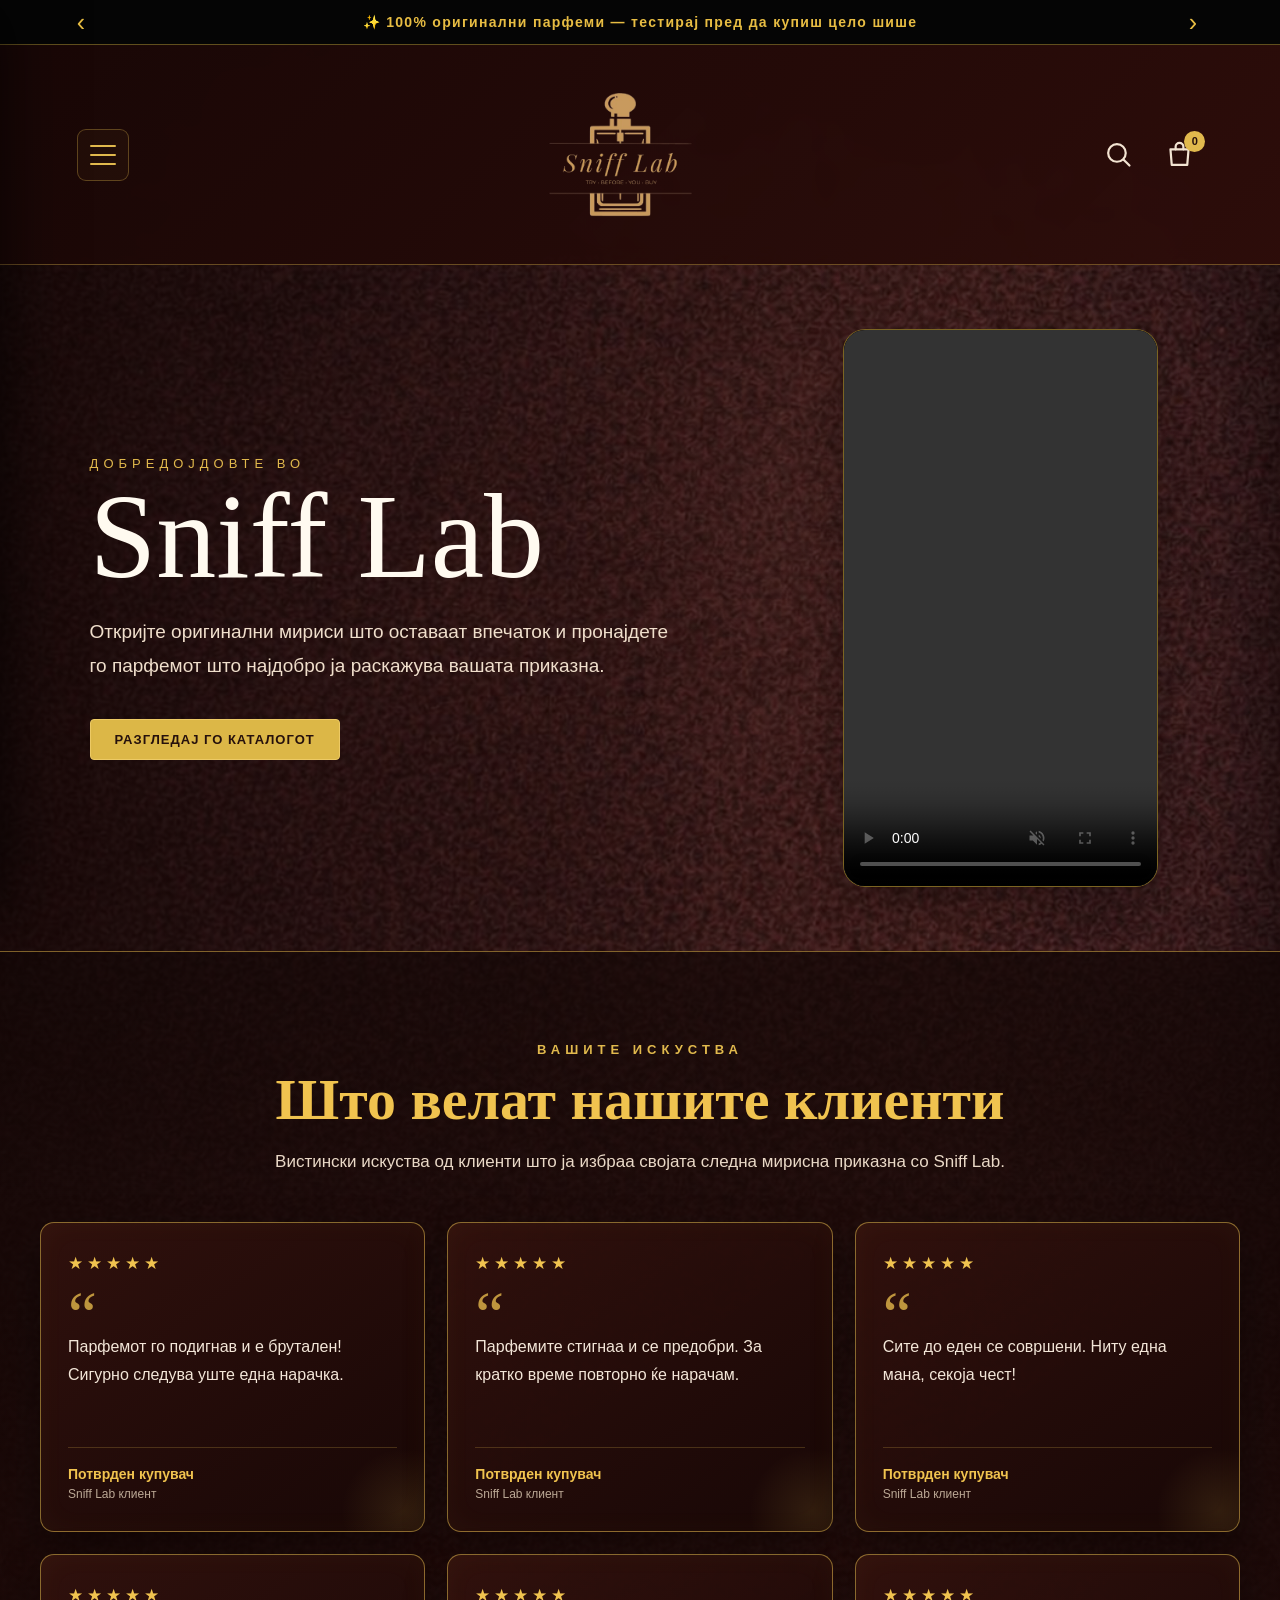
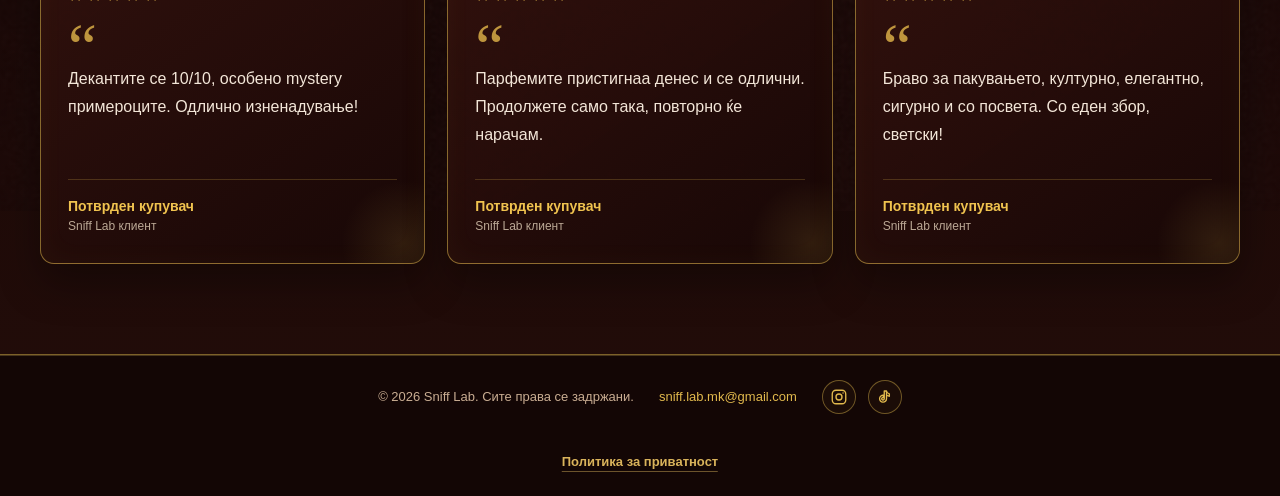
<file: index.html>
<!DOCTYPE html>
<html lang="mk">
<head>
  <!-- Google tag (gtag.js) -->
  <script async src="https://www.googletagmanager.com/gtag/js?id=G-G0SVD7TGZ9"></script>
  <script>
    window.dataLayer = window.dataLayer || [];
    function gtag(){dataLayer.push(arguments);}
    gtag('js', new Date());

    gtag('config', 'G-G0SVD7TGZ9');
  </script>

  <meta charset="UTF-8">

  <meta
    name="viewport"
    content="width=device-width, initial-scale=1.0"
  >

  <title>Sniff Lab | Светот на парфемите</title>

  <meta
    name="description"
    content="Откријте оригинални парфеми во практични decant пакувања со Sniff Lab."
  >

  <link rel="icon" type="image/png" href="logo.png">
  <link rel="apple-touch-icon" href="logo.png">

  <meta property="og:type" content="website">
  <meta property="og:site_name" content="Sniff Lab">

  <meta
    property="og:title"
    content="Sniff Lab | Откриј го твојот совршен мирис"
  >

  <meta
    property="og:description"
    content="100% оригинални парфемски деканти во практични пакувања. Тестирај пред да купиш цело шише."
  >

  <meta
    property="og:url"
    content="https://snifflab.mk/"
  >

  <meta
    property="og:image"
    content="https://snifflab.mk/logo.png"
  >

  <meta
    property="og:image:alt"
    content="Sniff Lab лого"
  >

  <meta
    name="twitter:card"
    content="summary_large_image"
  >

  <meta
    name="twitter:title"
    content="Sniff Lab | Откриј го твојот совршен мирис"
  >

  <meta
    name="twitter:description"
    content="100% оригинални парфемски деканти, тестирај пред да купиш цело шише."
  >

  <meta
    name="twitter:image"
    content="https://snifflab.mk/logo.png"
  >

  <link rel="stylesheet" href="style.css?v=6">
  <link rel="stylesheet" href="components.css?v=4">

  <style>
    .hero.hero-with-video {
      display: grid;
      grid-template-columns: minmax(0, 1fr) minmax(0, 380px);
      align-items: center;
      gap: clamp(32px, 6vw, 100px);
      padding: 64px max(24px, 7vw);
      height: auto;
      min-height: 680px;
      box-sizing: border-box;
    }

    .hero-with-video .hero-content {
      width: 100%;
      max-width: 720px;
      min-width: 0;
      margin: 0;
      padding: 0;
      text-align: left;
    }

    .hero-with-video .hero-video {
      width: 100%;
      max-width: 315px;
      justify-self: center;
      overflow: hidden;
      border: 1px solid rgba(212, 175, 55, 0.55);
      border-radius: 22px;
      background: #100b08;
      box-shadow: 0 18px 50px rgba(0, 0, 0, 0.35);
    }

    .hero-with-video .hero-video video {
      display: block;
      width: 100%;
      height: auto;
      aspect-ratio: 512 / 910;
      object-fit: contain;
      background: #100b08;
    }

    @media (max-width: 760px) {
      .hero.hero-with-video {
        grid-template-columns: minmax(0, 1fr);
        gap: 32px;
        min-height: 0;
        padding: 40px 22px;
      }

      .hero-with-video .hero-content {
        text-align: center;
        justify-self: center;
      }

      .hero-with-video .hero-text {
        margin-left: auto;
        margin-right: auto;
      }

      .hero-with-video .hero-video {
        width: min(100%, 290px);
        border-radius: 18px;
      }
    }
  </style>
</head>

<body>
  <div class="announcement-bar">
    <button
      class="announcement-arrow"
      type="button"
      aria-label="Претходна информација"
    >
      ‹
    </button>

    <p class="announcement-message">
      ✨ 100% оригинални парфеми, тестирај пред да купиш цело шише
    </p>

    <button
      class="announcement-arrow"
      type="button"
      aria-label="Следна информација"
    >
      ›
    </button>
  </div>

  <header class="catalog-header">
    <a href="index.html" class="brand">
      <img src="logo.png" alt="Sniff Lab лого">
    </a>

    <nav
      class="navigation"
      aria-label="Главна навигација"
    >
      <a href="index.html" class="active">
        Почетна
      </a>

      <a href="catalog.html">
        Каталог
      </a>

      <a href="about.html">
        За нас
      </a>

      <a href="delivery.html">
        Испорака
      </a>

      <a href="contact.html">
        Контакт
      </a>

      <a
        href="catalog.html?search=open"
        aria-expanded="false"
      >
        🔍 Search
      </a>

      <a href="cart.html" class="cart-link">
        🛒 Кошничка
        <span class="cart-count">0</span>
      </a>
    </nav>
  </header>

  <main>
    <section class="hero hero-with-video">
      <div class="hero-content">
        <p class="eyebrow">
          Добредојдовте во
        </p>

        <h1>Sniff Lab</h1>

        <p class="hero-text">
          Откријте оригинални мириси што оставаат впечаток
          и пронајдете го парфемот што најдобро ја раскажува
          вашата приказна.
        </p>

        <a
          href="catalog.html"
          class="hero-button"
        >
          Разгледај го каталогот
        </a>
      </div>

      <div class="hero-video">
        <video
          autoplay
          muted
          loop
          playsinline
          controls
          preload="metadata"
          aria-label="Погледнете како ги подготвуваме и пакуваме нарачките во Sniff Lab"
        >
          <source
            src="sniff-lab-pakuvanje.mp4"
            type="video/mp4"
          >
          Вашиот прелистувач не поддржува видео.
        </video>
      </div>
    </section>

    <section
      class="reviews-section"
      aria-labelledby="reviews-title"
    >
      <div class="reviews-heading">
        <p class="eyebrow">
          Вашите искуства
        </p>

        <h2 id="reviews-title">
          Што велат нашите клиенти
        </h2>

        <p>
          Вистински искуства од клиенти што ја избраа
          својата следна мирисна приказна со Sniff Lab.
        </p>
      </div>

      <div class="reviews-grid">
        <article class="review-card">
          <div
            class="review-stars"
            aria-label="Оценка 5 од 5"
          >
            ★★★★★
          </div>

          <span class="review-quote">“</span>

          <p>
            Парфемот го подигнав и е брутален!
            Сигурно следува уште една нарачка.
          </p>

          <footer>
            <strong>Потврден купувач</strong>
            <span>Sniff Lab клиент</span>
          </footer>
        </article>

        <article class="review-card">
          <div
            class="review-stars"
            aria-label="Оценка 5 од 5"
          >
            ★★★★★
          </div>

          <span class="review-quote">“</span>

          <p>
            Парфемите стигнаа и се предобри.
            За кратко време повторно ќе нарачам.
          </p>

          <footer>
            <strong>Потврден купувач</strong>
            <span>Sniff Lab клиент</span>
          </footer>
        </article>

        <article class="review-card">
          <div
            class="review-stars"
            aria-label="Оценка 5 од 5"
          >
            ★★★★★
          </div>

          <span class="review-quote">“</span>

          <p>
            Сите до еден се совршени.
            Ниту една мана, секоја чест!
          </p>

          <footer>
            <strong>Потврден купувач</strong>
            <span>Sniff Lab клиент</span>
          </footer>
        </article>

        <article class="review-card">
          <div
            class="review-stars"
            aria-label="Оценка 5 од 5"
          >
            ★★★★★
          </div>

          <span class="review-quote">“</span>

          <p>
            Декантите се 10/10, особено mystery примероците.
            Одлично изненадување!
          </p>

          <footer>
            <strong>Потврден купувач</strong>
            <span>Sniff Lab клиент</span>
          </footer>
        </article>

        <article class="review-card">
          <div
            class="review-stars"
            aria-label="Оценка 5 од 5"
          >
            ★★★★★
          </div>

          <span class="review-quote">“</span>

          <p>
            Парфемите пристигнаа денес и се одлични.
            Продолжете само така, повторно ќе нарачам.
          </p>

          <footer>
            <strong>Потврден купувач</strong>
            <span>Sniff Lab клиент</span>
          </footer>
        </article>

        <article class="review-card">
          <div
            class="review-stars"
            aria-label="Оценка 5 од 5"
          >
            ★★★★★
          </div>

          <span class="review-quote">“</span>

          <p>
            Браво за пакувањето, културно, елегантно,
            сигурно и со посвета. Со еден збор, светски!
          </p>

          <footer>
            <strong>Потврден купувач</strong>
            <span>Sniff Lab клиент</span>
          </footer>
        </article>
      </div>
    </section>
  </main>

  <footer class="footer">
    <p>
      &copy; 2026 Sniff Lab. Сите права се задржани.
    </p>

    <a href="mailto:sniff.lab.mk@gmail.com">
      sniff.lab.mk@gmail.com
    </a>

    <a href="privacy.html">
      Политика за приватност
    </a>
  </footer>

  <script src="site.js?v=6"></script>
</body>
</html>
</file>
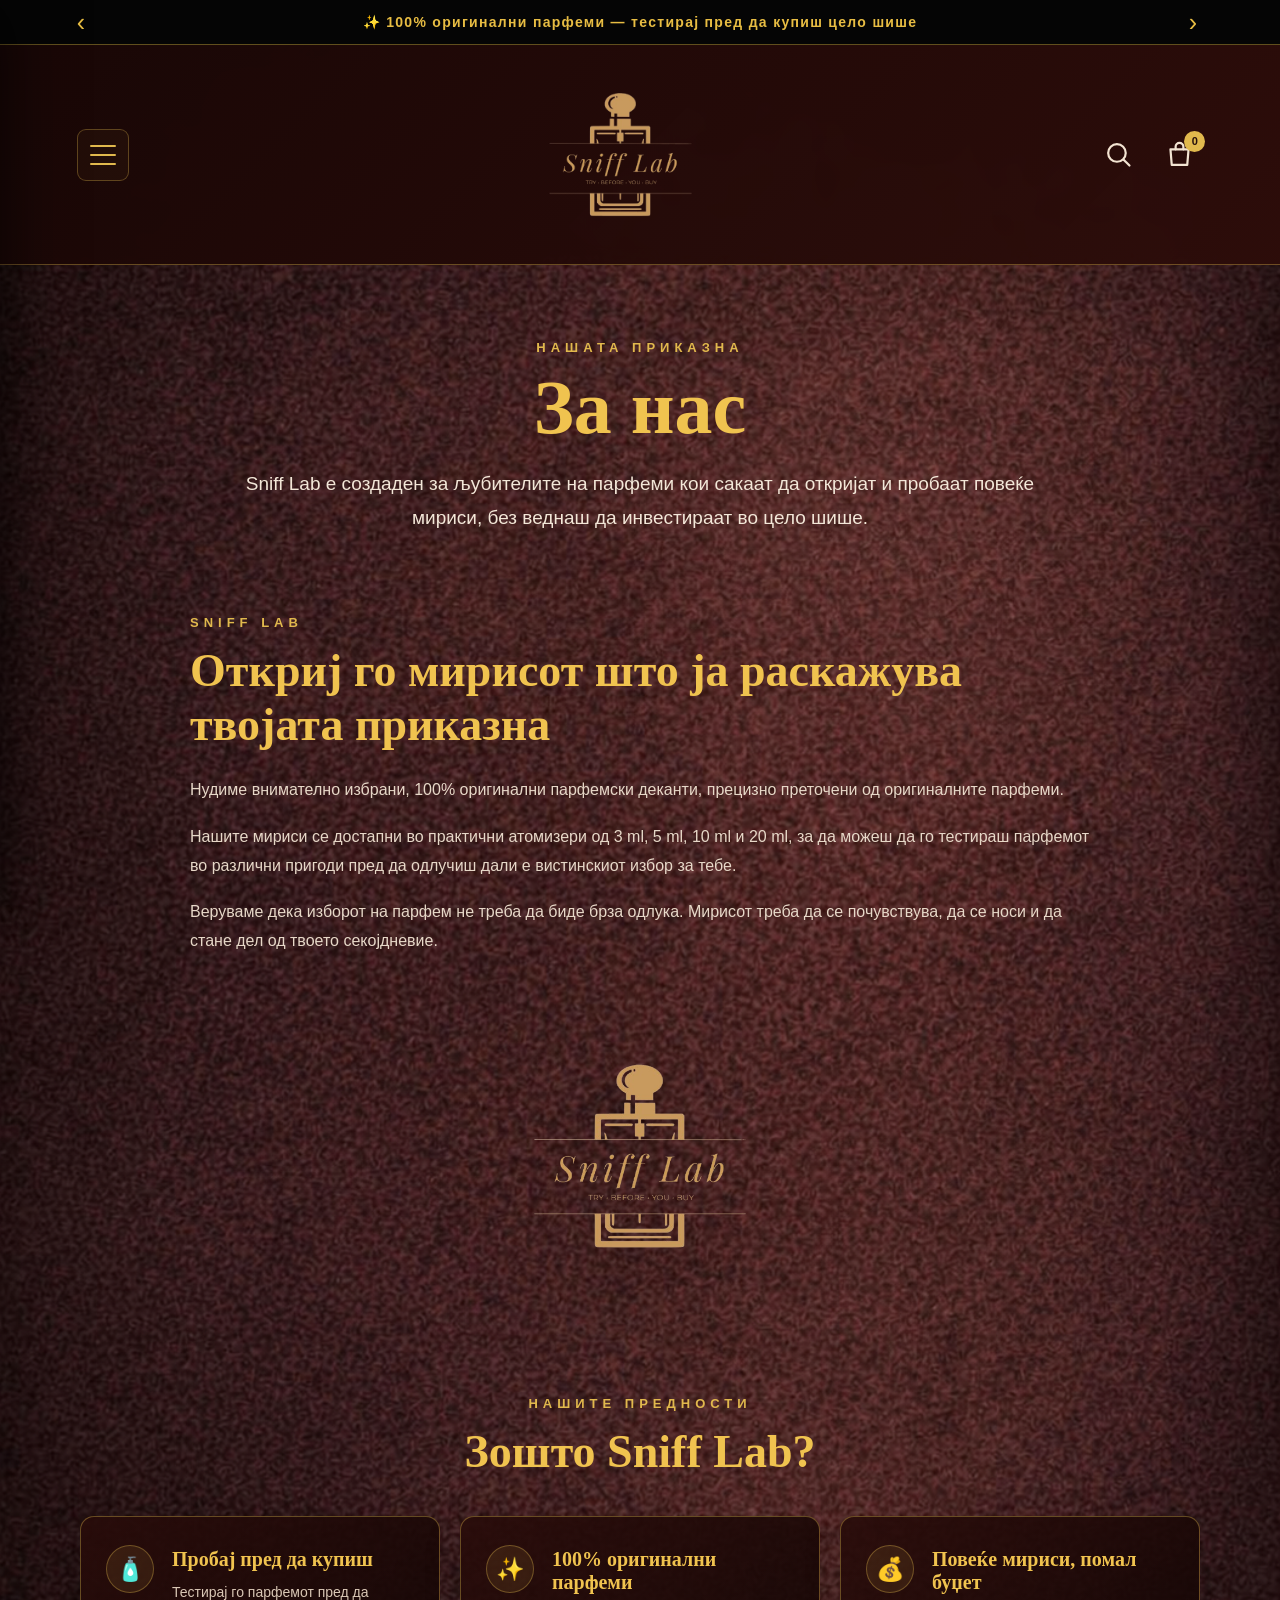
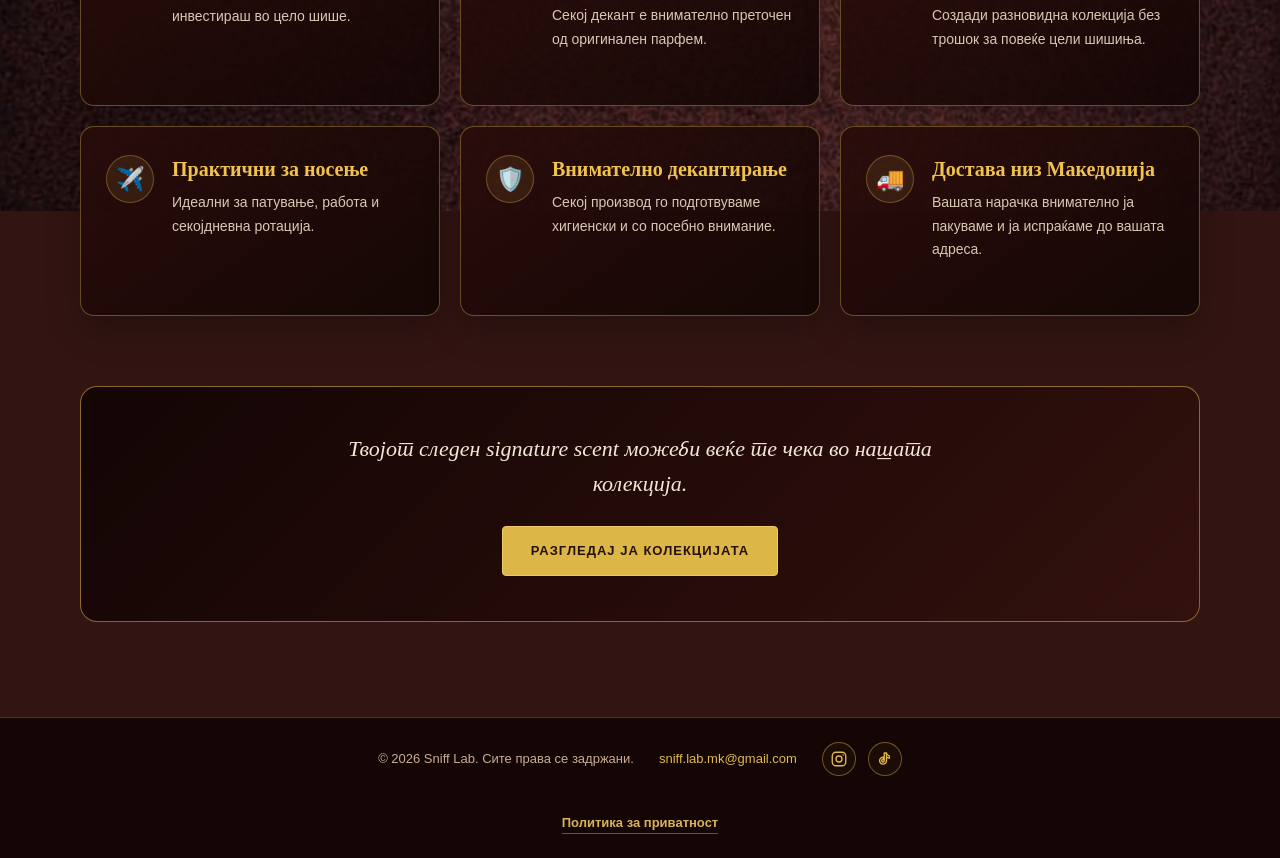
<file: about.html>
<!DOCTYPE html>
<html lang="mk">
<head>
  <!-- Google tag (gtag.js) -->
  <script async src="https://www.googletagmanager.com/gtag/js?id=G-G0SVD7TGZ9"></script>
  <script>
    window.dataLayer = window.dataLayer || [];
    function gtag(){dataLayer.push(arguments);}
    gtag('js', new Date());

    gtag('config', 'G-G0SVD7TGZ9');
  </script>

  <meta charset="UTF-8">

  <meta
    name="viewport"
    content="width=device-width, initial-scale=1.0"
  >

  <title>За нас | Sniff Lab</title>

  <meta
    name="description"
    content="Запознајте го Sniff Lab — оригинални парфемски деканти за полесно откривање на вашиот совршен мирис."
  >
  <link rel="icon" type="image/png" href="logo.png">
  <link rel="apple-touch-icon" href="logo.png">
  <link rel="stylesheet" href="style.css?v=4">
  <link rel="stylesheet" href="components.css?v=2">
  <link rel="stylesheet" href="about.css?v=2">
</head>

<body>
  <div class="announcement-bar">
    <button
      class="announcement-arrow"
      type="button"
      aria-label="Претходна информација"
    >
      ‹
    </button>

    <p class="announcement-message">
      ✨ 100% оригинални парфеми — тестирај пред да купиш цело шише
    </p>

    <button
      class="announcement-arrow"
      type="button"
      aria-label="Следна информација"
    >
      ›
    </button>
  </div>

  <header class="details-header">
    <a href="index.html" class="brand">
      <img src="logo.png" alt="Sniff Lab лого">
    </a>

    <nav
      class="navigation"
      aria-label="Главна навигација"
    >
      <a href="index.html">Почетна</a>
      <a href="catalog.html">Каталог</a>
      <a href="about.html" class="active">За нас</a>
      <a href="delivery.html">Испорака</a>
      <a href="contact.html">Контакт</a>

      <a
        href="catalog.html?search=open"
        aria-expanded="false"
      >
        🔍 Search
      </a>

      <a href="cart.html" class="cart-link">
        🛒 Кошничка
        <span class="cart-count">0</span>
      </a>
    </nav>
  </header>

  <main class="about-main">
    <section class="about-hero">
      <p class="about-eyebrow">
        НАШАТА ПРИКАЗНА
      </p>

      <h1>За нас</h1>

      <p class="about-intro">
        Sniff Lab е создаден за љубителите на парфеми
        кои сакаат да откријат и пробаат повеќе мириси,
        без веднаш да инвестираат во цело шише.
      </p>
    </section>

    <section class="about-story">
      <div class="about-story-content">
        <p class="section-label">
          SNIFF LAB
        </p>

        <h2>Откриј го мирисот што ја раскажува твојата приказна</h2>

        <p>
          Нудиме внимателно избрани, 100% оригинални
          парфемски деканти, прецизно преточени од
          оригиналните парфеми.
        </p>

        <p>
          Нашите мириси се достапни во практични
          атомизери од 3 ml, 5 ml, 10 ml и 20 ml,
          за да можеш да го тестираш парфемот во
          различни пригоди пред да одлучиш дали е
          вистинскиот избор за тебе.
        </p>

        <p>
          Веруваме дека изборот на парфем не треба да
          биде брза одлука. Мирисот треба да се почувствува,
          да се носи и да стане дел од твоето секојдневие.
        </p>
      </div>

      <div class="about-logo-card">
        <img src="logo.png" alt="Sniff Lab">
      </div>
    </section>

    <section class="why-us">
      <div class="why-us-heading">
        <p class="section-label">
          НАШИТЕ ПРЕДНОСТИ
        </p>

        <h2>Зошто Sniff Lab?</h2>
      </div>

      <div class="benefits-grid">
        <article class="benefit-card">
          <span class="benefit-icon">🧴</span>

          <div>
            <h3>Пробај пред да купиш</h3>

            <p>
              Тестирај го парфемот пред да инвестираш
              во цело шише.
            </p>
          </div>
        </article>

        <article class="benefit-card">
          <span class="benefit-icon">✨</span>

          <div>
            <h3>100% оригинални парфеми</h3>

            <p>
              Секој декант е внимателно преточен
              од оригинален парфем.
            </p>
          </div>
        </article>

        <article class="benefit-card">
          <span class="benefit-icon">💰</span>

          <div>
            <h3>Повеќе мириси, помал буџет</h3>

            <p>
              Создади разновидна колекција без трошок
              за повеќе цели шишиња.
            </p>
          </div>
        </article>

        <article class="benefit-card">
          <span class="benefit-icon">✈️</span>

          <div>
            <h3>Практични за носење</h3>

            <p>
              Идеални за патување, работа и
              секојдневна ротација.
            </p>
          </div>
        </article>

        <article class="benefit-card">
          <span class="benefit-icon">🛡️</span>

          <div>
            <h3>Внимателно декантирање</h3>

            <p>
              Секој производ го подготвуваме хигиенски
              и со посебно внимание.
            </p>
          </div>
        </article>

        <article class="benefit-card">
          <span class="benefit-icon">🚚</span>

          <div>
            <h3>Достава низ Македонија</h3>

            <p>
              Вашата нарачка внимателно ја пакуваме
              и ја испраќаме до вашата адреса.
            </p>
          </div>
        </article>
      </div>
    </section>

    <section class="about-cta">
      <p>
        Твојот следен signature scent можеби веќе
        те чека во нашата колекција.
      </p>

      <a
        href="catalog.html"
        class="primary-button"
      >
        Разгледај ја колекцијата
      </a>
    </section>
  </main>

  <footer class="footer">
    <p>
      &copy; 2026 Sniff Lab. Сите права се задржани.
    </p>

    <a href="mailto:sniff.lab.mk@gmail.com">
      sniff.lab.mk@gmail.com
    </a>

    <a href="privacy.html">
      Политика за приватност
    </a>
  </footer>

  <script src="site.js?v=6"></script>
</body>
</html>
</file>
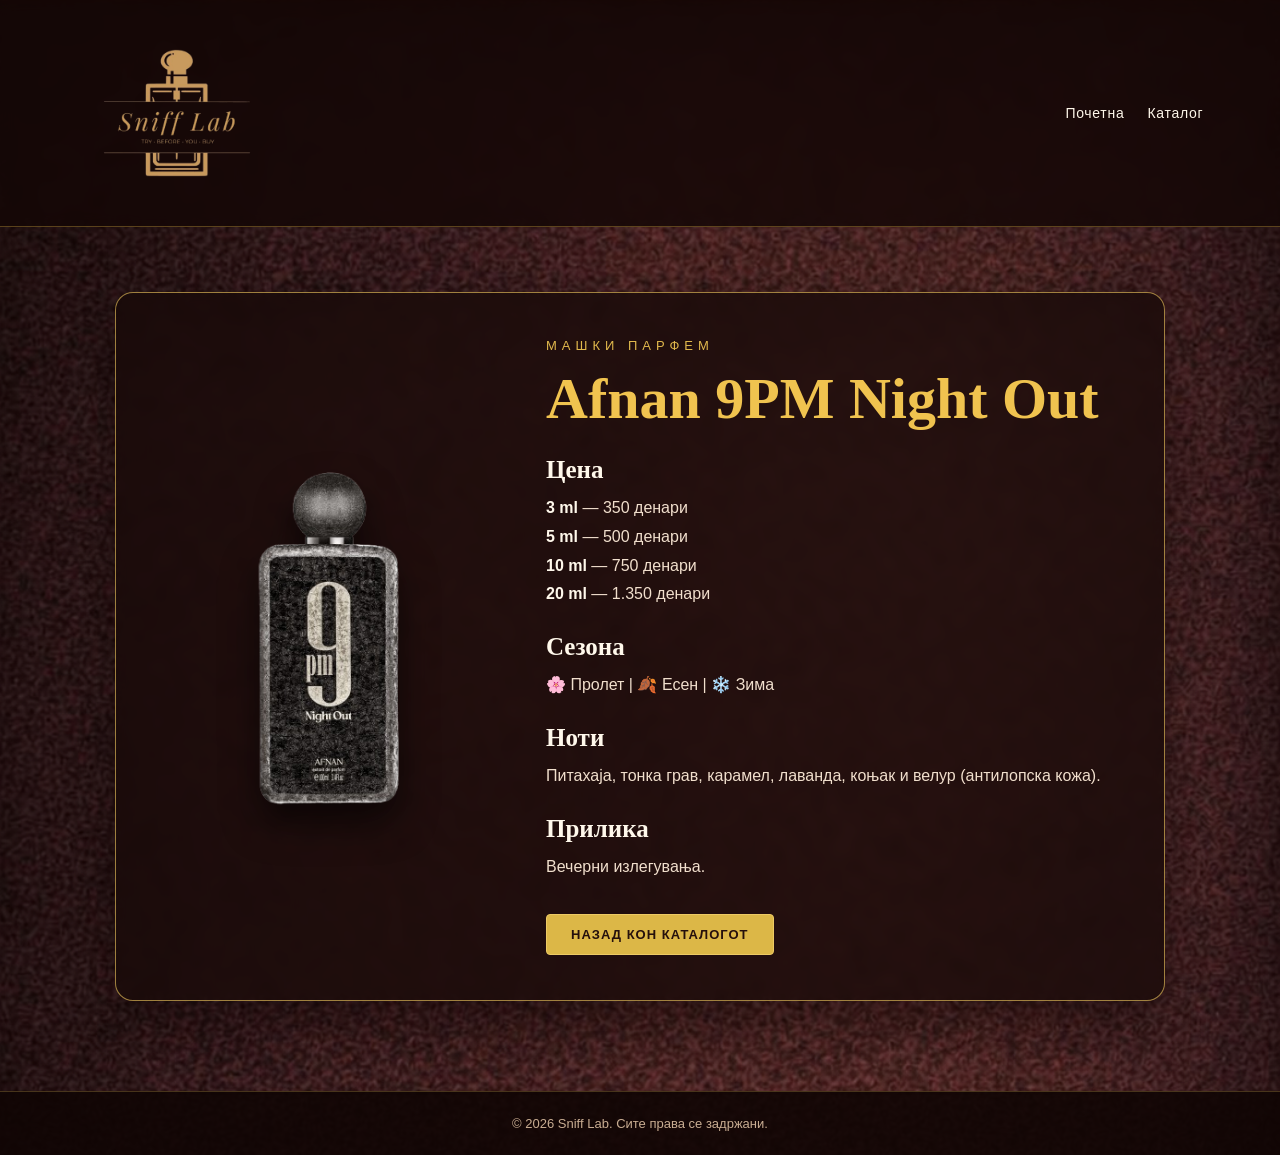
<file: afnan-9pm-nightout.html>
<!DOCTYPE html>
<html lang="mk">
<head>
  <meta charset="UTF-8">
  <meta name="viewport" content="width=device-width, initial-scale=1.0">

  <title>Afnan 9PM Night Out | Sniff Lab</title>

  <meta
    name="description"
    content="Цени, сезона, ноти и информации за Afnan 9PM Night Out."
  >

  <link rel="stylesheet" href="style.css?v=3">
</head>

<body>
  <header class="details-header">
    <a href="index.html" class="brand">
      <img src="logo.png" alt="Sniff Lab лого">
    </a>

    <nav class="navigation" aria-label="Главна навигација">
      <a href="index.html">Почетна</a>
      <a href="catalog.html">Каталог</a>
    </nav>
  </header>

  <main class="details-main">
    <article class="perfume-details">
      <div class="details-image">
        <img
          src="afnan-9pm-nightout.png"
          alt="Afnan 9PM Night Out парфем"
        >
      </div>

      <div class="details-content">
        <p class="eyebrow">Машки парфем</p>
        <h1>Afnan 9PM Night Out</h1>

        <section class="details-section">
          <h2>Цена</h2>

          <ul class="price-list">
            <li><strong>3 ml</strong> — 350 денари</li>
            <li><strong>5 ml</strong> — 500 денари</li>
            <li><strong>10 ml</strong> — 750 денари</li>
            <li><strong>20 ml</strong> — 1.350 денари</li>
          </ul>
        </section>

        <section class="details-section">
          <h2>Сезона</h2>
          <p>🌸 Пролет | 🍂 Есен | ❄️ Зима</p>
        </section>

        <section class="details-section">
          <h2>Ноти</h2>
          <p>
            Питахаја, тонка грав, карамел, лаванда,
            коњак и велур (антилопска кожа).
          </p>
        </section>

        <section class="details-section">
          <h2>Прилика</h2>
          <p>Вечерни излегувања.</p>
        </section>

        <a href="catalog.html" class="back-button">
          Назад кон каталогот
        </a>
      </div>
    </article>
  </main>

  <footer class="footer">
    <p>&copy; 2026 Sniff Lab. Сите права се задржани.</p>
  </footer>
</body>
</html>
</file>
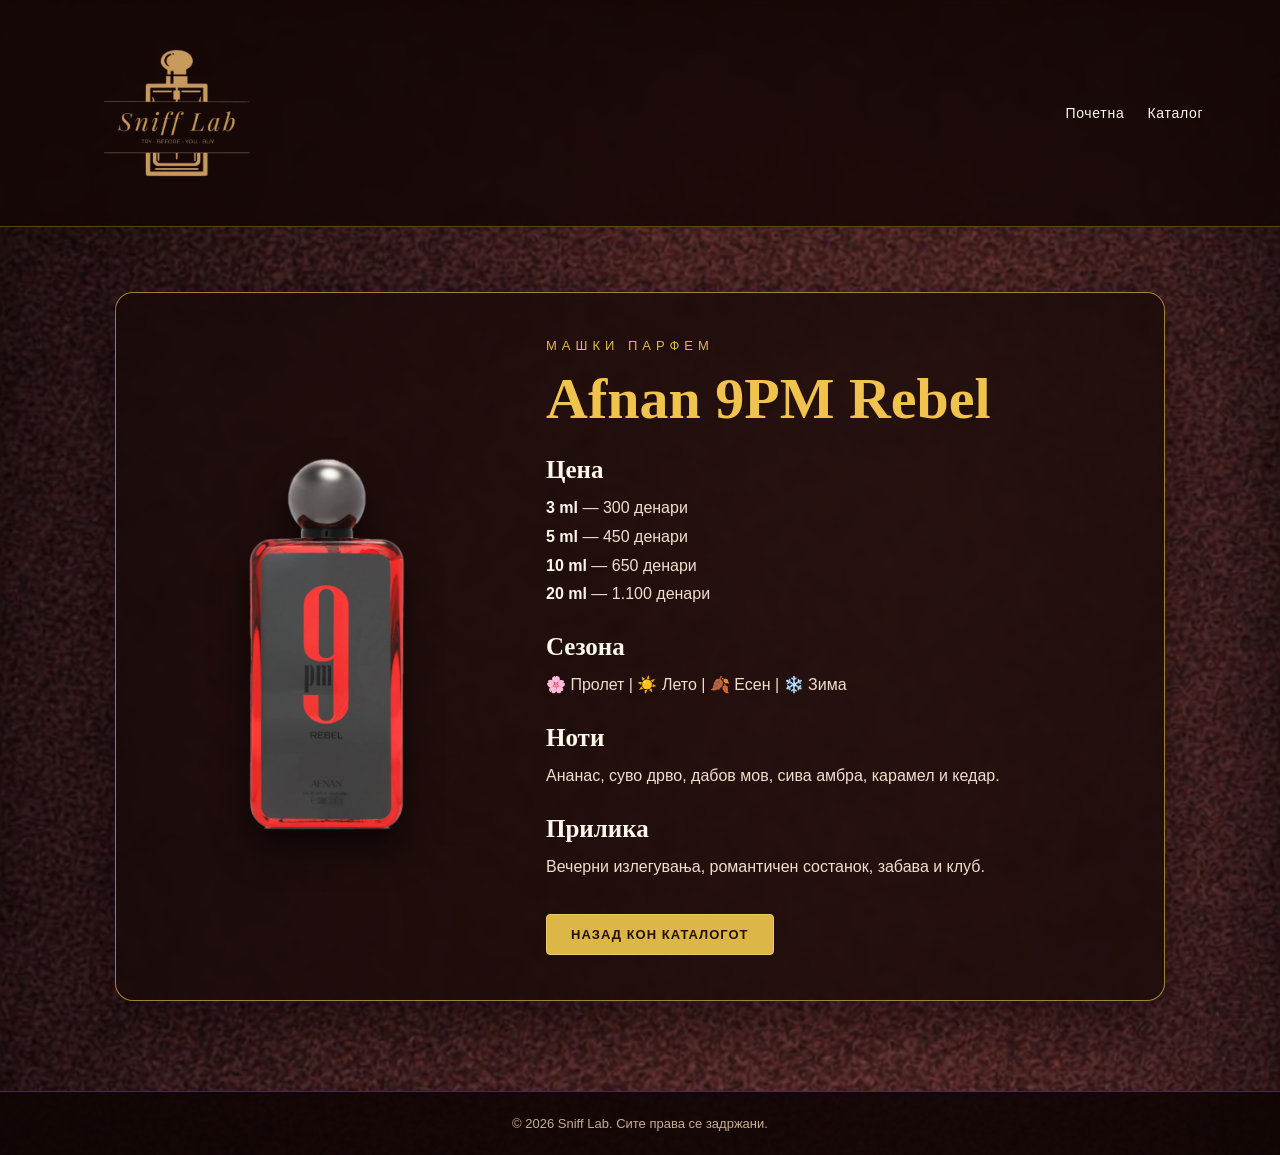
<file: afnan-9pm-rebel.html>
<!DOCTYPE html>
<html lang="mk">
<head>
  <meta charset="UTF-8">
  <meta name="viewport" content="width=device-width, initial-scale=1.0">

  <title>Afnan 9PM Rebel | Sniff Lab</title>

  <meta
    name="description"
    content="Цени, сезона, ноти и информации за Afnan 9PM Rebel."
  >

  <link rel="stylesheet" href="style.css?v=3">
</head>

<body>
  <header class="details-header">
    <a href="index.html" class="brand">
      <img src="logo.png" alt="Sniff Lab лого">
    </a>

    <nav class="navigation" aria-label="Главна навигација">
      <a href="index.html">Почетна</a>
      <a href="catalog.html">Каталог</a>
    </nav>
  </header>

  <main class="details-main">
    <article class="perfume-details">
      <div class="details-image">
        <img
          src="afnan-9pm-rebel.png"
          alt="Afnan 9PM Rebel парфем"
        >
      </div>

      <div class="details-content">
        <p class="eyebrow">Машки парфем</p>
        <h1>Afnan 9PM Rebel</h1>

        <section class="details-section">
          <h2>Цена</h2>

          <ul class="price-list">
            <li><strong>3 ml</strong> — 300 денари</li>
            <li><strong>5 ml</strong> — 450 денари</li>
            <li><strong>10 ml</strong> — 650 денари</li>
            <li><strong>20 ml</strong> — 1.100 денари</li>
          </ul>
        </section>

        <section class="details-section">
          <h2>Сезона</h2>

          <p>
            🌸 Пролет | ☀️ Лето | 🍂 Есен | ❄️ Зима
          </p>
        </section>

        <section class="details-section">
          <h2>Ноти</h2>

          <p>
            Ананас, суво дрво, дабов мов, сива амбра,
            карамел и кедар.
          </p>
        </section>

        <section class="details-section">
          <h2>Прилика</h2>

          <p>
            Вечерни излегувања, романтичен состанок,
            забава и клуб.
          </p>
        </section>

        <a href="catalog.html" class="back-button">
          Назад кон каталогот
        </a>
      </div>
    </article>
  </main>

  <footer class="footer">
    <p>&copy; 2026 Sniff Lab. Сите права се задржани.</p>
  </footer>
</body>
</html>
</file>
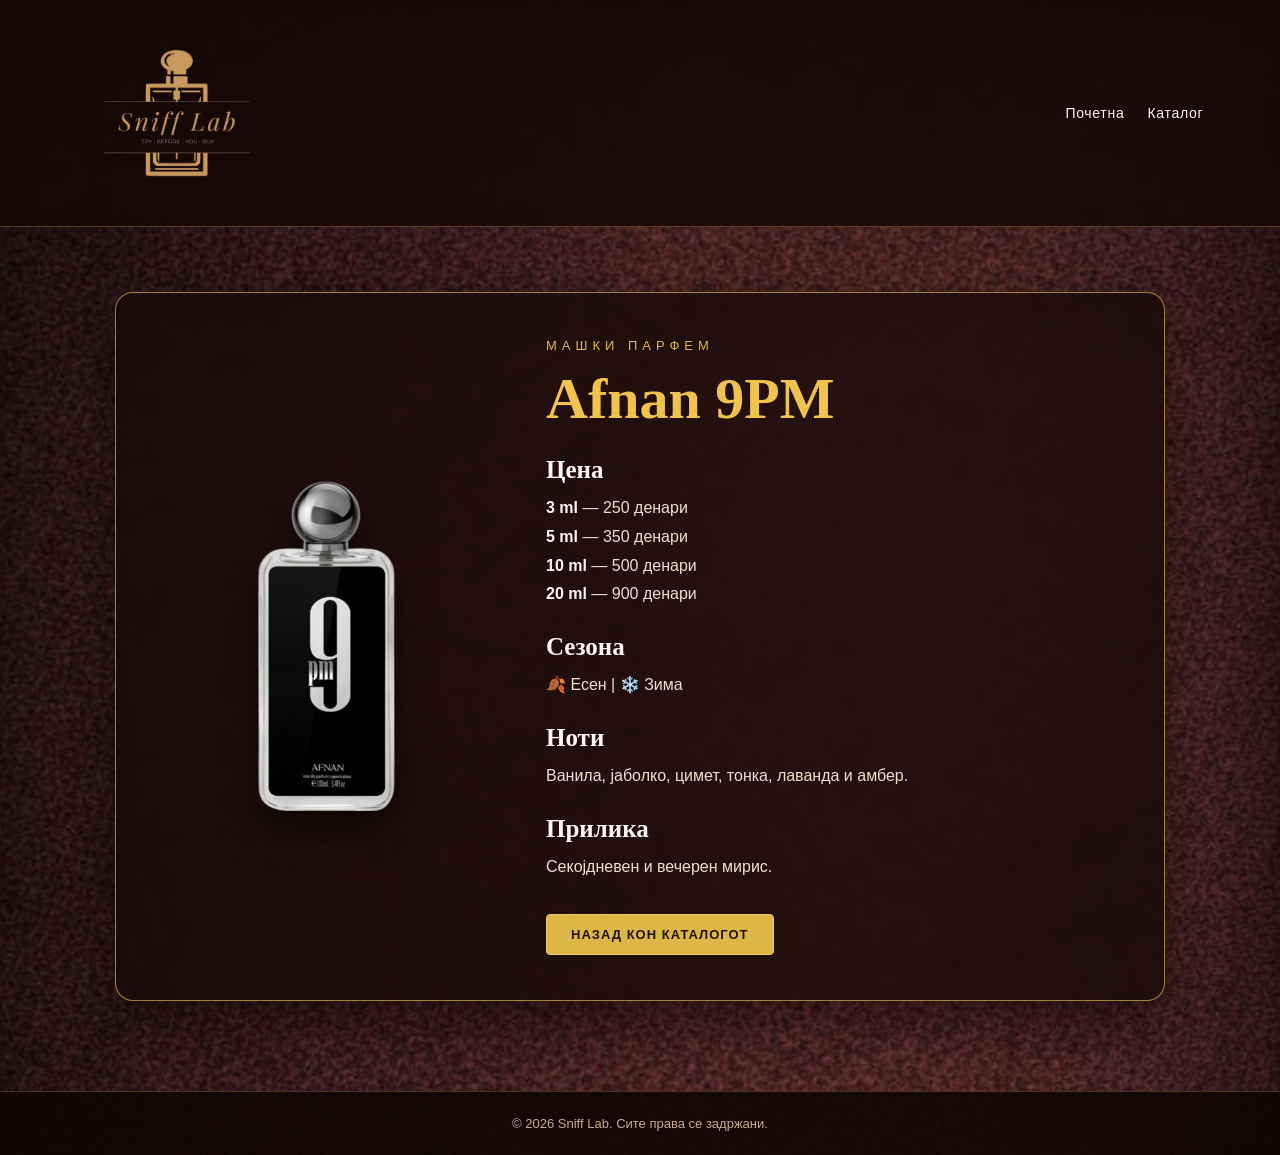
<file: afnan-9pm.html>
<!DOCTYPE html>
<html lang="mk">
<head>
  <meta charset="UTF-8">
  <meta name="viewport" content="width=device-width, initial-scale=1.0">

  <title>Afnan 9PM | Sniff Lab</title>

  <meta
    name="description"
    content="Цени, сезона, ноти и информации за Afnan 9PM."
  >

  <link rel="stylesheet" href="style.css?v=2">
</head>

<body>
  <header class="details-header">
    <a href="index.html" class="brand">
      <img src="logo.png" alt="Sniff Lab лого">
    </a>

    <nav class="navigation" aria-label="Главна навигација">
      <a href="index.html">Почетна</a>
      <a href="catalog.html">Каталог</a>
    </nav>
  </header>

  <main class="details-main">
    <article class="perfume-details">
      <div class="details-image">
        <img
          src="afnan-9pm.png"
          alt="Afnan 9PM парфем"
        >
      </div>

      <div class="details-content">
        <p class="eyebrow">Машки парфем</p>
        <h1>Afnan 9PM</h1>

        <section class="details-section">
          <h2>Цена</h2>

          <ul class="price-list">
            <li><strong>3 ml</strong> — 250 денари</li>
            <li><strong>5 ml</strong> — 350 денари</li>
            <li><strong>10 ml</strong> — 500 денари</li>
            <li><strong>20 ml</strong> — 900 денари</li>
          </ul>
        </section>

        <section class="details-section">
          <h2>Сезона</h2>
          <p>🍂 Есен | ❄️ Зима</p>
        </section>

        <section class="details-section">
          <h2>Ноти</h2>
          <p>
            Ванила, јаболко, цимет, тонка,
            лаванда и амбер.
          </p>
        </section>

        <section class="details-section">
          <h2>Прилика</h2>
          <p>Секојдневен и вечерен мирис.</p>
        </section>

        <a href="catalog.html" class="back-button">
          Назад кон каталогот
        </a>
      </div>
    </article>
  </main>

  <footer class="footer">
    <p>&copy; 2026 Sniff Lab. Сите права се задржани.</p>
  </footer>
</body>
</html>
</file>
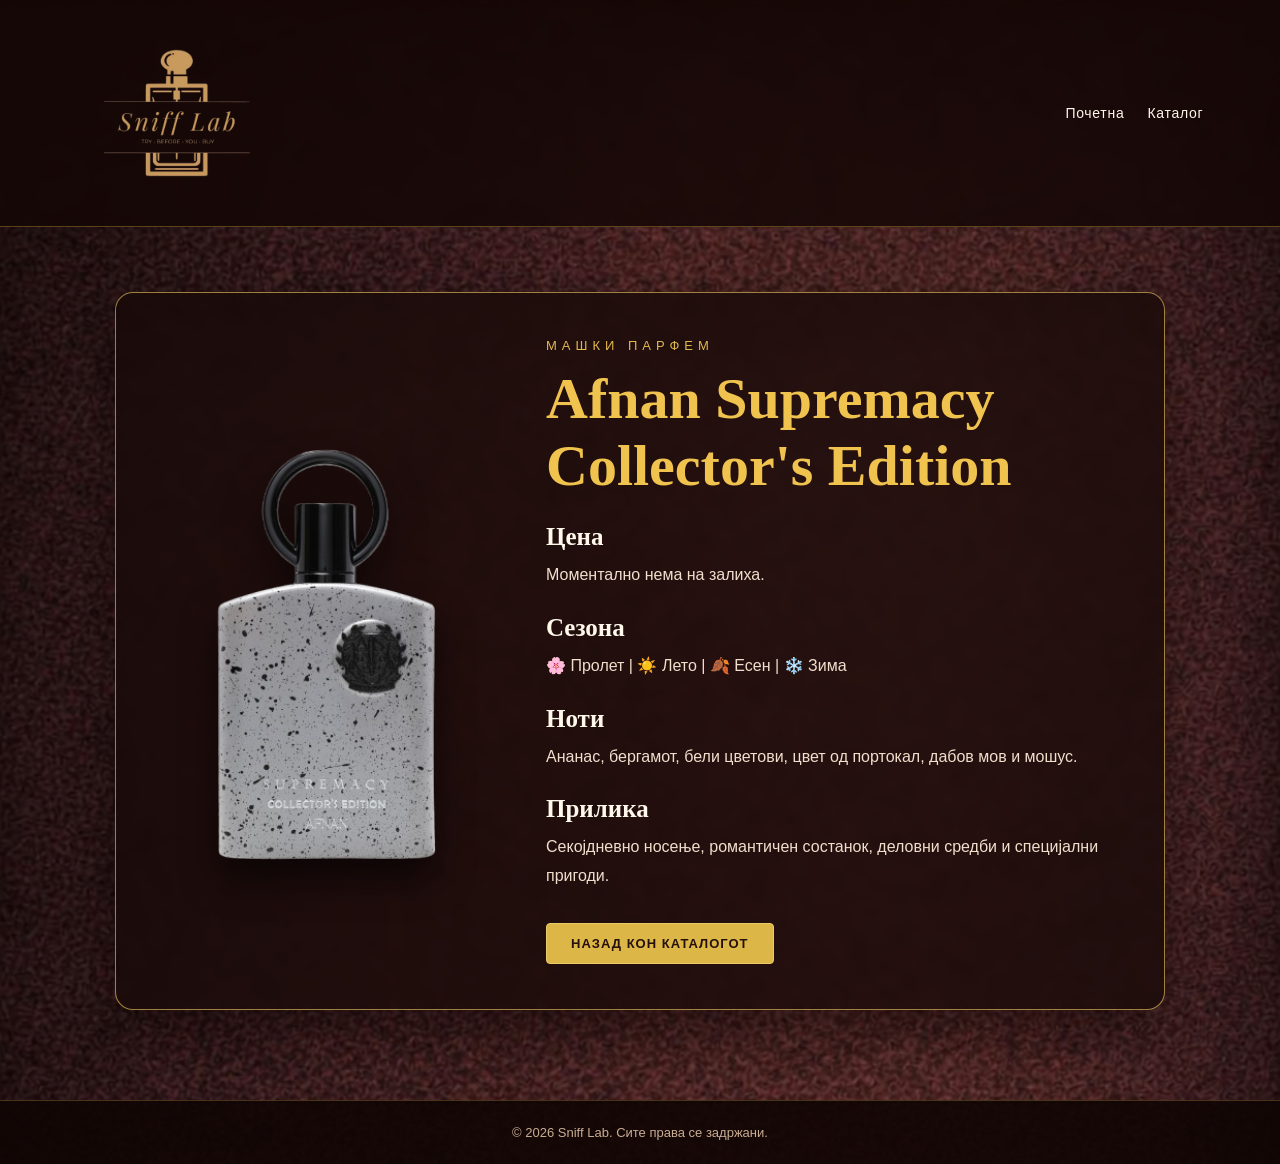
<file: afnan-supremacy-collectors-edition.html>
<!DOCTYPE html>
<html lang="mk">
<head>
  <meta charset="UTF-8">
  <meta name="viewport" content="width=device-width, initial-scale=1.0">

  <title>Afnan Supremacy Collector's Edition | Sniff Lab</title>

  <meta
    name="description"
    content="Цени, сезона, ноти и информации за Afnan Supremacy Collector's Edition."
  >

  <link rel="stylesheet" href="style.css?v=3">
</head>

<body>
  <header class="details-header">
    <a href="index.html" class="brand">
      <img src="logo.png" alt="Sniff Lab лого">
    </a>

    <nav class="navigation" aria-label="Главна навигација">
      <a href="index.html">Почетна</a>
      <a href="catalog.html">Каталог</a>
    </nav>
  </header>

  <main class="details-main">
    <article class="perfume-details">
      <div class="details-image">
        <img
          src="afnan-supremacy-collectors-edition.webp"
          alt="Afnan Supremacy Collector's Edition парфем"
        >
      </div>

      <div class="details-content">
        <p class="eyebrow">Машки парфем</p>
        <h1>Afnan Supremacy Collector's Edition</h1>

        <section class="details-section">
          <h2>Цена</h2>

          <p class="stock-message">Моментално нема на залиха.</p>
        </section>

        <section class="details-section">
          <h2>Сезона</h2>

          <p>
            🌸 Пролет | ☀️ Лето | 🍂 Есен | ❄️ Зима
          </p>
        </section>

        <section class="details-section">
          <h2>Ноти</h2>

          <p>
            Ананас, бергамот, бели цветови,
            цвет од портокал, дабов мов и мошус.
          </p>
        </section>

        <section class="details-section">
          <h2>Прилика</h2>

          <p>
            Секојдневно носење, романтичен состанок,
            деловни средби и специјални пригоди.
          </p>
        </section>

        <a href="catalog.html" class="back-button">
          Назад кон каталогот
        </a>
      </div>
    </article>
  </main>

  <footer class="footer">
    <p>&copy; 2026 Sniff Lab. Сите права се задржани.</p>
  </footer>
</body>
</html>
</file>
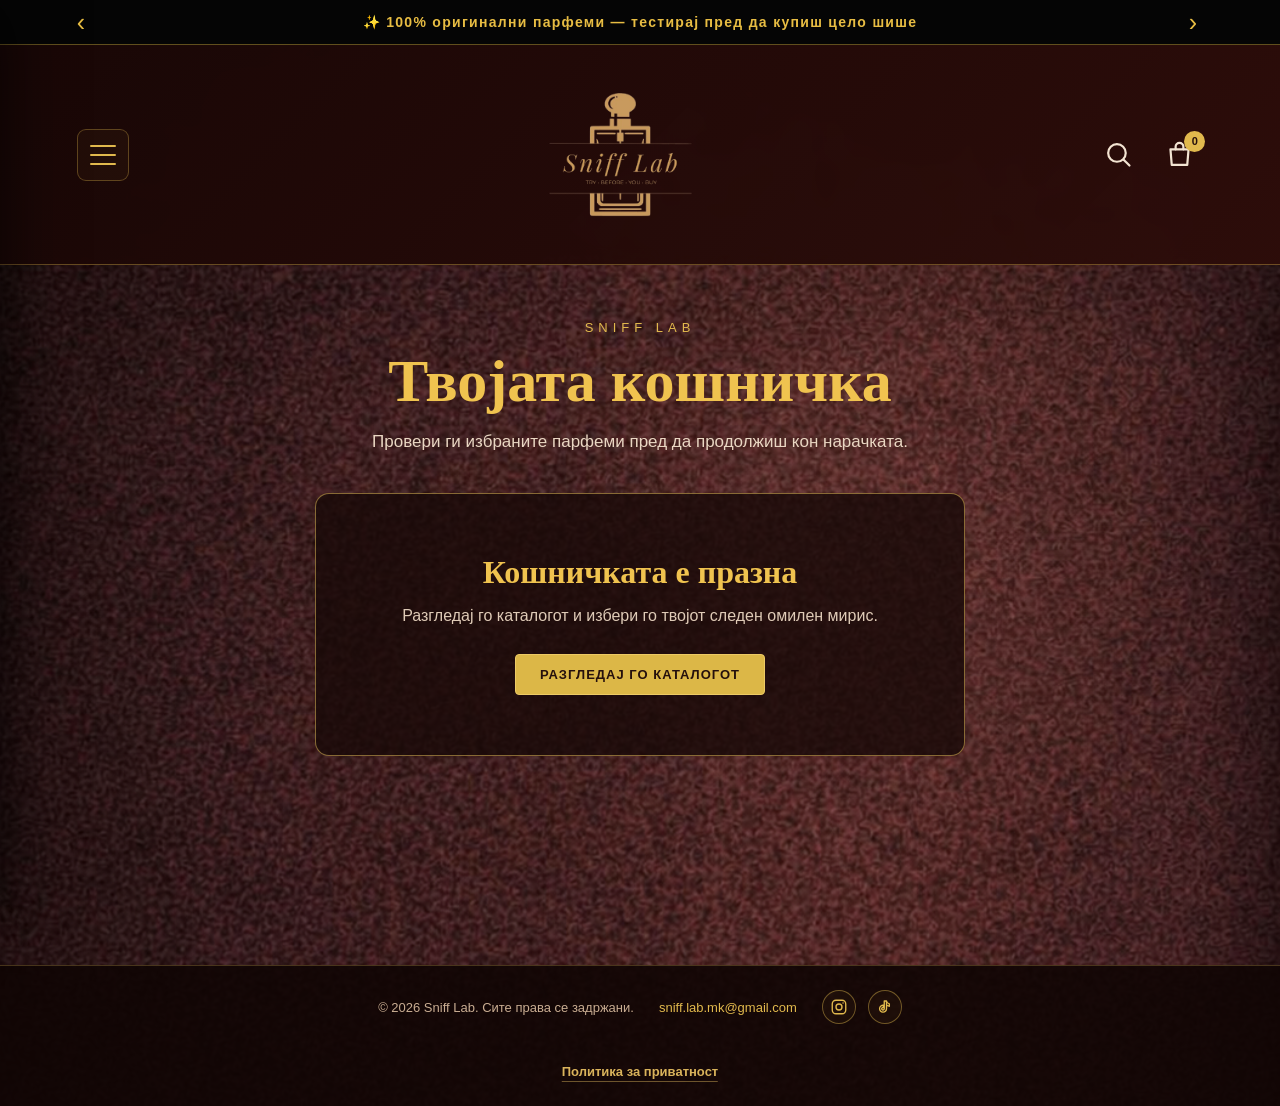
<file: cart.html>
<!DOCTYPE html>
<html lang="mk">
<head>
  <!-- Google tag (gtag.js) -->
  <script async src="https://www.googletagmanager.com/gtag/js?id=G-G0SVD7TGZ9"></script>
  <script>
    window.dataLayer = window.dataLayer || [];
    function gtag(){dataLayer.push(arguments);}
    gtag('js', new Date());

    gtag('config', 'G-G0SVD7TGZ9');
  </script>

  <meta charset="UTF-8">
  <meta name="viewport" content="width=device-width, initial-scale=1.0">

  <title>Кошничка | Sniff Lab</title>

  <meta
    name="description"
    content="Прегледајте ги избраните парфеми во вашата Sniff Lab кошничка."
  >
  <link rel="icon" type="image/png" href="logo.png">
  <link rel="apple-touch-icon" href="logo.png">
  <link rel="stylesheet" href="style.css?v=4">
  <link rel="stylesheet" href="components.css?v=1">
  <link rel="stylesheet" href="cart.css?v=1">
</head>

<body>
  <div class="announcement-bar">
    <button
      class="announcement-arrow"
      type="button"
      aria-label="Претходна информација"
    >
      ‹
    </button>

    <p class="announcement-message">
      ✨ 100% оригинални парфеми — тестирај пред да купиш цело шише
    </p>

    <button
      class="announcement-arrow"
      type="button"
      aria-label="Следна информација"
    >
      ›
    </button>
  </div>

  <header class="catalog-header">
    <a href="index.html" class="brand">
      <img src="logo.png" alt="Sniff Lab лого">
    </a>

    <nav class="navigation" aria-label="Главна навигација">
      <a href="index.html">Почетна</a>
      <a href="catalog.html">Каталог</a>
      <a href="about.html">За нас</a>
      <a href="delivery.html">Испорака</a>
      <a href="contact.html">Контакт</a>

      <a href="catalog.html?search=open">
        🔍 Search
      </a>

      <a href="cart.html" class="cart-link active">
        🛒 Кошничка
        <span class="cart-count">0</span>
      </a>
    </nav>
  </header>

  <main class="cart-main">
    <section class="cart-heading">
      <p class="eyebrow">Sniff Lab</p>
      <h1>Твојата кошничка</h1>
      <p>
        Провери ги избраните парфеми пред да продолжиш
        кон нарачката.
      </p>
    </section>

    <div class="cart-layout">
      <section
        id="cart-items"
        class="cart-items"
        aria-label="Производи во кошничката"
      ></section>

      <aside
        id="cart-summary"
        class="cart-summary"
        aria-label="Преглед на нарачката"
      ></aside>
    </div>

    <section id="empty-cart" class="empty-cart" hidden>
      <h2>Кошничката е празна</h2>

      <p>
        Разгледај го каталогот и избери го твојот
        следен омилен мирис.
      </p>

      <a href="catalog.html" class="primary-button">
        Разгледај го каталогот
      </a>
    </section>
  </main>

  <footer class="footer">
    <p>&copy; 2026 Sniff Lab. Сите права се задржани.</p>

    <a href="mailto:sniff.lab.mk@gmail.com">
      sniff.lab.mk@gmail.com
    </a>

    <a href="privacy.html">
      Политика за приватност
    </a>
  </footer>

  <script src="site.js?v=6"></script>
  <script src="products.js?v=48"></script>
  <script src="cart.js?v=11"></script>
</body>
</html>
</file>
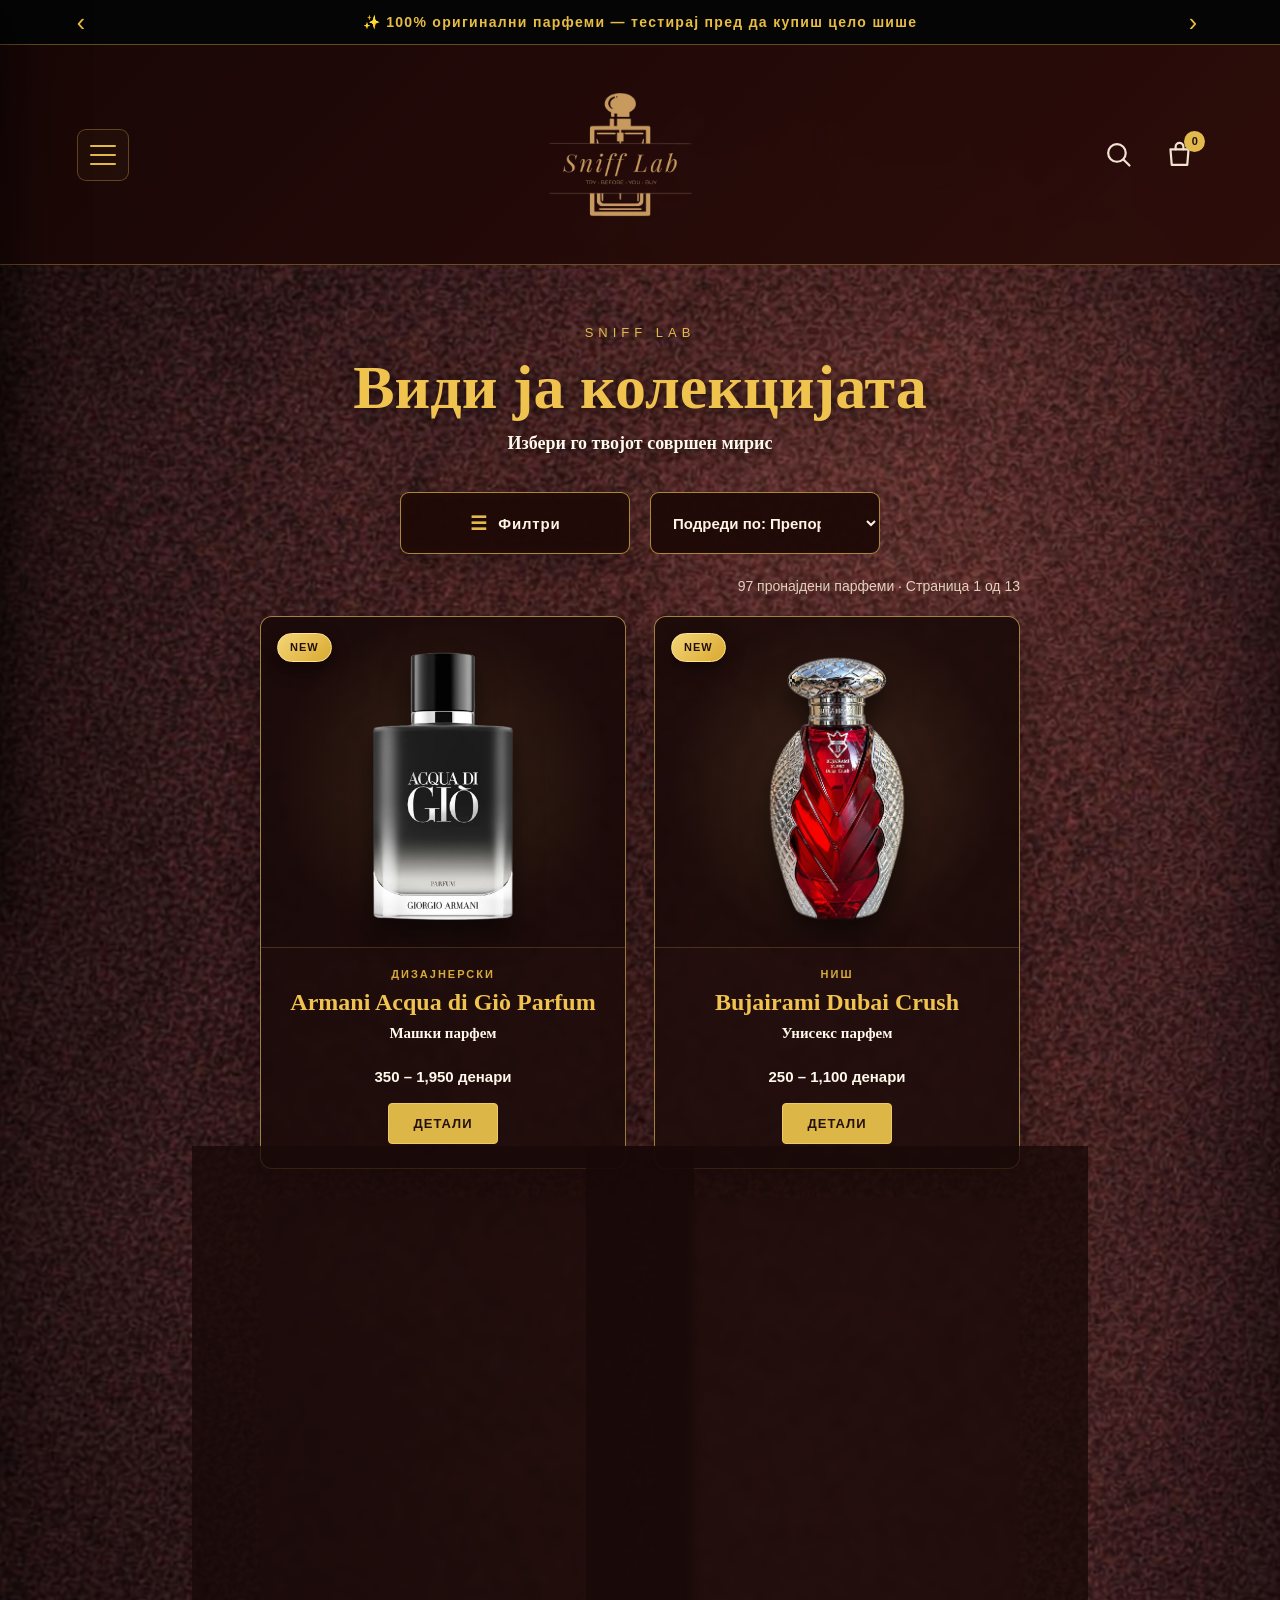
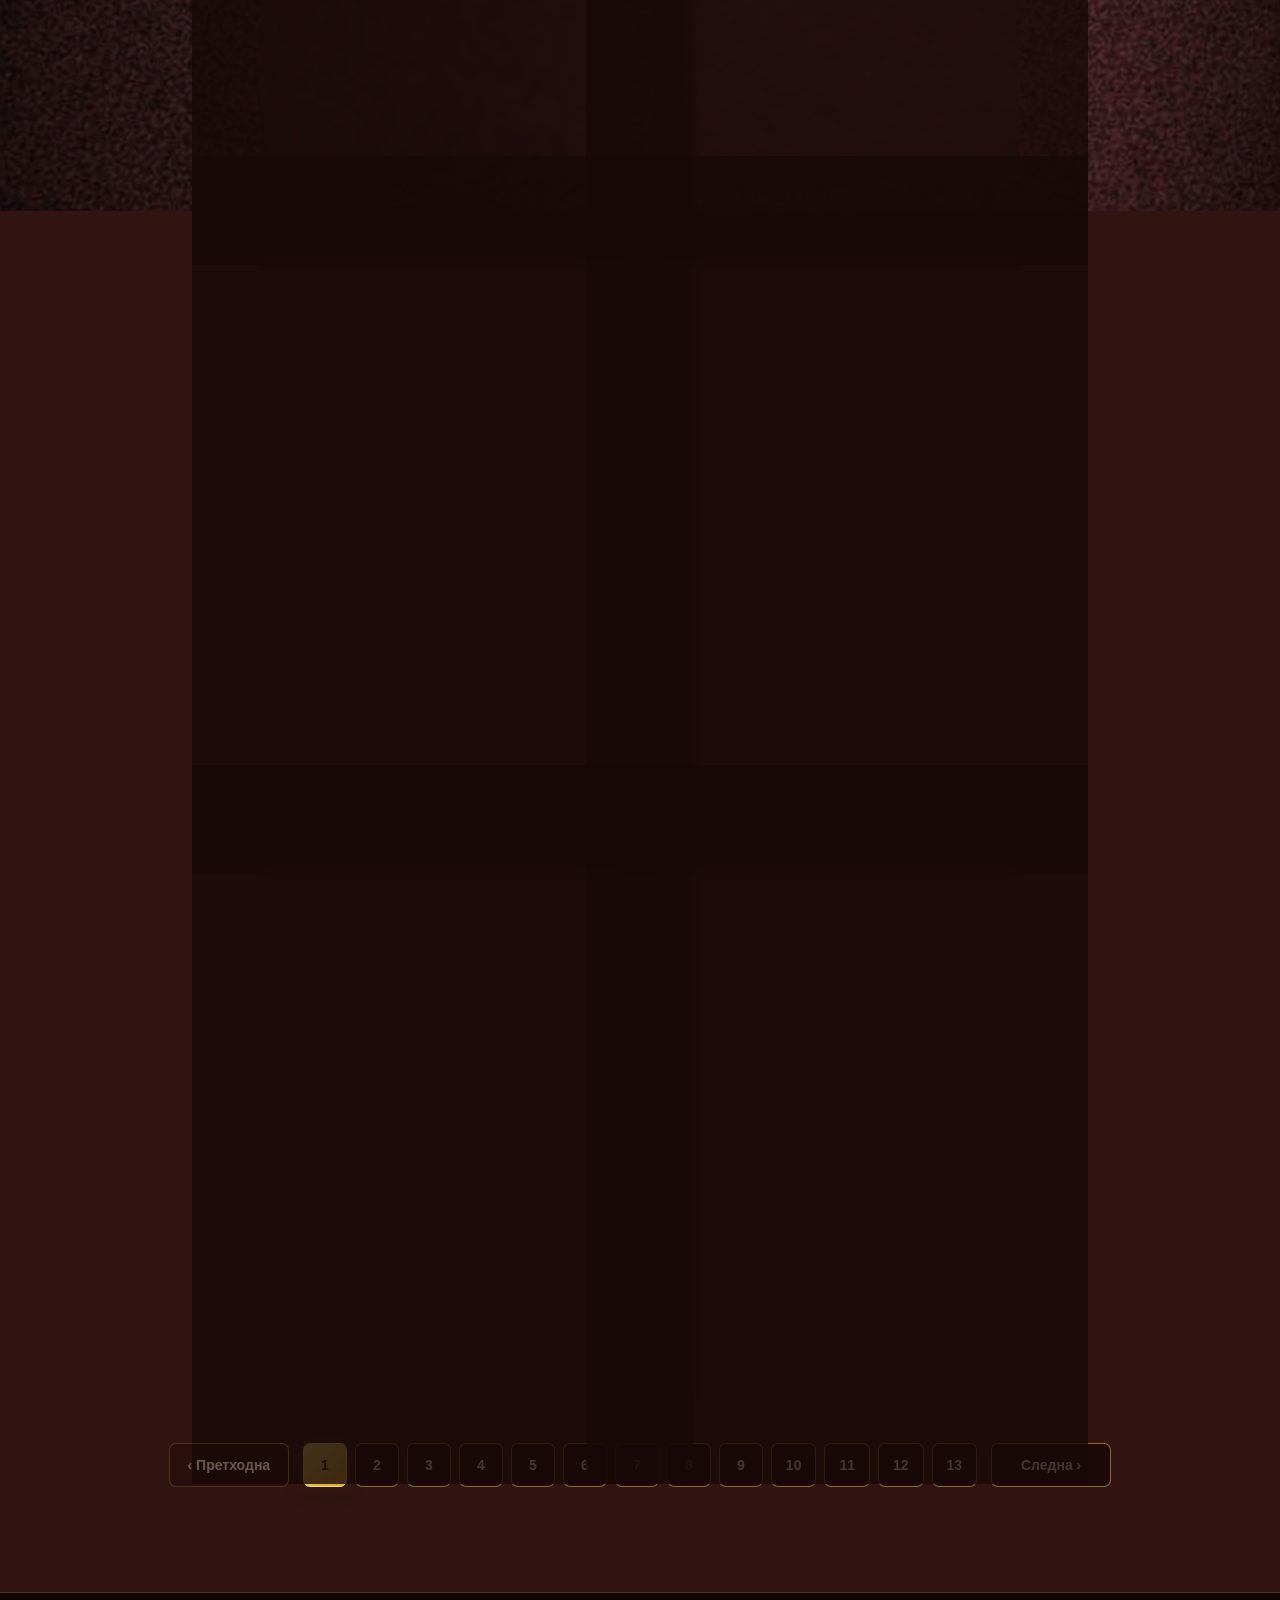
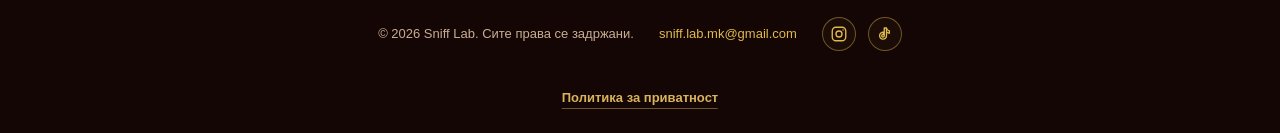
<file: catalog.html>
<!DOCTYPE html>
<html lang="mk">
<head>
  <!-- Google tag (gtag.js) -->
  <script async src="https://www.googletagmanager.com/gtag/js?id=G-G0SVD7TGZ9"></script>
  <script>
    window.dataLayer = window.dataLayer || [];
    function gtag(){dataLayer.push(arguments);}
    gtag('js', new Date());

    gtag('config', 'G-G0SVD7TGZ9');
  </script>

  <meta charset="UTF-8">

  <meta
    name="viewport"
    content="width=device-width, initial-scale=1.0"
  >

  <title>Каталог | Sniff Lab</title>

  <meta
    name="description"
    content="Пребарајте и откријте го вашиот следен омилен парфем во каталогот на Sniff Lab."
  >
  <link rel="icon" type="image/png" href="logo.png">
  <link rel="apple-touch-icon" href="logo.png">
  <link rel="stylesheet" href="style.css?v=8">
  <link rel="stylesheet" href="components.css?v=3">
  <link rel="stylesheet" href="badges.css?v=2">
</head>

<body class="catalog-page">
  <div class="announcement-bar">
    <button
      class="announcement-arrow"
      type="button"
      aria-label="Претходна информација"
    >
      ‹
    </button>

    <p class="announcement-message">
      ✨ 100% оригинални парфеми — тестирај пред да купиш цело шише
    </p>

    <button
      class="announcement-arrow"
      type="button"
      aria-label="Следна информација"
    >
      ›
    </button>
  </div>

  <header class="catalog-header">
    <a href="index.html" class="brand">
      <img src="logo.png" alt="Sniff Lab лого">
    </a>

    <nav
      class="navigation"
      aria-label="Главна навигација"
    >
      <a href="index.html">
        Почетна
      </a>

      <a href="catalog.html" class="active">
        Каталог
      </a>

      <a href="about.html">
        За нас
      </a>

      <a href="delivery.html">
        Испорака
      </a>

      <a href="contact.html">
        Контакт
      </a>

      <button
        type="button"
        id="search-toggle"
        class="nav-search-button"
        aria-expanded="false"
        aria-controls="header-search-panel"
      >
        🔍 Search
      </button>

      <a href="cart.html" class="cart-link">
        🛒 Кошничка
        <span class="cart-count">0</span>
      </a>
    </nav>
  </header>

  <main class="collection-main">
    <section class="collection-heading">
      <p class="eyebrow">
        Sniff Lab
      </p>

      <h1>
        Види ја колекцијата
      </h1>

      <p>
        Избери го твојот совршен мирис
      </p>
    </section>

    <section
      class="catalog-tools"
      aria-label="Алатки за каталогот"
    >
      <input
        type="search"
        id="product-search"
        hidden
        tabindex="-1"
        aria-hidden="true"
      >

      <button
        type="button"
        id="filter-toggle"
        class="filter-toggle-button"
        aria-expanded="false"
        aria-controls="filter-panel"
      >
        <span class="filter-toggle-icon">
          ☰
        </span>

        <span>
          Филтри
        </span>

        <span
          id="active-filter-count"
          class="active-filter-count"
          hidden
        >
          0
        </span>
      </button>

      <div class="catalog-sort">
        <select
          id="product-sort"
          class="filter-sort-select"
          aria-label="Подреди ги парфемите"
        >
          <option value="recommended">
            Подреди по: Препорачани
          </option>

          <option value="name-asc">
            Подреди по: А–Ш
          </option>

          <option value="name-desc">
            Подреди по: Ш–А
          </option>

          <option value="price-asc">
            Подреди по: Најниска цена
          </option>

          <option value="price-desc">
            Подреди по: Највисока цена
          </option>
        </select>
      </div>
    </section>

    <p
      id="results-message"
      class="results-message"
    >
      Се вчитуваат парфемите...
    </p>

    <section
      id="product-grid"
      class="collection-grid"
      aria-label="Колекција парфеми"
    ></section>
  </main>

  <div
    id="filter-overlay"
    class="filter-overlay"
    hidden
  ></div>

  <aside
    id="filter-panel"
    class="filter-panel"
    aria-label="Филтри за парфеми"
    aria-hidden="true"
  >
    <div class="filter-panel-header">
      <div>
        <p class="filter-panel-eyebrow">
          Sniff Lab
        </p>

        <h2>
          Филтри
        </h2>
      </div>

      <button
        type="button"
        id="filter-close"
        class="filter-close-button"
        aria-label="Затвори ги филтрите"
      >
        ×
      </button>
    </div>

    <div class="filter-panel-content">
      <section class="filter-group">
        <h3>Парфеми</h3>
        <div class="filter-options">
          <button type="button" class="filter-option" data-gender="site">Сите</button>
          <button type="button" class="filter-option" data-gender="men">Машки</button>
          <button type="button" class="filter-option" data-gender="women">Женски</button>
          <button type="button" class="filter-option" data-gender="unisex">Унисекс</button>
        </div>
      </section>
      <section class="filter-group">
        <h3>
          Категорија
        </h3>

        <div class="filter-options">
          <button
            type="button"
            class="filter-option active-filter"
            data-category="site"
          >
            Сите
          </button>

          <button
            type="button"
            class="filter-option"
            data-category="arapski"
          >
            Арапски
          </button>

          <button
            type="button"
            class="filter-option"
            data-category="dizajnerski"
          >
            Дизајнерски
          </button>

          <button
            type="button"
            class="filter-option"
            data-category="nish"
          >
            Ниш
          </button>
        </div>
      </section>

      <section class="filter-group">
        <h3>
          Сезона
        </h3>

        <div class="filter-options">
          <button
            type="button"
            class="filter-option active-filter"
            data-season="site"
          >
            Сите
          </button>

          <button
            type="button"
            class="filter-option"
            data-season="Пролет"
          >
            🌸 Пролет
          </button>

          <button
            type="button"
            class="filter-option"
            data-season="Лето"
          >
            ☀️ Лето
          </button>

          <button
            type="button"
            class="filter-option"
            data-season="Есен"
          >
            🍂 Есен
          </button>

          <button
            type="button"
            class="filter-option"
            data-season="Зима"
          >
            ❄️ Зима
          </button>
        </div>
      </section>

      <section class="filter-group">
        <h3>
          Ознака
        </h3>

        <div class="filter-options">
          <button
            type="button"
            class="filter-option active-filter"
            data-badge="site"
          >
            Сите
          </button>

          <button
            type="button"
            class="filter-option"
            data-badge="new"
          >
            NEW
          </button>

          <button
            type="button"
            class="filter-option"
            data-badge="top"
          >
            TOP
          </button>

          <button
            type="button"
            class="filter-option"
            data-badge="bestseller"
          >
            BESTSELLER
          </button>
        </div>
      </section>
    </div>

    <div class="filter-panel-footer">
      <button
        type="button"
        id="clear-filters"
        class="clear-filters-button"
      >
        Исчисти ги филтрите
      </button>

      <button
        type="button"
        id="show-filtered-products"
        class="show-products-button"
      >
        Прикажи парфеми
      </button>
    </div>
  </aside>

  <footer class="footer">
    <p>
      &copy; 2026 Sniff Lab. Сите права се задржани.
    </p>

    <a href="mailto:sniff.lab.mk@gmail.com">
      sniff.lab.mk@gmail.com
    </a>

    <a href="privacy.html">
      Политика за приватност
    </a>
  </footer>

<script src="products.js?v=48"></script>
  <script src="site.js?v=6"></script>
  <script src="catalog.js?v=10"></script>
</body>
</html>
</file>
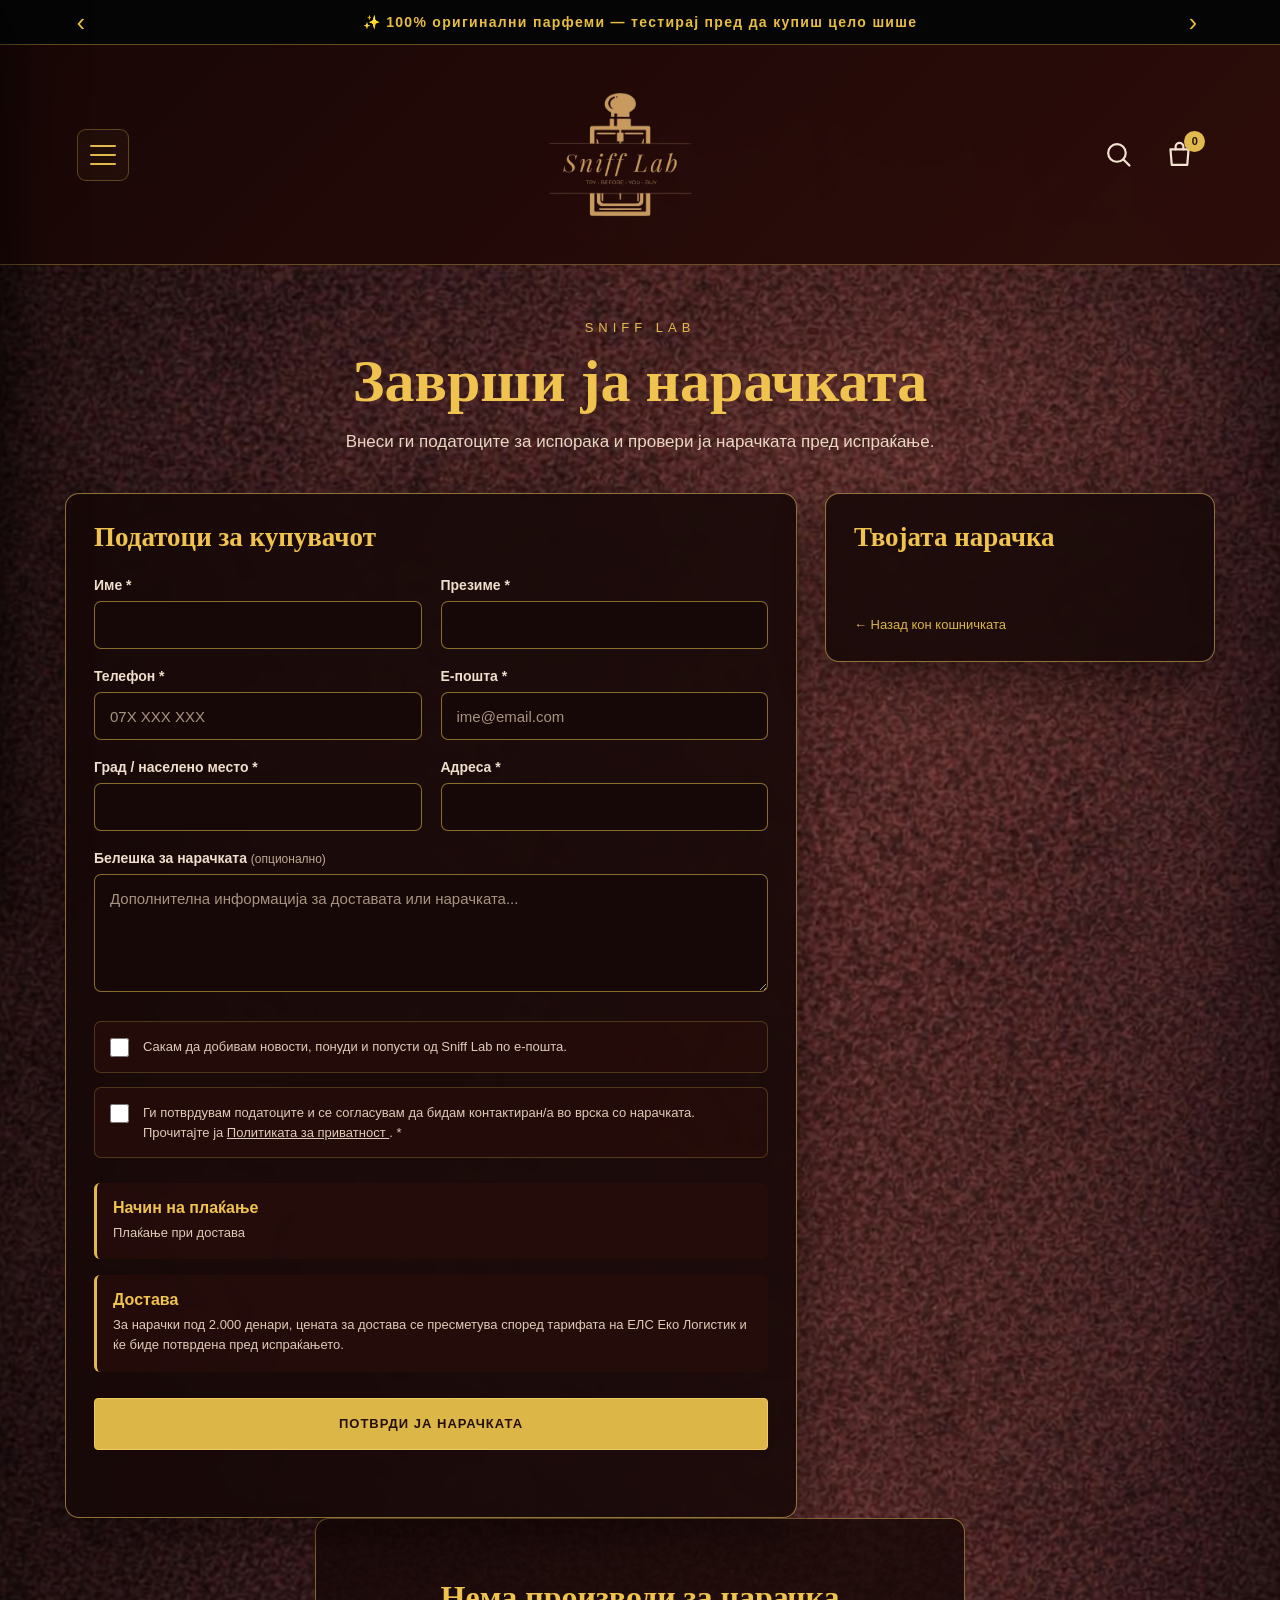
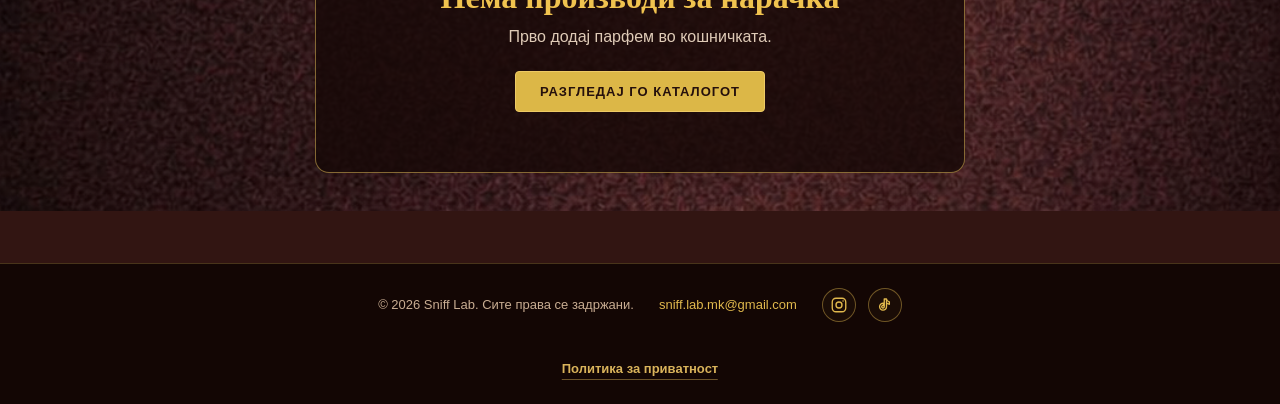
<file: checkout.html>
<!DOCTYPE html>
<html lang="mk">
<head>
  <!-- Google tag (gtag.js) -->
  <script async src="https://www.googletagmanager.com/gtag/js?id=G-G0SVD7TGZ9"></script>
  <script>
    window.dataLayer = window.dataLayer || [];
    function gtag(){dataLayer.push(arguments);}
    gtag('js', new Date());

    gtag('config', 'G-G0SVD7TGZ9');
  </script>

  <meta charset="UTF-8">

  <meta
    name="viewport"
    content="width=device-width, initial-scale=1.0"
  >

  <title>Нарачка | Sniff Lab</title>

  <meta
    name="description"
    content="Внесете ги податоците за достава и потврдете ја вашата Sniff Lab нарачка."
  >

  <link rel="icon" type="image/png" href="logo.png">
  <link rel="apple-touch-icon" href="logo.png">

  <link rel="stylesheet" href="style.css?v=4">
  <link rel="stylesheet" href="components.css?v=3">
  <link rel="stylesheet" href="checkout.css?v=1">
</head>

<body>
  <div class="announcement-bar">
    <button
      class="announcement-arrow"
      type="button"
      aria-label="Претходна информација"
    >
      ‹
    </button>

    <p class="announcement-message">
      ✨ 100% оригинални парфеми, тестирај пред да купиш цело шише
    </p>

    <button
      class="announcement-arrow"
      type="button"
      aria-label="Следна информација"
    >
      ›
    </button>
  </div>

  <header class="catalog-header">
    <a href="index.html" class="brand">
      <img src="logo.png" alt="Sniff Lab лого">
    </a>

    <nav
      class="navigation"
      aria-label="Главна навигација"
    >
      <a href="index.html">Почетна</a>
      <a href="catalog.html">Каталог</a>
      <a href="about.html">За нас</a>
      <a href="delivery.html">Испорака</a>
      <a href="contact.html">Контакт</a>

      <a href="catalog.html?search=open">
        🔍 Search
      </a>

      <a href="cart.html" class="cart-link">
        🛒 Кошничка
        <span class="cart-count">0</span>
      </a>
    </nav>
  </header>

  <main class="checkout-main">
    <section class="checkout-heading">
      <p class="eyebrow">Sniff Lab</p>

      <h1>Заврши ја нарачката</h1>

      <p>
        Внеси ги податоците за испорака и провери ја
        нарачката пред испраќање.
      </p>
    </section>

    <div
      id="checkout-content"
      class="checkout-layout"
    >
      <section class="checkout-form-card">
        <h2>Податоци за купувачот</h2>

        <form id="checkout-form">
          <div class="form-grid">
            <div class="form-field">
              <label for="first-name">
                Име *
              </label>

              <input
                type="text"
                id="first-name"
                name="firstName"
                autocomplete="given-name"
                required
              >
            </div>

            <div class="form-field">
              <label for="last-name">
                Презиме *
              </label>

              <input
                type="text"
                id="last-name"
                name="lastName"
                autocomplete="family-name"
                required
              >
            </div>

            <div class="form-field">
              <label for="phone">
                Телефон *
              </label>

              <input
                type="tel"
                id="phone"
                name="phone"
                autocomplete="tel"
                placeholder="07X XXX XXX"
                required
              >
            </div>

            <div class="form-field">
              <label for="email">
                Е-пошта *
              </label>

              <input
                type="email"
                id="email"
                name="email"
                autocomplete="email"
                placeholder="ime@email.com"
                required
              >
            </div>

            <div class="form-field">
              <label for="city">
                Град / населено место *
              </label>

              <input
                type="text"
                id="city"
                name="city"
                autocomplete="address-level2"
                required
              >
            </div>

            <div class="form-field">
              <label for="address">
                Адреса *
              </label>

              <input
                type="text"
                id="address"
                name="address"
                autocomplete="street-address"
                required
              >
            </div>

            <div class="form-field full-field">
              <label for="note">
                Белешка за нарачката
                <span>(опционално)</span>
              </label>

              <textarea
                id="note"
                name="note"
                rows="4"
                placeholder="Дополнителна информација за доставата или нарачката..."
              ></textarea>
            </div>
          </div>

          <div class="checkout-options">
            <label class="checkbox-option">
              <input
                type="checkbox"
                name="marketingConsent"
                value="yes"
              >

              <span>
                Сакам да добивам новости, понуди и попусти
                од Sniff Lab по е-пошта.
              </span>
            </label>

            <label class="checkbox-option">
              <input
                type="checkbox"
                name="termsAccepted"
                required
              >

              <span>
                Ги потврдувам податоците и се согласувам да бидам
                контактиран/а во врска со нарачката. Прочитајте ја
                <a href="privacy.html" target="_blank">
                  Политиката за приватност
                </a>.
                *
              </span>
            </label>
          </div>

          <div class="payment-information">
            <strong>Начин на плаќање</strong>
            <p>Плаќање при достава</p>
          </div>

          <div class="delivery-information">
            <strong>Достава</strong>

            <p>
              За нарачки под 2.000 денари, цената за достава
              се пресметува според тарифата на ЕЛС Еко Логистик
              и ќе биде потврдена пред испраќањето.
            </p>
          </div>

          <button
            type="submit"
            class="primary-button order-button"
          >
            Потврди ја нарачката
          </button>

          <p
            id="checkout-message"
            class="checkout-message"
            aria-live="polite"
          ></p>
        </form>
      </section>

      <aside class="checkout-summary-card">
        <h2>Твојата нарачка</h2>

        <div
          id="order-items"
          class="order-items"
        ></div>

        <div
          id="order-total"
          class="order-total"
        ></div>

        <a
          href="cart.html"
          class="edit-cart-link"
        >
          ← Назад кон кошничката
        </a>
      </aside>
    </div>

    <section
      id="empty-checkout"
      class="empty-cart"
      hidden
    >
      <h2>Нема производи за нарачка</h2>

      <p>
        Прво додај парфем во кошничката.
      </p>

      <a
        href="catalog.html"
        class="primary-button"
      >
        Разгледај го каталогот
      </a>
    </section>
  </main>

  <footer class="footer">
    <p>
      &copy; 2026 Sniff Lab. Сите права се задржани.
    </p>

    <a href="mailto:sniff.lab.mk@gmail.com">
      sniff.lab.mk@gmail.com
    </a>

    <a href="privacy.html">
      Политика за приватност
    </a>
  </footer>

  <script src="site.js?v=6"></script>
  <script src="products.js?v=47"></script>
  <script src="checkout.js?v=17"></script>
</body>
</html>
</file>
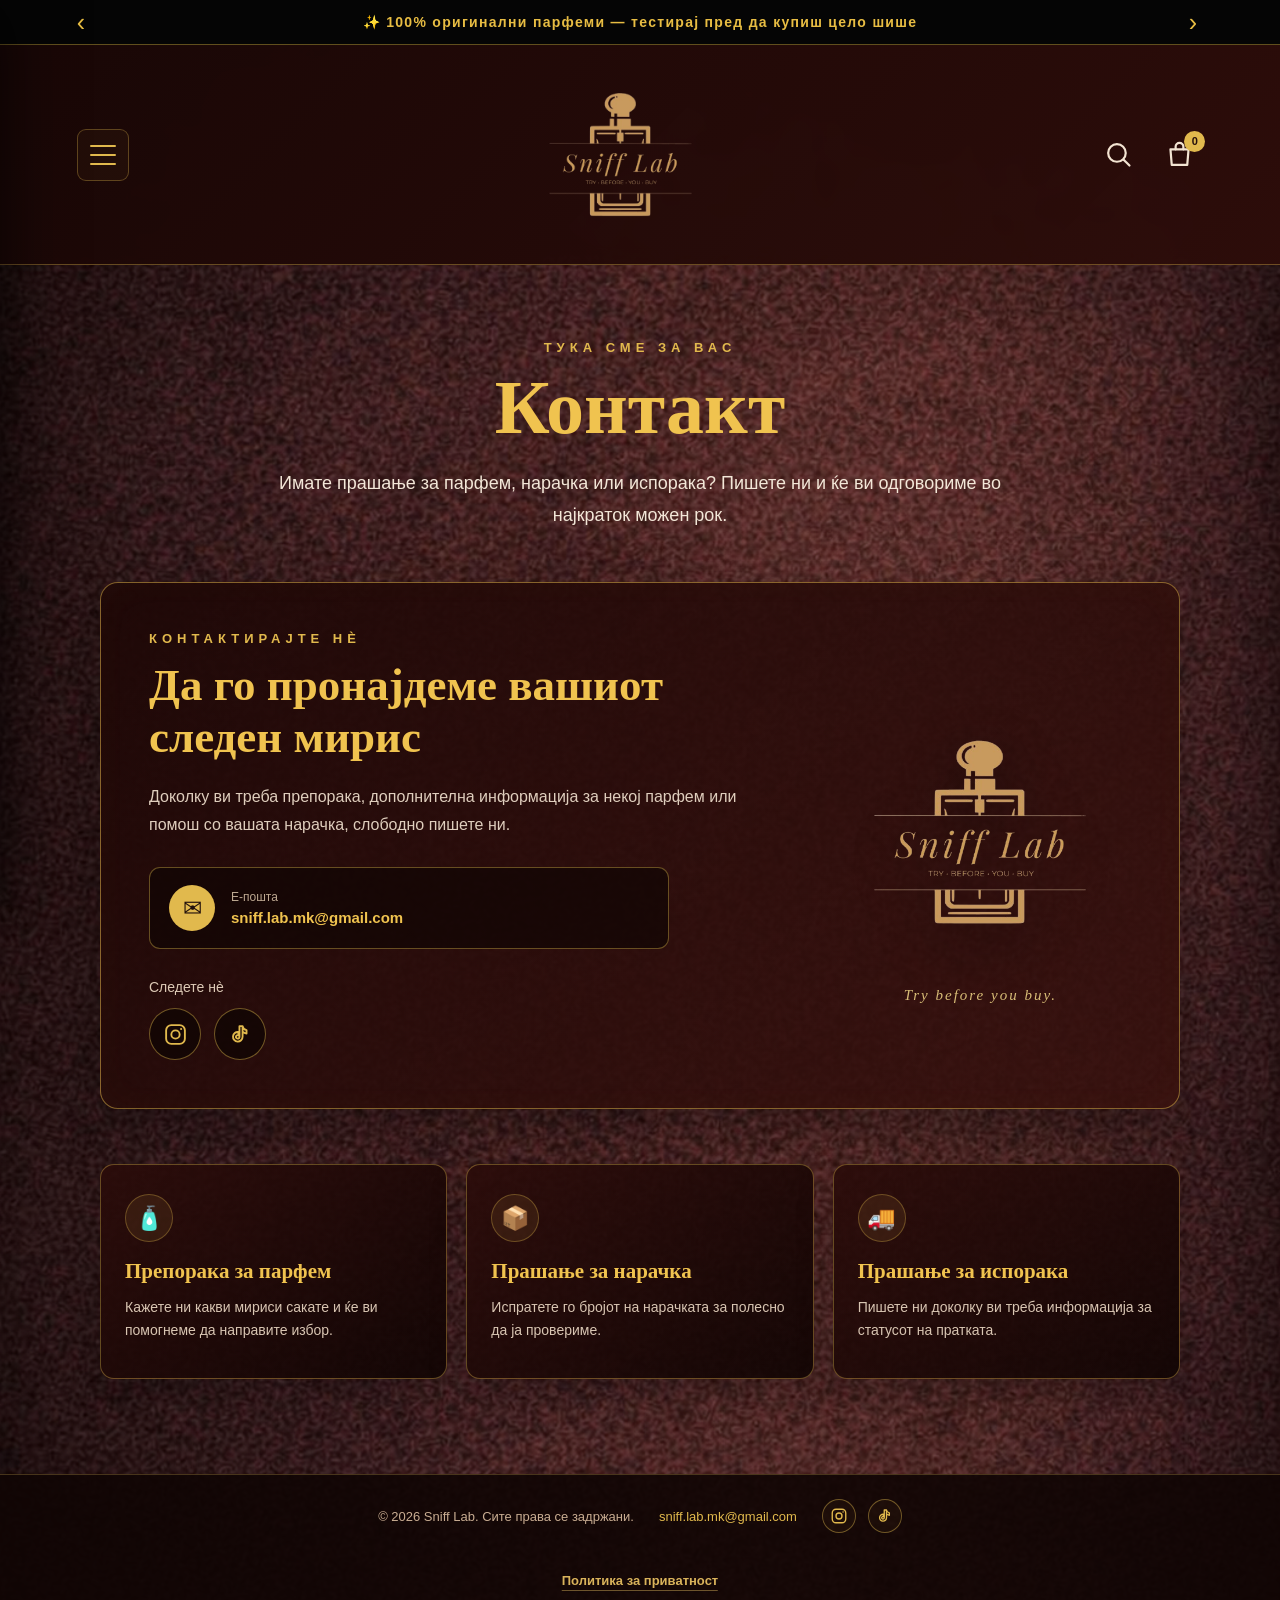
<file: contact.html>
<!DOCTYPE html>
<html lang="mk">
<head>
  <!-- Google tag (gtag.js) -->
  <script async src="https://www.googletagmanager.com/gtag/js?id=G-G0SVD7TGZ9"></script>
  <script>
    window.dataLayer = window.dataLayer || [];
    function gtag(){dataLayer.push(arguments);}
    gtag('js', new Date());

    gtag('config', 'G-G0SVD7TGZ9');
  </script>

  <meta charset="UTF-8">

  <meta
    name="viewport"
    content="width=device-width, initial-scale=1.0"
  >

  <title>Контакт | Sniff Lab</title>

  <meta
    name="description"
    content="Контактирајте го Sniff Lab преку е-пошта, Instagram или TikTok."
  >
  <link rel="icon" type="image/png" href="logo.png">
  <link rel="apple-touch-icon" href="logo.png">
  <link rel="stylesheet" href="style.css?v=4">
  <link rel="stylesheet" href="components.css?v=4">
  <link rel="stylesheet" href="contact.css?v=2">
</head>

<body>
  <div class="announcement-bar">
    <button
      class="announcement-arrow"
      type="button"
      aria-label="Претходна информација"
    >
      ‹
    </button>

    <p class="announcement-message">
      ✨ 100% оригинални парфеми — тестирај пред да купиш цело шише
    </p>

    <button
      class="announcement-arrow"
      type="button"
      aria-label="Следна информација"
    >
      ›
    </button>
  </div>

  <header class="details-header">
    <a href="index.html" class="brand">
      <img src="logo.png" alt="Sniff Lab лого">
    </a>

    <nav
      class="navigation"
      aria-label="Главна навигација"
    >
      <a href="index.html">Почетна</a>
      <a href="catalog.html">Каталог</a>
      <a href="about.html">За нас</a>
      <a href="delivery.html">Испорака</a>
      <a href="contact.html" class="active">Контакт</a>

      <a
        href="catalog.html?search=open"
        aria-expanded="false"
      >
        🔍 Search
      </a>

      <a href="cart.html" class="cart-link">
        🛒 Кошничка
        <span class="cart-count">0</span>
      </a>
    </nav>
  </header>

  <main class="contact-main">
    <section class="contact-hero">
      <p class="contact-eyebrow">
        ТУКА СМЕ ЗА ВАС
      </p>

      <h1>Контакт</h1>

      <p>
        Имате прашање за парфем, нарачка или испорака?
        Пишете ни и ќе ви одговориме во најкраток можен рок.
      </p>
    </section>

    <section class="contact-content">
      <div class="contact-card">
        <p class="section-label">
          КОНТАКТИРАЈТЕ НÈ
        </p>

        <h2>Да го пронајдеме вашиот следен мирис</h2>

        <p>
          Доколку ви треба препорака, дополнителна
          информација за некој парфем или помош со
          вашата нарачка, слободно пишете ни.
        </p>

        <a
          class="email-contact"
          href="mailto:sniff.lab.mk@gmail.com"
        >
          <span class="email-icon">✉</span>

          <span>
            <small>Е-пошта</small>
            <strong>sniff.lab.mk@gmail.com</strong>
          </span>
        </a>

        <div class="social-area">
          <p>Следете нè</p>

          <div class="social-icons">
            <a
              class="social-icon"
              href="https://www.instagram.com/snifflab.mk/"
              target="_blank"
              rel="noopener noreferrer"
              aria-label="Отвори го Sniff Lab на Instagram"
              title="Instagram"
            >
              <svg
                viewBox="0 0 24 24"
                aria-hidden="true"
              >
                <rect
                  x="3"
                  y="3"
                  width="18"
                  height="18"
                  rx="5"
                ></rect>

                <circle
                  cx="12"
                  cy="12"
                  r="4"
                ></circle>

                <circle
                  cx="17.4"
                  cy="6.7"
                  r="1"
                  class="icon-fill"
                ></circle>
              </svg>
            </a>

            <a
              class="social-icon"
              href="https://www.tiktok.com/@snifflab.mk"
              target="_blank"
              rel="noopener noreferrer"
              aria-label="Отвори го Sniff Lab на TikTok"
              title="TikTok"
            >
              <svg
                viewBox="0 0 24 24"
                aria-hidden="true"
              >
                <path
                  d="M14 4v10.2a4.6 4.6 0 1 1-4-4.55v3.1a1.7 1.7 0 1 0 1 1.55V4h3Zm0 0c.35 2.1 1.65 3.4 3.8 3.8V11A7.8 7.8 0 0 1 14 9.45"
                ></path>
              </svg>
            </a>
          </div>
        </div>
      </div>

      <aside class="contact-logo">
        <img src="logo.png" alt="Sniff Lab">

        <p>
          Try before you buy.
        </p>
      </aside>
    </section>

    <section class="contact-help">
      <article>
        <span>🧴</span>

        <h2>Препорака за парфем</h2>

        <p>
          Кажете ни какви мириси сакате и ќе ви
          помогнеме да направите избор.
        </p>
      </article>

      <article>
        <span>📦</span>

        <h2>Прашање за нарачка</h2>

        <p>
          Испратете го бројот на нарачката за
          полесно да ја провериме.
        </p>
      </article>

      <article>
        <span>🚚</span>

        <h2>Прашање за испорака</h2>

        <p>
          Пишете ни доколку ви треба информација
          за статусот на пратката.
        </p>
      </article>
    </section>
  </main>

  <footer class="footer">
    <p>
      &copy; 2026 Sniff Lab. Сите права се задржани.
    </p>

    <a href="mailto:sniff.lab.mk@gmail.com">
      sniff.lab.mk@gmail.com
    </a>

    <a href="privacy.html">
      Политика за приватност
    </a>
  </footer>

  <script src="site.js?v=6"></script>
</body>
</html>
</file>
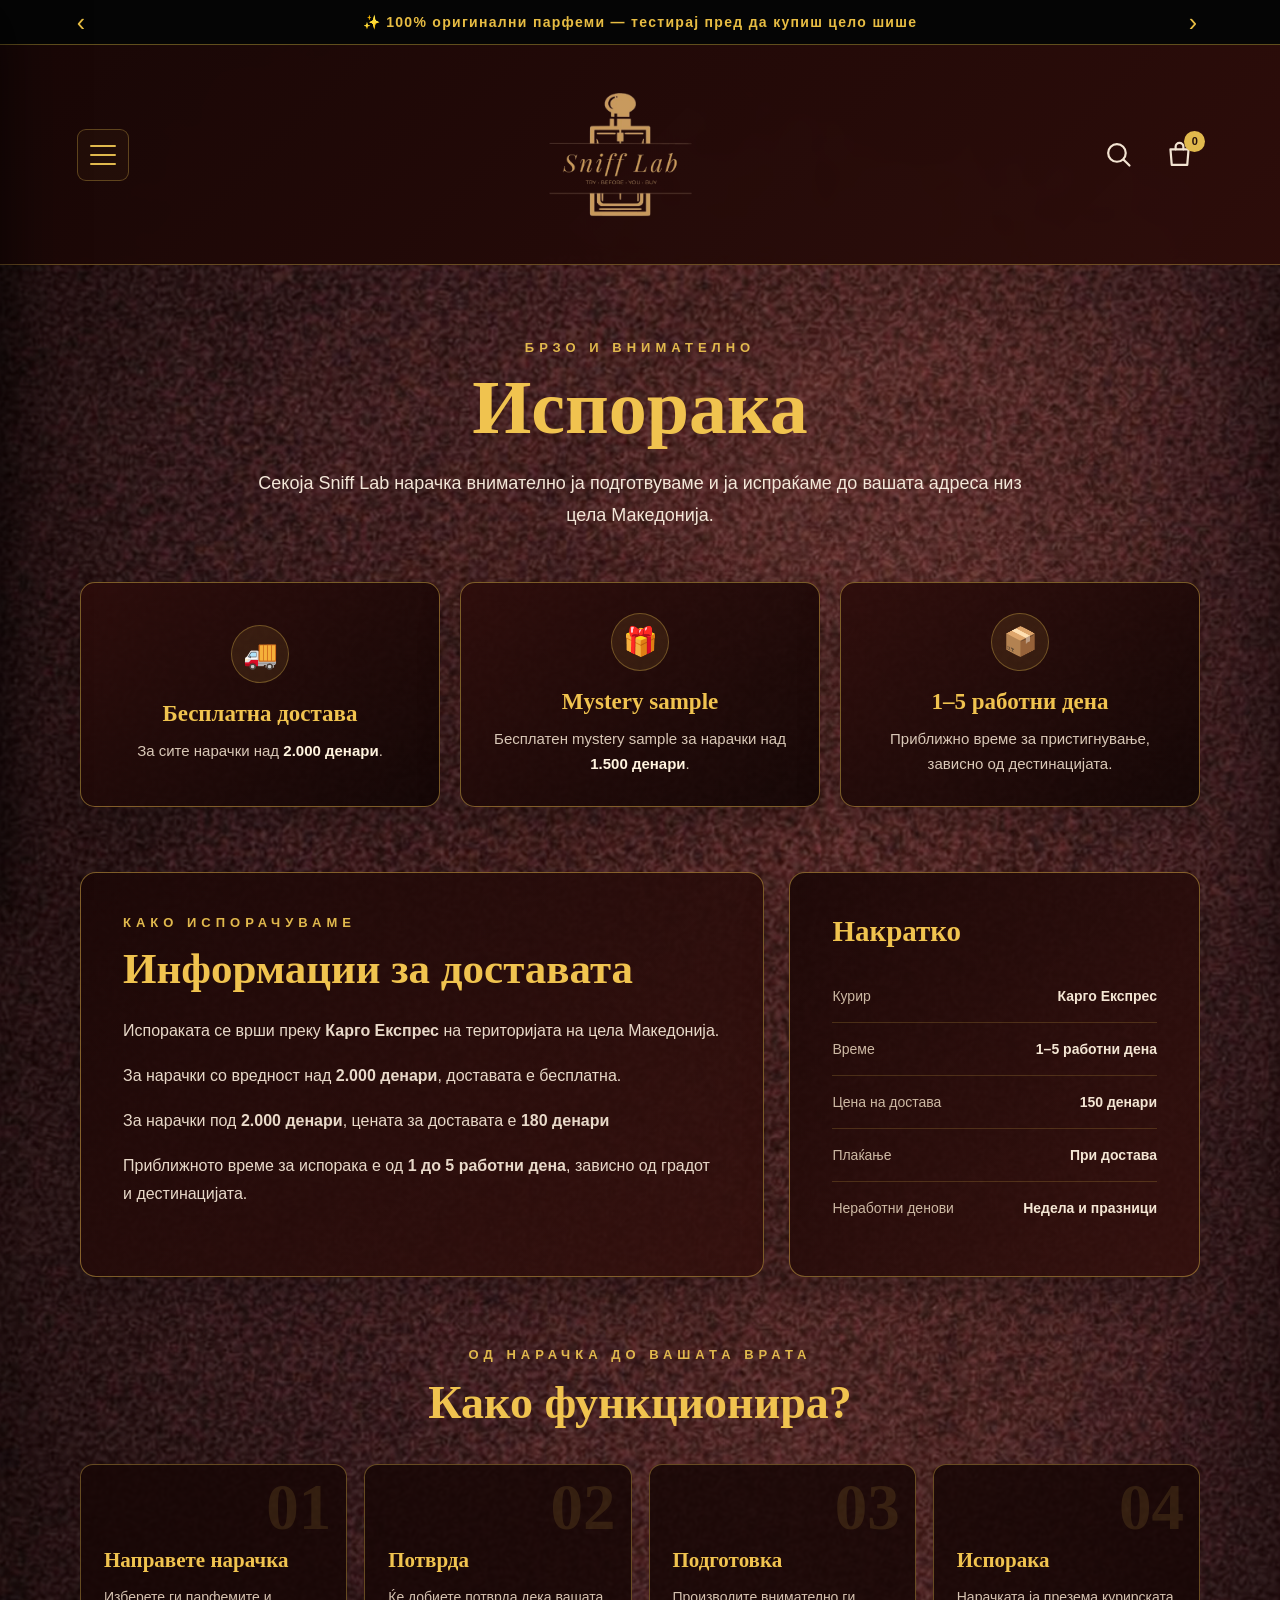
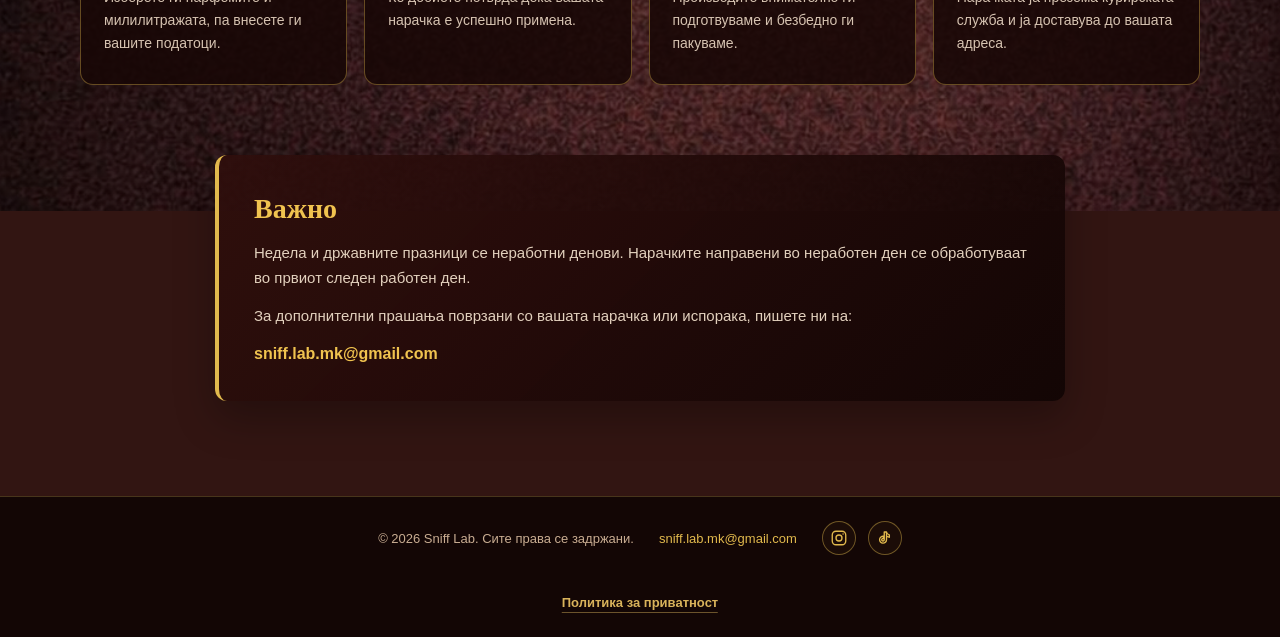
<file: delivery.html>
<!DOCTYPE html>
<html lang="mk">
<head>
  <!-- Google tag (gtag.js) -->
  <script async src="https://www.googletagmanager.com/gtag/js?id=G-G0SVD7TGZ9"></script>
  <script>
    window.dataLayer = window.dataLayer || [];
    function gtag(){dataLayer.push(arguments);}
    gtag('js', new Date());
    gtag('config', 'G-G0SVD7TGZ9');
  </script>

  <meta charset="UTF-8">
  <meta name="viewport" content="width=device-width, initial-scale=1.0">

  <title>Испорака | Sniff Lab</title>

  <meta
    name="description"
    content="Информации за испорака, бесплатна достава и плаќање на нарачките од Sniff Lab."
  >

  <link rel="icon" type="image/png" href="logo.png">
  <link rel="apple-touch-icon" href="logo.png">
  <link rel="stylesheet" href="style.css?v=4">
  <link rel="stylesheet" href="components.css?v=2">
  <link rel="stylesheet" href="delivery.css?v=1">
</head>

<body>
  <div class="announcement-bar">
    <button
      class="announcement-arrow"
      type="button"
      aria-label="Претходна информација"
    >
      ‹
    </button>

    <p class="announcement-message">
      ✨ 100% оригинални парфеми — тестирај пред да купиш цело шише
    </p>

    <button
      class="announcement-arrow"
      type="button"
      aria-label="Следна информација"
    >
      ›
    </button>
  </div>

  <header class="details-header">
    <a href="index.html" class="brand">
      <img src="logo.png" alt="Sniff Lab лого">
    </a>

    <nav class="navigation" aria-label="Главна навигација">
      <a href="index.html">Почетна</a>
      <a href="catalog.html">Каталог</a>
      <a href="about.html">За нас</a>
      <a href="delivery.html" class="active">Испорака</a>
      <a href="contact.html">Контакт</a>

      <a href="catalog.html?search=open" aria-expanded="false">
        🔍 Search
      </a>

      <a href="cart.html" class="cart-link">
        🛒 Кошничка
        <span class="cart-count">0</span>
      </a>
    </nav>
  </header>

  <main class="delivery-main">
    <section class="delivery-hero">
      <p class="delivery-eyebrow">
        БРЗО И ВНИМАТЕЛНО
      </p>

      <h1>Испорака</h1>

      <p>
        Секоја Sniff Lab нарачка внимателно ја
        подготвуваме и ја испраќаме до вашата
        адреса низ цела Македонија.
      </p>
    </section>

    <section class="delivery-highlights">
      <article class="delivery-highlight">
        <span>🚚</span>

        <h2>Бесплатна достава</h2>

        <p>
          За сите нарачки над
          <strong>2.000 денари</strong>.
        </p>
      </article>

      <article class="delivery-highlight">
        <span>🎁</span>

        <h2>Mystery sample</h2>

        <p>
          Бесплатен mystery sample за нарачки над
          <strong>1.500 денари</strong>.
        </p>
      </article>

      <article class="delivery-highlight">
        <span>📦</span>

        <h2>1–5 работни дена</h2>

        <p>
          Приближно време за пристигнување,
          зависно од дестинацијата.
        </p>
      </article>
    </section>

    <section class="delivery-information">
      <div class="delivery-content">
        <p class="section-label">
          КАКО ИСПОРАЧУВАМЕ
        </p>

        <h2>Информации за доставата</h2>

        <p>
          Испораката се врши преку
          <strong>Карго Експрес</strong>
          на територијата на цела Македонија.
        </p>

        <p>
          За нарачки со вредност над
          <strong>2.000 денари</strong>,
          доставата е бесплатна.
        </p>

        <p>
          За нарачки под
          <strong>2.000 денари</strong>,
          цената за доставата е
          <strong>180 денари</strong>
        </p>

        <p>
          Приближното време за испорака е од
          <strong>1 до 5 работни дена</strong>,
          зависно од градот и дестинацијата.
        </p>
      </div>

      <aside class="delivery-summary">
        <h2>Накратко</h2>

        <ul>
          <li>
            <span>Курир</span>
            <strong>Карго Експрес</strong>
          </li>

          <li>
            <span>Време</span>
            <strong>1–5 работни дена</strong>
          </li>

          <li>
            <span>Цена на достава</span>
            <strong>150 денари</strong>
          </li>

          <li>
            <span>Плаќање</span>
            <strong>При достава</strong>
          </li>

          <li>
            <span>Неработни денови</span>
            <strong>Недела и празници</strong>
          </li>
        </ul>
      </aside>
    </section>

    <section class="delivery-steps">
      <div class="delivery-section-heading">
        <p class="section-label">
          ОД НАРАЧКА ДО ВАШАТА ВРАТА
        </p>

        <h2>Како функционира?</h2>
      </div>

      <div class="steps-grid">
        <article class="delivery-step">
          <span class="step-number">01</span>

          <h3>Направете нарачка</h3>

          <p>
            Изберете ги парфемите и милилитражата,
            па внесете ги вашите податоци.
          </p>
        </article>

        <article class="delivery-step">
          <span class="step-number">02</span>

          <h3>Потврда</h3>

          <p>
            Ќе добиете потврда дека вашата
            нарачка е успешно примена.
          </p>
        </article>

        <article class="delivery-step">
          <span class="step-number">03</span>

          <h3>Подготовка</h3>

          <p>
            Производите внимателно ги подготвуваме
            и безбедно ги пакуваме.
          </p>
        </article>

        <article class="delivery-step">
          <span class="step-number">04</span>

          <h3>Испорака</h3>

          <p>
            Нарачката ја презема курирската служба
            и ја доставува до вашата адреса.
          </p>
        </article>
      </div>
    </section>

    <section class="delivery-note-box">
      <h2>Важно</h2>

      <p>
        Недела и државните празници се неработни денови.
        Нарачките направени во неработен ден се обработуваат
        во првиот следен работен ден.
      </p>

      <p>
        За дополнителни прашања поврзани со вашата
        нарачка или испорака, пишете ни на:
      </p>

      <a href="mailto:sniff.lab.mk@gmail.com">
        sniff.lab.mk@gmail.com
      </a>
    </section>
  </main>

  <footer class="footer">
    <p>
      &copy; 2026 Sniff Lab. Сите права се задржани.
    </p>

    <a href="mailto:sniff.lab.mk@gmail.com">
      sniff.lab.mk@gmail.com
    </a>

    <a href="privacy.html">
      Политика за приватност
    </a>
  </footer>

  <script src="site.js?v=6"></script>
</body>
</html>
</file>
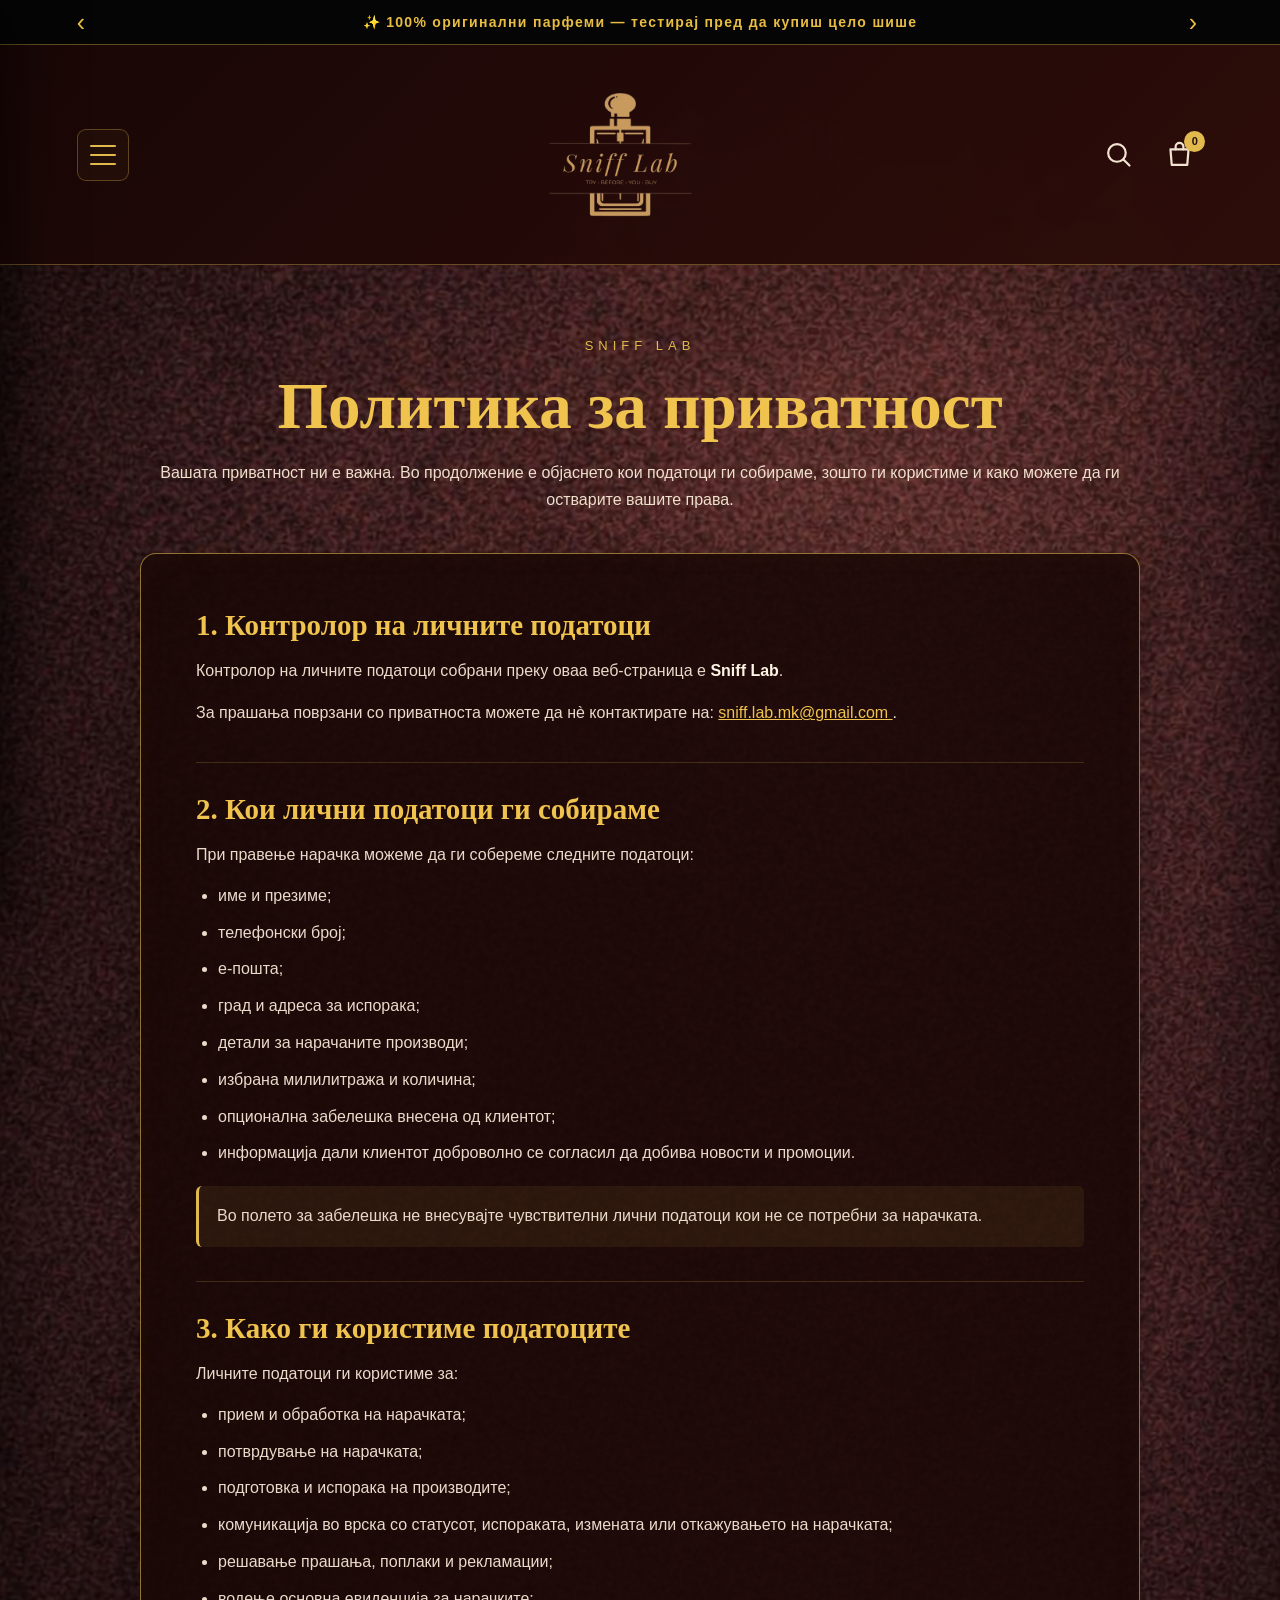
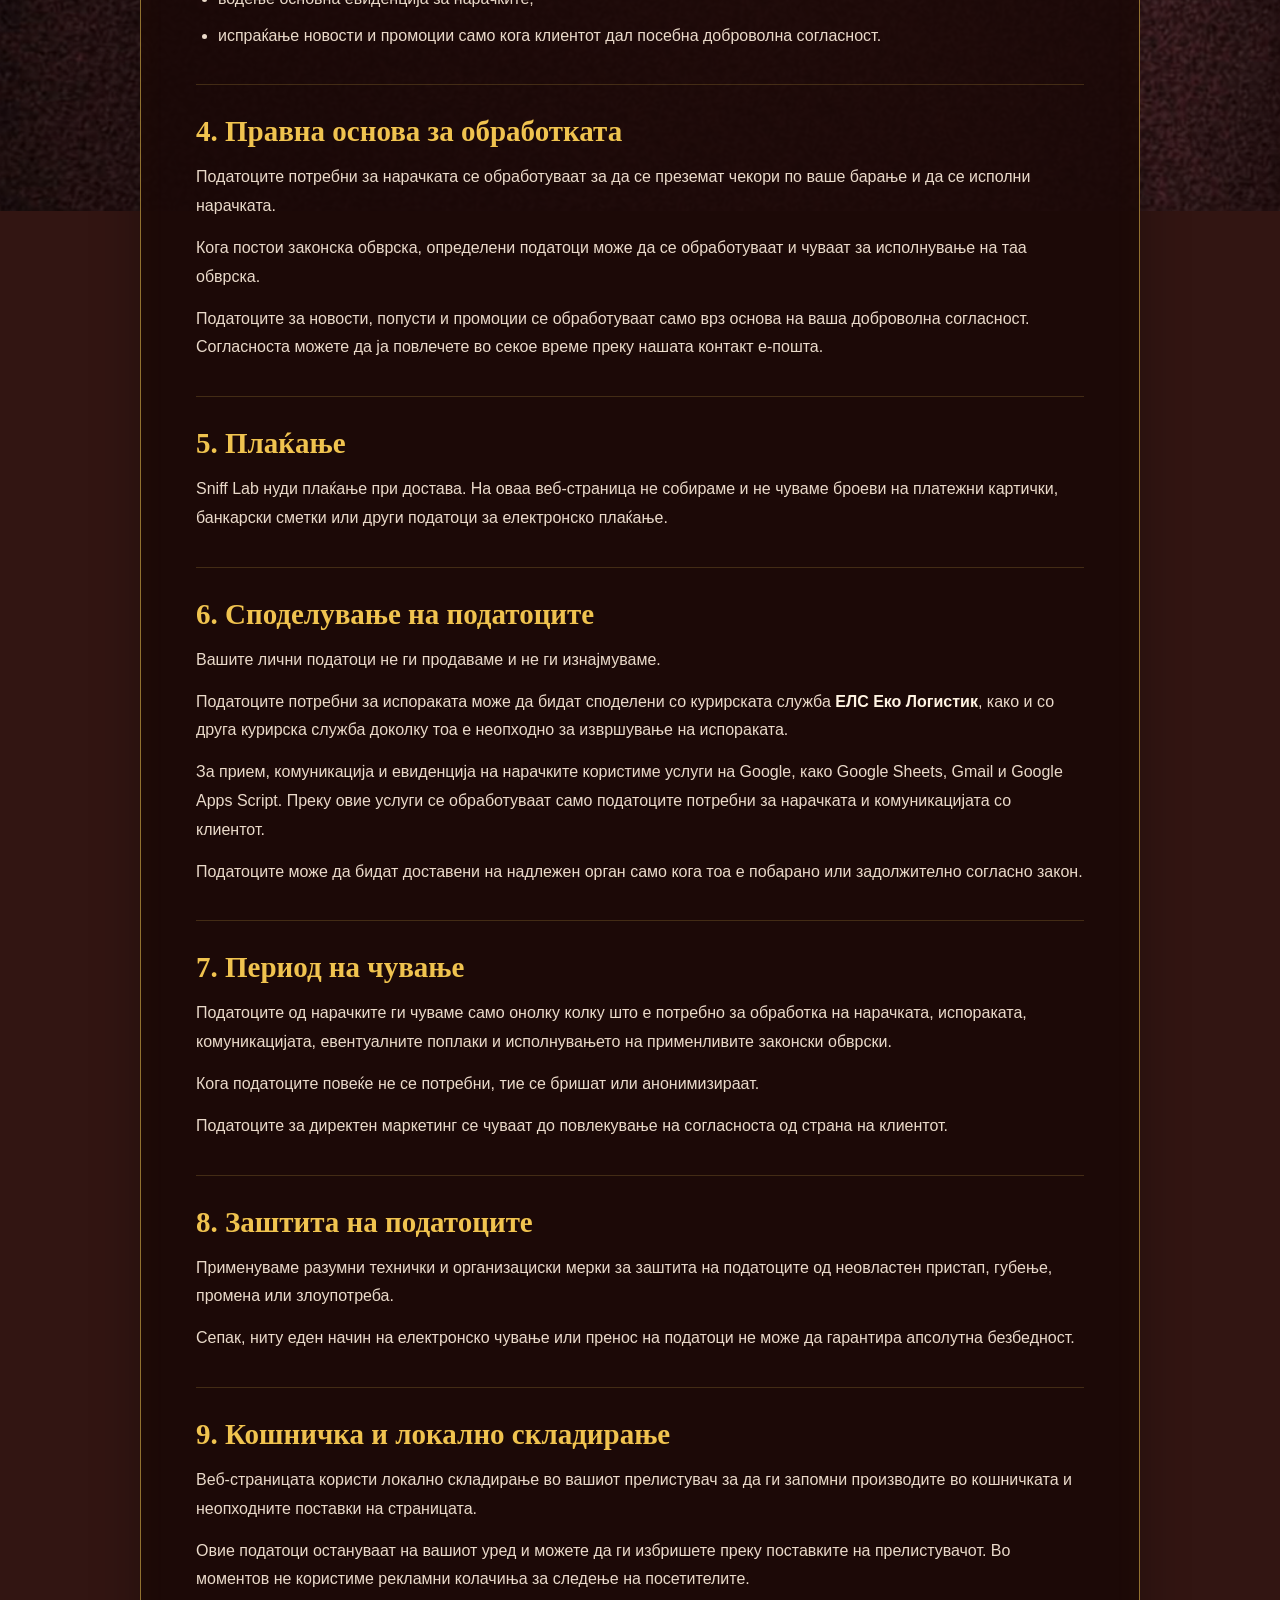
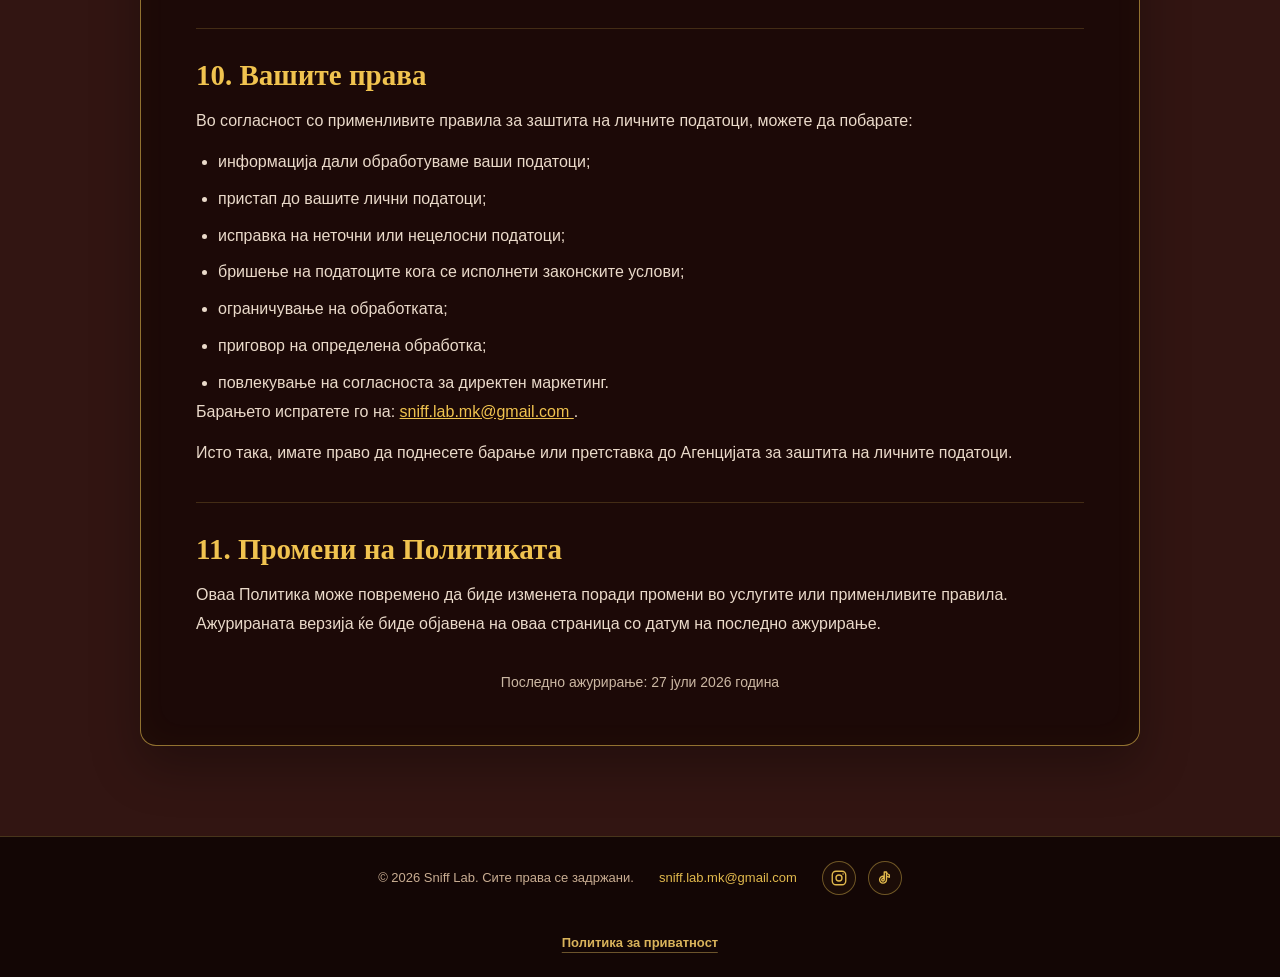
<file: privacy.html>
<!DOCTYPE html>
<html lang="mk">
<head>
  <!-- Google tag (gtag.js) -->
  <script async src="https://www.googletagmanager.com/gtag/js?id=G-G0SVD7TGZ9"></script>
  <script>
    window.dataLayer = window.dataLayer || [];
    function gtag(){dataLayer.push(arguments);}
    gtag('js', new Date());

    gtag('config', 'G-G0SVD7TGZ9');
  </script>

  <meta charset="UTF-8">

  <meta
    name="viewport"
    content="width=device-width, initial-scale=1.0"
  >

  <title>Политика за приватност | Sniff Lab</title>

  <meta
    name="description"
    content="Информации за начинот на кој Sniff Lab ги собира, користи и заштитува личните податоци."
  >

  <link rel="stylesheet" href="style.css?v=5">
  <link rel="stylesheet" href="components.css?v=4">

  <style>
    .privacy-main {
      width: min(1000px, 90%);
      margin: 0 auto;
      padding: 70px 0 90px;
    }

    .privacy-heading {
      margin-bottom: 40px;
      text-align: center;
    }

    .privacy-heading .eyebrow {
      margin-bottom: 12px;
      color: #e1b94d;
      letter-spacing: 5px;
      text-transform: uppercase;
    }

    .privacy-heading h1 {
      margin-bottom: 15px;
      color: #f0c34f;
      font-size: clamp(38px, 6vw, 65px);
    }

    .privacy-heading p {
      color: #f0dfcc;
      font-family: Arial, sans-serif;
      line-height: 1.7;
    }

    .privacy-content {
      padding: clamp(24px, 5vw, 55px);

      color: #f0dfcc;
      background-color: rgba(26, 8, 7, 0.9);
      border: 1px solid rgba(225, 185, 77, 0.6);
      border-radius: 16px;

      box-shadow:
        0 20px 50px rgba(0, 0, 0, 0.3),
        inset 0 0 35px rgba(225, 185, 77, 0.03);
    }

    .privacy-section + .privacy-section {
      margin-top: 34px;
      padding-top: 30px;
      border-top: 1px solid rgba(225, 185, 77, 0.2);
    }

    .privacy-section h2 {
      margin-bottom: 15px;
      color: #f0c34f;
      font-size: clamp(22px, 3vw, 29px);
    }

    .privacy-section p,
    .privacy-section li {
      color: #eadaca;
      font-family: Arial, sans-serif;
      font-size: 16px;
      line-height: 1.8;
    }

    .privacy-section p + p {
      margin-top: 13px;
    }

    .privacy-section ul {
      margin: 12px 0 0 22px;
    }

    .privacy-section li + li {
      margin-top: 8px;
    }

    .privacy-section strong {
      color: #fff4e3;
    }

    .privacy-section a {
      color: #f0c34f;
      overflow-wrap: anywhere;
    }

    .privacy-notice {
      margin-top: 18px;
      padding: 16px 18px;

      background-color: rgba(225, 185, 77, 0.08);
      border-left: 3px solid #e1b94d;
      border-radius: 6px;
    }

    .privacy-updated {
      margin-top: 35px;
      color: #cbb7a3;
      font-family: Arial, sans-serif;
      font-size: 14px;
      text-align: center;
    }

    @media (max-width: 700px) {
      .privacy-main {
        width: min(92%, 700px);
        padding: 45px 0 65px;
      }

      .privacy-heading {
        margin-bottom: 28px;
      }

      .privacy-content {
        padding: 24px 18px;
        border-radius: 12px;
      }

      .privacy-section p,
      .privacy-section li {
        font-size: 15px;
      }
    }
  </style>
</head>

<body>
  <div class="announcement-bar">
    <button
      class="announcement-arrow"
      type="button"
      aria-label="Претходна информација"
    >
      ‹
    </button>

    <p class="announcement-message">
      ✨ 100% оригинални парфеми — тестирај пред да купиш цело шише
    </p>

    <button
      class="announcement-arrow"
      type="button"
      aria-label="Следна информација"
    >
      ›
    </button>
  </div>

  <header class="catalog-header">
    <a href="index.html" class="brand">
      <img src="logo.png" alt="Sniff Lab лого">
    </a>

    <nav class="navigation" aria-label="Главна навигација">
      <a href="index.html">Почетна</a>
      <a href="catalog.html">Каталог</a>
      <a href="about.html">За нас</a>
      <a href="delivery.html">Испорака</a>
      <a href="contact.html">Контакт</a>

      <a href="catalog.html?search=open">
        🔍 Search
      </a>

      <a href="cart.html" class="cart-link">
        🛒 Кошничка
        <span class="cart-count">0</span>
      </a>
    </nav>
  </header>

  <main class="privacy-main">
    <section class="privacy-heading">
      <p class="eyebrow">Sniff Lab</p>

      <h1>Политика за приватност</h1>

      <p>
        Вашата приватност ни е важна. Во продолжение е
        објаснето кои податоци ги собираме, зошто ги користиме
        и како можете да ги остварите вашите права.
      </p>
    </section>

    <article class="privacy-content">
      <section class="privacy-section">
        <h2>1. Контролор на личните податоци</h2>

        <p>
          Контролор на личните податоци собрани преку оваа
          веб-страница е <strong>Sniff Lab</strong>.
        </p>

        <p>
          За прашања поврзани со приватноста можете да нè
          контактирате на:
          <a href="mailto:sniff.lab.mk@gmail.com">
            sniff.lab.mk@gmail.com
          </a>.
        </p>
      </section>

      <section class="privacy-section">
        <h2>2. Кои лични податоци ги собираме</h2>

        <p>
          При правење нарачка можеме да ги собереме следните
          податоци:
        </p>

        <ul>
          <li>име и презиме;</li>
          <li>телефонски број;</li>
          <li>е-пошта;</li>
          <li>град и адреса за испорака;</li>
          <li>детали за нарачаните производи;</li>
          <li>избрана милилитража и количина;</li>
          <li>опционална забелешка внесена од клиентот;</li>
          <li>
            информација дали клиентот доброволно се согласил
            да добива новости и промоции.
          </li>
        </ul>

        <div class="privacy-notice">
          <p>
            Во полето за забелешка не внесувајте чувствителни
            лични податоци кои не се потребни за нарачката.
          </p>
        </div>
      </section>

      <section class="privacy-section">
        <h2>3. Како ги користиме податоците</h2>

        <p>Личните податоци ги користиме за:</p>

        <ul>
          <li>прием и обработка на нарачката;</li>
          <li>потврдување на нарачката;</li>
          <li>подготовка и испорака на производите;</li>
          <li>
            комуникација во врска со статусот, испораката,
            измената или откажувањето на нарачката;
          </li>
          <li>
            решавање прашања, поплаки и рекламации;
          </li>
          <li>водење основна евиденција за нарачките;</li>
          <li>
            испраќање новости и промоции само кога клиентот
            дал посебна доброволна согласност.
          </li>
        </ul>
      </section>

      <section class="privacy-section">
        <h2>4. Правна основа за обработката</h2>

        <p>
          Податоците потребни за нарачката се обработуваат
          за да се преземат чекори по ваше барање и да се
          исполни нарачката.
        </p>

        <p>
          Кога постои законска обврска, определени податоци
          може да се обработуваат и чуваат за исполнување на
          таа обврска.
        </p>

        <p>
          Податоците за новости, попусти и промоции се
          обработуваат само врз основа на ваша доброволна
          согласност. Согласноста можете да ја повлечете во
          секое време преку нашата контакт е-пошта.
        </p>
      </section>

      <section class="privacy-section">
        <h2>5. Плаќање</h2>

        <p>
          Sniff Lab нуди плаќање при достава. На оваа
          веб-страница не собираме и не чуваме броеви на
          платежни картички, банкарски сметки или други
          податоци за електронско плаќање.
        </p>
      </section>

      <section class="privacy-section">
        <h2>6. Споделување на податоците</h2>

        <p>
          Вашите лични податоци не ги продаваме и не ги
          изнајмуваме.
        </p>

        <p>
          Податоците потребни за испораката може да бидат
          споделени со курирската служба
          <strong>ЕЛС Еко Логистик</strong>, како и со друга
          курирска служба доколку тоа е неопходно за
          извршување на испораката.
        </p>

        <p>
          За прием, комуникација и евиденција на нарачките
          користиме услуги на Google, како Google Sheets,
          Gmail и Google Apps Script. Преку овие услуги се
          обработуваат само податоците потребни за
          нарачката и комуникацијата со клиентот.
        </p>

        <p>
          Податоците може да бидат доставени на надлежен
          орган само кога тоа е побарано или задолжително
          согласно закон.
        </p>
      </section>

      <section class="privacy-section">
        <h2>7. Период на чување</h2>

        <p>
          Податоците од нарачките ги чуваме само онолку
          колку што е потребно за обработка на нарачката,
          испораката, комуникацијата, евентуалните поплаки
          и исполнувањето на применливите законски обврски.
        </p>

        <p>
          Кога податоците повеќе не се потребни, тие се
          бришат или анонимизираат.
        </p>

        <p>
          Податоците за директен маркетинг се чуваат до
          повлекување на согласноста од страна на клиентот.
        </p>
      </section>

      <section class="privacy-section">
        <h2>8. Заштита на податоците</h2>

        <p>
          Применуваме разумни технички и организациски
          мерки за заштита на податоците од неовластен
          пристап, губење, промена или злоупотреба.
        </p>

        <p>
          Сепак, ниту еден начин на електронско чување или
          пренос на податоци не може да гарантира апсолутна
          безбедност.
        </p>
      </section>

      <section class="privacy-section">
        <h2>9. Кошничка и локално складирање</h2>

        <p>
          Веб-страницата користи локално складирање во
          вашиот прелистувач за да ги запомни производите
          во кошничката и неопходните поставки на
          страницата.
        </p>

        <p>
          Овие податоци остануваат на вашиот уред и можете
          да ги избришете преку поставките на прелистувачот.
          Во моментов не користиме рекламни колачиња за
          следење на посетителите.
        </p>
      </section>

      <section class="privacy-section">
        <h2>10. Вашите права</h2>

        <p>
          Во согласност со применливите правила за заштита
          на личните податоци, можете да побарате:
        </p>

        <ul>
          <li>информација дали обработуваме ваши податоци;</li>
          <li>пристап до вашите лични податоци;</li>
          <li>исправка на неточни или нецелосни податоци;</li>
          <li>
            бришење на податоците кога се исполнети
            законските услови;
          </li>
          <li>ограничување на обработката;</li>
          <li>приговор на определена обработка;</li>
          <li>
            повлекување на согласноста за директен маркетинг.
          </li>
        </ul>

        <p>
          Барањето испратете го на:
          <a href="mailto:sniff.lab.mk@gmail.com">
            sniff.lab.mk@gmail.com
          </a>.
        </p>

        <p>
          Исто така, имате право да поднесете барање или
          претставка до Агенцијата за заштита на личните
          податоци.
        </p>
      </section>

      <section class="privacy-section">
        <h2>11. Промени на Политиката</h2>

        <p>
          Оваа Политика може повремено да биде изменета
          поради промени во услугите или применливите
          правила. Ажурираната верзија ќе биде објавена на
          оваа страница со датум на последно ажурирање.
        </p>
      </section>

      <p class="privacy-updated">
        Последно ажурирање: 27 јули 2026 година
      </p>
    </article>
  </main>

  <footer class="footer">
    <p>
      &copy; 2026 Sniff Lab. Сите права се задржани.
    </p>

    <a href="mailto:sniff.lab.mk@gmail.com">
      sniff.lab.mk@gmail.com
    </a>

    <a href="privacy.html">
      Политика за приватност
    </a>
  </footer>

  <script src="site.js?v=6"></script>
</body>
</html>
</file>
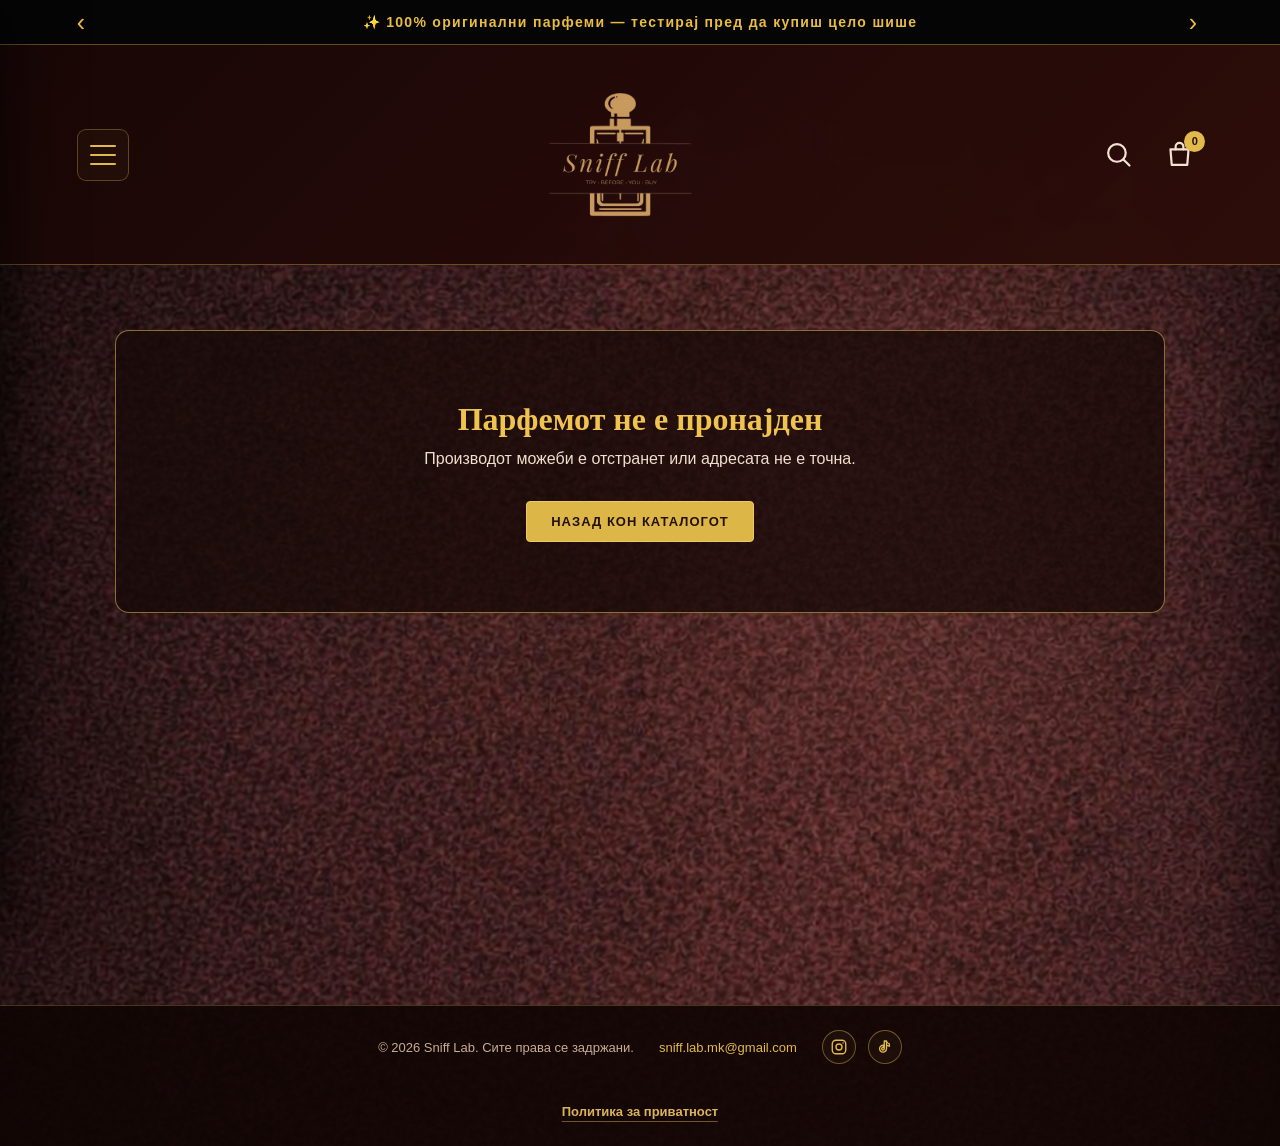
<file: product.html>
<!DOCTYPE html>
<html lang="mk">
<head>
  <!-- Google tag (gtag.js) -->
  <script async src="https://www.googletagmanager.com/gtag/js?id=G-G0SVD7TGZ9"></script>
  <script>
    window.dataLayer = window.dataLayer || [];
    function gtag(){dataLayer.push(arguments);}
    gtag('js', new Date());
    gtag('config', 'G-G0SVD7TGZ9');
  </script>

  <meta charset="UTF-8">
  <meta name="viewport" content="width=device-width, initial-scale=1.0">
  <title>Парфем | Sniff Lab</title>
  <meta
    name="description"
    content="Изберете милилитража и додајте го вашиот омилен парфем во кошничката."
  >
  <link rel="icon" type="image/png" href="logo.png">
  <link rel="apple-touch-icon" href="logo.png">
  <link rel="stylesheet" href="style.css?v=4">
  <link rel="stylesheet" href="components.css?v=3">
  <link rel="stylesheet" href="shop.css?v=4">
</head>

<body>
  <div class="announcement-bar">
    <button
      class="announcement-arrow"
      type="button"
      aria-label="Претходна информација"
    >
      ‹
    </button>

    <p class="announcement-message">
      ✨ 100% оригинални парфеми — тестирај пред да купиш цело шише
    </p>

    <button
      class="announcement-arrow"
      type="button"
      aria-label="Следна информација"
    >
      ›
    </button>
  </div>

  <header class="details-header">
    <a href="index.html" class="brand">
      <img src="logo.png" alt="Sniff Lab лого">
    </a>

    <nav class="navigation" aria-label="Главна навигација">
      <a href="index.html">Почетна</a>
      <a href="catalog.html" class="active">Каталог</a>
      <a href="about.html">За нас</a>
      <a href="delivery.html">Испорака</a>
      <a href="contact.html">Контакт</a>
      <a href="catalog.html?search=open" aria-expanded="false">
        🔍 Search
      </a>
      <a href="cart.html" class="cart-link">
        🛒 Кошничка
        <span class="cart-count">0</span>
      </a>
    </nav>
  </header>

  <main id="product-detail" class="details-main"></main>

  <footer class="footer">
    <p>&copy; 2026 Sniff Lab. Сите права се задржани.</p>
    <a href="mailto:sniff.lab.mk@gmail.com">
      sniff.lab.mk@gmail.com
    </a>
    <a href="privacy.html">Политика за приватност</a>
  </footer>

  <script src="products.js?v=48"></script>
  <script src="site.js?v=6"></script>
  <script src="product.js?v=24"></script>
</body>
</html>
</file>
<file: style.css>
* {
  box-sizing: border-box;
  margin: 0;
  padding: 0;
}

html {
  scroll-behavior: smooth;
}

body {
  min-height: 100vh;
  color: #fff8eb;
  background-color: #321512;
  background-image: url("Samo pozadina.png");
  background-position: center top;
  background-size: cover;
  background-repeat: no-repeat;
  background-attachment: fixed;
  font-family: Georgia, "Times New Roman", serif;
}

button,
input,
textarea,
select {
  font: inherit;
}

a {
  color: inherit;
}

/* Информативна лента */

.announcement-bar {
  min-height: 42px;
  padding: 8px 5%;

  display: grid;
  grid-template-columns: 40px 1fr 40px;
  align-items: center;

  color: #e8bd43;
  background-color: #050505;
  border-bottom: 1px solid rgba(232, 189, 67, 0.4);

  font-family: Arial, sans-serif;
}

.announcement-message {
  text-align: center;
  font-size: 14px;
  font-weight: 700;
  letter-spacing: 1.3px;
}

.announcement-arrow {
  width: 34px;
  height: 28px;

  color: #e8bd43;
  background: transparent;
  border: none;

  font-size: 25px;
  cursor: pointer;

  transition:
    color 0.25s ease,
    transform 0.25s ease;
}

.announcement-arrow:hover {
  color: #fff2bf;
  transform: scale(1.15);
}

/* Заглавие */

.header,
.catalog-header,
.details-header {
  width: 100%;
  min-height: 105px;
  padding: 13px 6%;

  display: flex;
  align-items: center;
  justify-content: space-between;
  gap: 25px;

  background-color: rgba(20, 7, 6, 0.82);
  border-bottom: 1px solid rgba(220, 178, 67, 0.35);
  backdrop-filter: blur(7px);
}

.header {
  position: absolute;
  top: 0;
  left: 0;
  z-index: 10;

  background: linear-gradient(
    to bottom,
    rgba(18, 6, 5, 0.92),
    rgba(18, 6, 5, 0.35),
    transparent
  );

  border-bottom: none;
  backdrop-filter: none;
}

.brand {
  flex-shrink: 0;
}

.brand img {
  display: block;
  width: 200px;
  height: auto;
}

.navigation {
  display: flex;
  align-items: center;
  justify-content: flex-end;
  gap: 23px;
}

.navigation a {
  position: relative;
  padding: 9px 0;

  color: #fff8eb;
  font-family: Arial, sans-serif;
  font-size: 14px;
  letter-spacing: 0.7px;
  text-decoration: none;
  white-space: nowrap;

  transition: color 0.3s ease;
}

.navigation a:hover,
.navigation .active {
  color: #e1b94d;
}

.navigation .active::after {
  content: "";
  position: absolute;
  right: 0;
  bottom: 0;
  left: 0;

  height: 1px;
  background-color: #e1b94d;
}

.cart-link {
  display: flex;
  align-items: center;
  gap: 7px;
}

.cart-count {
  min-width: 22px;
  height: 22px;
  padding: 0 5px;

  display: inline-flex;
  align-items: center;
  justify-content: center;

  color: #26100d;
  background-color: #e1b94d;
  border-radius: 50%;

  font-size: 12px;
  font-weight: 700;
}

/* Почетна страница */

.hero {
  min-height: 100vh;
  padding: 165px 7% 80px;

  display: flex;
  align-items: center;

  background: linear-gradient(
    90deg,
    rgba(22, 7, 6, 0.7),
    rgba(22, 7, 6, 0.18)
  );
}

.hero-content {
  max-width: 650px;
}

.eyebrow {
  margin-bottom: 12px;

  color: #e1b94d;
  font-family: Arial, sans-serif;
  font-size: 13px;
  letter-spacing: 5px;
  text-transform: uppercase;
}

.hero h1 {
  margin-bottom: 24px;

  color: #fffaf0;
  font-size: clamp(64px, 10vw, 120px);
  font-weight: 400;
  line-height: 0.9;
}

.hero-text {
  max-width: 580px;
  margin-bottom: 36px;

  color: #f0dfcc;
  font-family: Arial, sans-serif;
  font-size: 19px;
  line-height: 1.8;
}

/* Копчиња */

.hero-button,
.details-button,
.back-button,
.primary-button {
  display: inline-block;
  padding: 12px 24px;

  color: #25100c;
  background-color: #dcb747;
  border: 1px solid #edca65;
  border-radius: 4px;

  font-family: Arial, sans-serif;
  font-size: 13px;
  font-weight: 700;
  letter-spacing: 1px;
  text-align: center;
  text-decoration: none;
  text-transform: uppercase;
  cursor: pointer;

  transition:
    color 0.3s ease,
    background-color 0.3s ease,
    transform 0.3s ease;
}

.hero-button:hover,
.details-button:hover,
.back-button:hover,
.primary-button:hover {
  color: #edca65;
  background-color: rgba(25, 8, 7, 0.85);
  transform: translateY(-2px);
}

/* Каталог */

.collection-main {
  width: min(1050px, 92%);
  min-height: calc(100vh - 200px);
  margin: 0 auto;
  padding: 60px 0 90px;
}

.collection-heading {
  margin-bottom: 38px;
  text-align: center;
}

.collection-heading h1 {
  margin-bottom: 10px;

  color: #f0c34f;
  font-size: clamp(38px, 6vw, 62px);
  font-weight: 700;
  text-shadow: 0 3px 15px rgba(0, 0, 0, 0.6);
}

.collection-heading > p:last-child {
  color: #fff8eb;
  font-size: 18px;
  font-weight: 700;
  text-shadow: 0 2px 8px rgba(0, 0, 0, 0.8);
}

/* Пребарување и филтри */

.catalog-tools {
  max-width: 760px;
  margin: 0 auto 20px;
  padding: 24px;

  display: grid;
  grid-template-columns: 1fr;
  gap: 22px;

  background-color: rgba(24, 9, 8, 0.72);
  border: 1px solid rgba(230, 192, 91, 0.5);
  border-radius: 12px;
  box-shadow: 0 16px 38px rgba(10, 2, 2, 0.35);
  backdrop-filter: blur(6px);
}

.search-wrapper label,
.filter-wrapper > p {
  display: block;
  margin-bottom: 9px;

  color: #f0c34f;
  font-family: Arial, sans-serif;
  font-size: 13px;
  font-weight: 700;
  letter-spacing: 1px;
  text-transform: uppercase;
}

.search-wrapper input {
  width: 100%;
  height: 48px;
  padding: 0 16px;

  color: #fff8eb;
  background-color: rgba(10, 4, 3, 0.72);
  border: 1px solid rgba(230, 192, 91, 0.45);
  border-radius: 6px;
  outline: none;

  font-family: Arial, sans-serif;
  font-size: 16px;

  transition:
    border-color 0.25s ease,
    box-shadow 0.25s ease;
}

.search-wrapper input::placeholder {
  color: #bca995;
}

.search-wrapper input:focus {
  border-color: #f0c34f;
  box-shadow: 0 0 0 3px rgba(240, 195, 79, 0.15);
}

.filter-buttons {
  display: flex;
  flex-wrap: wrap;
  gap: 10px;
}

.filter-button {
  padding: 10px 16px;

  color: #f2dfcc;
  background-color: rgba(14, 5, 4, 0.7);
  border: 1px solid rgba(230, 192, 91, 0.35);
  border-radius: 30px;

  font-family: Arial, sans-serif;
  font-size: 13px;
  font-weight: 700;
  cursor: pointer;

  transition:
    color 0.25s ease,
    background-color 0.25s ease,
    border-color 0.25s ease;
}

.filter-button:hover,
.filter-button.active-filter {
  color: #24100c;
  background-color: #e1b94d;
  border-color: #f0cf70;
}

.results-message {
  max-width: 760px;
  margin: 0 auto 22px;

  color: #e4d3c0;
  font-family: Arial, sans-serif;
  font-size: 14px;
  text-align: right;
}

/* Мрежа: точно два парфеми во ред */

.collection-grid {
  max-width: 760px;
  margin: 0 auto;

  display: grid;
  grid-template-columns: repeat(2, minmax(0, 1fr));
  gap: 28px;
}

.collection-card {
  min-width: 0;
  overflow: hidden;

  display: flex;
  flex-direction: column;

  background-color: rgba(24, 9, 8, 0.8);
  border: 1px solid rgba(230, 192, 91, 0.65);
  border-radius: 12px;
  box-shadow: 0 18px 45px rgba(10, 2, 2, 0.5);
  backdrop-filter: blur(5px);

  text-align: center;

  transition:
    transform 0.3s ease,
    box-shadow 0.3s ease,
    border-color 0.3s ease;
}

.collection-card:hover {
  transform: translateY(-7px);
  border-color: #f0c34f;
  box-shadow: 0 24px 55px rgba(10, 2, 2, 0.7);
}

.collection-image {
  height: 330px;
  padding: 28px 20px 15px;

  display: flex;
  align-items: center;
  justify-content: center;

  background: radial-gradient(
    circle,
    rgba(230, 192, 91, 0.13),
    rgba(18, 6, 5, 0.25) 68%
  );
}

.collection-image img {
  display: block;
  width: auto;
  max-width: 88%;
  height: 280px;
  object-fit: contain;

  filter: drop-shadow(0 16px 14px rgba(0, 0, 0, 0.55));

  transition: transform 0.35s ease;
}

.collection-card:hover .collection-image img {
  transform: scale(1.04);
}

.collection-info {
  flex: 1;
  padding: 20px 18px 24px;

  display: flex;
  flex-direction: column;
  align-items: center;

  border-top: 1px solid rgba(230, 192, 91, 0.2);
}

.product-category {
  margin-bottom: 8px;

  color: #d6aa3c;
  font-family: Arial, sans-serif;
  font-size: 11px;
  font-weight: 700;
  letter-spacing: 2px;
  text-transform: uppercase;
}

.collection-info h2 {
  margin-bottom: 8px;
  color: #f0c34f;
  font-size: 24px;
  line-height: 1.2;
}

.collection-info p {
  margin-bottom: 18px;

  color: #fff8eb;
  font-size: 15px;
  font-weight: 700;
}

.collection-info .details-button {
  margin-top: auto;
}

.no-results {
  grid-column: 1 / -1;
  padding: 55px 25px;

  background-color: rgba(24, 9, 8, 0.75);
  border: 1px solid rgba(230, 192, 91, 0.45);
  border-radius: 12px;

  text-align: center;
}

.no-results h2 {
  margin-bottom: 10px;
  color: #f0c34f;
}

.no-results p {
  color: #e0cdb9;
  font-family: Arial, sans-serif;
}

/* Детална страница */

.details-main {
  width: min(1050px, 90%);
  min-height: calc(100vh - 160px);
  margin: 0 auto;
  padding: 65px 0 90px;
}

.perfume-details {
  padding: 45px;

  display: grid;
  grid-template-columns: 330px 1fr;
  align-items: center;
  gap: 55px;

  background-color: rgba(24, 9, 8, 0.78);
  border: 1px solid rgba(230, 192, 91, 0.65);
  border-radius: 18px;
  box-shadow: 0 22px 60px rgba(10, 2, 2, 0.55);
  backdrop-filter: blur(6px);
}

.details-image {
  display: flex;
  align-items: center;
  justify-content: center;
}

.details-image img {
  display: block;
  width: auto;
  max-width: 100%;
  height: 420px;
  object-fit: contain;
  filter: drop-shadow(0 20px 18px rgba(0, 0, 0, 0.6));
}

.details-content h1 {
  margin-bottom: 24px;
  color: #f0c34f;
  font-size: clamp(38px, 5vw, 58px);
}

.details-section {
  margin-bottom: 24px;
}

.details-section h2 {
  margin-bottom: 10px;
  color: #fff8eb;
  font-size: 25px;
}

.details-section p,
.price-list {
  color: #f1dfcd;
  font-family: Arial, sans-serif;
  font-size: 16px;
  line-height: 1.8;
}

.price-list {
  list-style: none;
}

.price-list strong {
  color: #fff8eb;
}

.back-button {
  margin-top: 8px;
}

/* Footer */

.footer {
  padding: 24px 6%;

  display: flex;
  align-items: center;
  justify-content: center;
  flex-wrap: wrap;
  gap: 10px 25px;

  color: #c9ad92;
  background-color: rgba(16, 5, 4, 0.9);
  border-top: 1px solid rgba(230, 192, 91, 0.25);

  text-align: center;
  font-family: Arial, sans-serif;
  font-size: 13px;
}

.footer a {
  color: #e1b94d;
  text-decoration: none;
}

.footer a:hover {
  text-decoration: underline;
}

/* Таблет */

@media (max-width: 950px) {
  .catalog-header {
    padding-right: 4%;
    padding-left: 4%;
  }

  .brand img {
    width: 160px;
  }

  .navigation {
    gap: 14px;
  }

  .navigation a {
    font-size: 12px;
  }

  .perfume-details {
    grid-template-columns: 280px 1fr;
    gap: 35px;
  }
}

/* Телефон */

@media (max-width: 700px) {
  body {
    background-attachment: scroll;
  }

  .announcement-bar {
    min-height: 40px;
    padding: 6px 2%;
    grid-template-columns: 28px 1fr 28px;
  }

  .announcement-message {
    font-size: 11px;
    letter-spacing: 0.5px;
    line-height: 1.4;
  }

  .announcement-arrow {
    width: 28px;
  }

  .header,
  .catalog-header,
  .details-header {
    min-height: auto;
    padding: 10px 4%;

    align-items: flex-start;
    flex-direction: column;
    gap: 5px;
  }

  .brand img {
    width: 150px;
  }

  .navigation {
    width: 100%;
    padding-bottom: 5px;

    justify-content: flex-start;
    gap: 17px;

    overflow-x: auto;
    scrollbar-width: none;
  }

  .navigation::-webkit-scrollbar {
    display: none;
  }

  .navigation a {
    flex-shrink: 0;
    font-size: 12px;
  }

  .hero {
    padding: 145px 6% 60px;
  }

  .hero h1 {
    font-size: 58px;
  }

  .hero-text {
    font-size: 17px;
  }

  .collection-main {
    width: 94%;
    padding: 42px 0 65px;
  }

  .collection-heading {
    margin-bottom: 28px;
  }

  .collection-heading h1 {
    font-size: 38px;
  }

  .collection-heading > p:last-child {
    font-size: 15px;
  }

  .catalog-tools {
    padding: 17px;
  }

  .filter-buttons {
    gap: 7px;
  }

  .filter-button {
    padding: 8px 12px;
    font-size: 11px;
  }

  .results-message {
    font-size: 12px;
  }

  .collection-grid {
    grid-template-columns: repeat(2, minmax(0, 1fr));
    gap: 12px;
  }

  .collection-image {
    height: 210px;
    padding: 18px 8px 10px;
  }

  .collection-image img {
    max-width: 94%;
    height: 180px;
  }

  .collection-info {
    padding: 14px 8px 16px;
  }

  .product-category {
    font-size: 9px;
    letter-spacing: 1px;
  }

  .collection-info h2 {
    font-size: 17px;
  }

  .collection-info p {
    margin-bottom: 13px;
    font-size: 12px;
  }

  .collection-info .details-button {
    width: 100%;
    padding: 9px 6px;
    font-size: 10px;
  }

  .details-main {
    width: 92%;
    padding: 35px 0 65px;
  }

  .perfume-details {
    padding: 27px 20px;

    grid-template-columns: 1fr;
    gap: 30px;
  }

  .details-image img {
    height: 300px;
  }

  .details-content h1 {
    font-size: 38px;
  }
}

/* Многу тесни телефони */

@media (max-width: 370px) {
  .collection-grid {
    gap: 8px;
  }

  .collection-image {
    height: 185px;
  }

  .collection-image img {
    height: 158px;
  }

  .collection-info h2 {
    font-size: 15px;
  }
}
/* Страници во каталогот */

.catalog-pagination {
  width: 100%;
  margin: 45px auto 15px;

  display: flex;
  align-items: center;
  justify-content: center;
  gap: 14px;

  font-family: Arial, sans-serif;
}

.catalog-pagination[hidden] {
  display: none;
}

.pagination-numbers {
  display: flex;
  align-items: center;
  justify-content: center;
  gap: 8px;
}

.pagination-button {
  min-width: 44px;
  height: 44px;
  padding: 0 14px;

  color: #f4e4d2;
  background-color: rgba(28, 9, 7, 0.92);
  border: 1px solid rgba(225, 185, 77, 0.55);
  border-radius: 7px;

  font-family: Arial, sans-serif;
  font-size: 14px;
  font-weight: 700;

  cursor: pointer;

  transition:
    color 0.25s ease,
    background-color 0.25s ease,
    border-color 0.25s ease,
    transform 0.25s ease,
    box-shadow 0.25s ease;
}

.pagination-button:hover:not(:disabled) {
  color: #24100c;
  background-color: #e1b94d;
  border-color: #f4d578;

  transform: translateY(-2px);

  box-shadow:
    0 8px 20px rgba(0, 0, 0, 0.3),
    0 0 14px rgba(225, 185, 77, 0.15);
}

.pagination-button.active-page {
  color: #24100c;
  background:
    linear-gradient(
      135deg,
      #f0cf68,
      #dca72e
    );
  border-color: #f7dc83;

  box-shadow:
    0 7px 18px rgba(0, 0, 0, 0.32),
    0 0 16px rgba(225, 185, 77, 0.16);
}

.pagination-button:disabled {
  opacity: 0.35;
  cursor: not-allowed;
}

.pagination-navigation {
  min-width: 120px;
}

/* Страници на телефон */

@media (max-width: 700px) {
  .catalog-pagination {
    margin-top: 32px;
    gap: 7px;
  }

  .pagination-numbers {
    gap: 6px;
  }

  .pagination-button {
    min-width: 38px;
    height: 40px;
    padding: 0 10px;

    font-size: 12px;
  }

  .pagination-navigation {
    min-width: auto;
    padding: 0 11px;
  }
}
/* Копче за филтри */

.catalog-tools {
  width: 100%;
  margin: 30px 0 24px;

  display: flex;
  align-items: center;
  justify-content: flex-start;
}

.filter-toggle-button {
  min-height: 50px;
  padding: 0 20px;

  display: inline-flex;
  align-items: center;
  justify-content: center;
  gap: 11px;

  color: #f4dfc7;
  background-color: rgba(29, 9, 7, 0.92);
  border: 1px solid rgba(225, 185, 77, 0.62);
  border-radius: 8px;

  font-family: Arial, sans-serif;
  font-size: 14px;
  font-weight: 700;
  letter-spacing: 0.8px;

  cursor: pointer;

  box-shadow:
    0 10px 25px rgba(0, 0, 0, 0.25),
    inset 0 0 18px rgba(225, 185, 77, 0.03);

  transition:
    color 0.25s ease,
    background-color 0.25s ease,
    border-color 0.25s ease,
    transform 0.25s ease;
}

.filter-toggle-button:hover {
  color: #24100c;
  background-color: #e1b94d;
  border-color: #f5d77b;

  transform: translateY(-2px);
}

.filter-toggle-icon {
  color: #e1b94d;
  font-size: 19px;
  line-height: 1;
}

.filter-toggle-button:hover .filter-toggle-icon {
  color: #24100c;
}

.active-filter-count {
  min-width: 24px;
  height: 24px;
  padding: 0 7px;

  display: inline-flex;
  align-items: center;
  justify-content: center;

  color: #24100c;
  background-color: #f0c34f;
  border-radius: 999px;

  font-size: 12px;
  font-weight: 800;
}

.active-filter-count[hidden] {
  display: none;
}

/* Темна позадина зад филтрите */

.filter-overlay {
  position: fixed;
  inset: 0;
  z-index: 2990;

  background-color: rgba(5, 1, 1, 0.76);
  backdrop-filter: blur(4px);
}

.filter-overlay[hidden] {
  display: none;
}

/* Страничен панел */

.filter-panel {
  position: fixed;
  top: 0;
  right: 0;
  z-index: 3000;

  width: min(430px, 92vw);
  height: 100dvh;

  display: grid;
  grid-template-rows: auto 1fr auto;

  color: #f7e9d8;
  background:
    linear-gradient(
      160deg,
      #2a0c09 0%,
      #170605 55%,
      #0d0303 100%
    );

  border-left: 1px solid rgba(225, 185, 77, 0.55);

  box-shadow:
    -20px 0 50px rgba(0, 0, 0, 0.55),
    inset 1px 0 rgba(255, 220, 130, 0.05);

  transform: translateX(105%);
  visibility: hidden;

  transition:
    transform 0.38s ease,
    visibility 0.38s ease;
}

.filter-panel.filter-panel-open {
  transform: translateX(0);
  visibility: visible;
}

.filters-are-open {
  overflow: hidden;
}

/* Горен дел */

.filter-panel-header {
  padding: 28px 28px 23px;

  display: flex;
  align-items: center;
  justify-content: space-between;
  gap: 20px;

  border-bottom: 1px solid rgba(225, 185, 77, 0.25);
}

.filter-panel-eyebrow {
  margin-bottom: 6px;

  color: #dcae3d;

  font-family: Arial, sans-serif;
  font-size: 11px;
  font-weight: 700;
  letter-spacing: 4px;
  text-transform: uppercase;
}

.filter-panel-header h2 {
  color: #f0c34f;
  font-size: 34px;
}

.filter-close-button {
  width: 46px;
  height: 46px;

  display: flex;
  align-items: center;
  justify-content: center;

  color: #edc452;
  background-color: rgba(35, 10, 8, 0.78);
  border: 1px solid rgba(225, 185, 77, 0.52);
  border-radius: 50%;

  font-family: Arial, sans-serif;
  font-size: 29px;
  line-height: 1;

  cursor: pointer;

  transition:
    color 0.25s ease,
    background-color 0.25s ease,
    transform 0.25s ease;
}

.filter-close-button:hover {
  color: #24100c;
  background-color: #e1b94d;
  transform: rotate(90deg);
}

/* Содржина на филтрите */

.filter-panel-content {
  padding: 10px 28px 30px;
  overflow-y: auto;
}

.filter-group {
  padding: 24px 0;

  border-bottom: 1px solid rgba(225, 185, 77, 0.18);
}

.filter-group:last-child {
  border-bottom: none;
}

.filter-group h3 {
  margin-bottom: 15px;

  color: #f5dfc8;
  font-size: 20px;
}

.filter-options {
  display: flex;
  flex-wrap: wrap;
  gap: 10px;
}

.filter-option {
  min-height: 42px;
  padding: 0 15px;

  color: #d9c4ae;
  background-color: rgba(41, 13, 10, 0.72);
  border: 1px solid rgba(225, 185, 77, 0.35);
  border-radius: 999px;

  font-family: Arial, sans-serif;
  font-size: 13px;
  font-weight: 700;

  cursor: pointer;

  transition:
    color 0.22s ease,
    background-color 0.22s ease,
    border-color 0.22s ease,
    transform 0.22s ease;
}

.filter-option:hover {
  color: #f7e8d6;
  border-color: #e1b94d;
  transform: translateY(-1px);
}

.filter-option.active-filter {
  color: #24100c;
  background:
    linear-gradient(
      135deg,
      #f0cf68,
      #dca72e
    );
  border-color: #f6dc87;

  box-shadow:
    0 7px 18px rgba(0, 0, 0, 0.25),
    0 0 13px rgba(225, 185, 77, 0.12);
}

/* Долни копчиња */

.filter-panel-footer {
  padding: 20px 28px 24px;

  display: grid;
  grid-template-columns: 1fr 1fr;
  gap: 11px;

  background-color: rgba(11, 3, 3, 0.92);
  border-top: 1px solid rgba(225, 185, 77, 0.25);
}

.clear-filters-button,
.show-products-button {
  min-height: 50px;
  padding: 10px 14px;

  border-radius: 7px;

  font-family: Arial, sans-serif;
  font-size: 12px;
  font-weight: 800;
  letter-spacing: 0.5px;

  cursor: pointer;

  transition:
    background-color 0.25s ease,
    color 0.25s ease,
    border-color 0.25s ease,
    transform 0.25s ease;
}

.clear-filters-button {
  color: #e3cdb6;
  background-color: transparent;
  border: 1px solid rgba(225, 185, 77, 0.45);
}

.clear-filters-button:hover {
  color: #f3cb5d;
  border-color: #e1b94d;
}

.show-products-button {
  color: #24100c;
  background:
    linear-gradient(
      135deg,
      #f0cf68,
      #dca72e
    );
  border: 1px solid #f6dc87;
}

.show-products-button:hover {
  transform: translateY(-2px);
}

/* Филтри на телефон */

@media (max-width: 700px) {
  .catalog-tools {
    margin: 23px 0 20px;
  }

  .filter-toggle-button {
    width: 100%;
    min-height: 48px;
  }

  .filter-panel {
    width: min(390px, 94vw);
  }

  .filter-panel-header {
    padding: 22px 20px 18px;
  }

  .filter-panel-header h2 {
    font-size: 29px;
  }

  .filter-panel-content {
    padding: 5px 20px 22px;
  }

  .filter-group {
    padding: 20px 0;
  }

  .filter-options {
    gap: 8px;
  }

  .filter-option {
    min-height: 40px;
    padding: 0 13px;
    font-size: 12px;
  }

  .filter-panel-footer {
    padding: 16px 20px 20px;
    grid-template-columns: 1fr;
  }
}
/* Корекција на кутијата околу Филтри */

.catalog-tools {
  width: 100%;
  margin: 30px auto 24px;
  padding: 0;

  display: flex;
  align-items: center;
  justify-content: center;

  background: transparent;
  border: none;
  border-radius: 0;
  box-shadow: none;
}

.filter-toggle-button {
  min-width: 170px;
}

@media (max-width: 700px) {
  .catalog-tools {
    margin: 23px auto 20px;
    padding: 0 5px;
  }

  .filter-toggle-button {
    width: min(260px, 100%);
  }
}
/* Целосно отстранување на лентата зад Филтри */

.catalog-page .catalog-tools {
  width: fit-content !important;
  min-width: 0 !important;
  min-height: 0 !important;

  margin: 30px auto 24px !important;
  padding: 0 !important;

  background: transparent !important;
  background-color: transparent !important;
  background-image: none !important;

  border: 0 !important;
  border-radius: 0 !important;

  box-shadow: none !important;
  backdrop-filter: none !important;
}

.catalog-page .catalog-tools::before,
.catalog-page .catalog-tools::after {
  display: none !important;
  content: none !important;
}

@media (max-width: 700px) {
  .catalog-page .catalog-tools {
    width: min(260px, 90%) !important;
    margin: 24px auto 20px !important;
  }
}
/* Подредување и ценовен опсег */

.filter-sort-label {
  display: block;
  margin-bottom: 9px;

  color: #d8c3ae;
  font-family: Arial, sans-serif;
  font-size: 13px;
}

.filter-sort-select {
  width: 100%;
  min-height: 50px;
  padding: 0 15px;

  color: #fff7e8;
  background-color: #190907;
  border: 1px solid rgba(225, 185, 77, 0.65);
  border-radius: 8px;
  outline: none;

  font-family: Arial, sans-serif;
  font-size: 15px;
  cursor: pointer;
  color-scheme: dark;
}

.filter-sort-select:focus {
  border-color: #f0ce68;
  box-shadow: 0 0 0 3px rgba(240, 206, 104, 0.14);
}

.filter-sort-select option {
  color: #fff7e8;
  background-color: #190907;
}

.product-price-range {
  margin-top: 8px;

  color: #e8bd4d;
  font-family: Arial, sans-serif;
  font-size: 16px;
  font-weight: 700;
}
/* Филтри лево и подредување десно */

.catalog-tools {
  width: 100%;
  margin: 35px 0 20px;

  display: flex;
  align-items: flex-end;
  justify-content: space-between;
  gap: 20px;

  background: transparent;
  border: none;
  box-shadow: none;
}

.catalog-sort {
  display: flex;
  flex-direction: column;
  align-items: flex-end;
  gap: 8px;
}

.catalog-sort label {
  color: #e5bd4b;
  font-family: Arial, sans-serif;
  font-size: 13px;
  font-weight: 700;
  letter-spacing: 0.7px;
  text-transform: uppercase;
}

.catalog-sort .filter-sort-select {
  width: 230px;
  min-height: 52px;
}

@media (max-width: 700px) {
  .catalog-tools {
    margin: 25px 0 18px;
    gap: 10px;
  }

  .filter-toggle-button {
    min-height: 48px;
    padding: 0 16px;
  }

  .catalog-sort {
    gap: 6px;
  }

  .catalog-sort label {
    font-size: 11px;
  }

  .catalog-sort .filter-sort-select {
    width: 155px;
    min-height: 48px;
    padding: 0 9px;
    font-size: 12px;
  }
}
/* Усогласени копчиња: Филтри и Подреди по */

.catalog-tools {
  align-items: center;
}

.filter-toggle-button,
.catalog-sort {
  width: 230px;
}

.filter-toggle-button,
.catalog-sort .filter-sort-select {
  min-height: 62px;
  margin: 0;

  color: #fff4e3;
  background-color: rgba(31, 10, 8, 0.96);
  border: 1px solid rgba(225, 185, 77, 0.72);
  border-radius: 9px;

  font-family: Arial, sans-serif;
  font-size: 15px;
  font-weight: 700;
}

.catalog-sort {
  display: block;
}

.catalog-sort label {
  display: none;
}

.catalog-sort .filter-sort-select {
  width: 100%;
  padding: 0 42px 0 18px;
  cursor: pointer;
  outline: none;
}

.filter-toggle-button:hover,
.catalog-sort .filter-sort-select:hover,
.catalog-sort .filter-sort-select:focus {
  background-color: rgba(42, 15, 11, 0.98);
  border-color: #f0ce68;
  box-shadow: 0 0 0 3px rgba(240, 206, 104, 0.1);
}

@media (max-width: 700px) {
  .filter-toggle-button,
  .catalog-sort {
    width: calc(50% - 6px);
  }

  .filter-toggle-button,
  .catalog-sort .filter-sort-select {
    min-height: 50px;
    font-size: 12px;
  }

  .catalog-sort .filter-sort-select {
    padding: 0 28px 0 10px;
  }
}
/* Усогласени копчиња: Филтри и Подреди по */

.catalog-tools {
  align-items: center;
}

.filter-toggle-button,
.catalog-sort {
  width: 230px;
}

.filter-toggle-button,
.catalog-sort .filter-sort-select {
  min-height: 62px;
  margin: 0;

  color: #fff4e3;
  background-color: rgba(31, 10, 8, 0.96);
  border: 1px solid rgba(225, 185, 77, 0.72);
  border-radius: 9px;

  font-family: Arial, sans-serif;
  font-size: 15px;
  font-weight: 700;
}

.catalog-sort {
  display: block;
}

.catalog-sort label {
  display: none;
}

.catalog-sort .filter-sort-select {
  width: 100%;
  padding: 0 42px 0 18px;
  cursor: pointer;
  outline: none;
}

.filter-toggle-button:hover,
.catalog-sort .filter-sort-select:hover,
.catalog-sort .filter-sort-select:focus {
  background-color: rgba(42, 15, 11, 0.98);
  border-color: #f0ce68;
  box-shadow: 0 0 0 3px rgba(240, 206, 104, 0.1);
}

@media (max-width: 700px) {
  .filter-toggle-button,
  .catalog-sort {
    width: calc(50% - 6px);
  }

  .filter-toggle-button,
  .catalog-sort .filter-sort-select {
    min-height: 50px;
    font-size: 12px;
  }

  .catalog-sort .filter-sort-select {
    padding: 0 28px 0 10px;
  }
}
/* ========================================
   РЕЦЕНЗИИ ОД КЛИЕНТИ
======================================== */

.reviews-section {
  position: relative;
  padding: 90px max(24px, calc((100% - 1200px) / 2));

  background:
    linear-gradient(
      rgba(18, 6, 5, 0.82),
      rgba(31, 10, 8, 0.88)
    ),
    url("Samo pozadina.png") center / cover fixed;

  border-top: 1px solid rgba(225, 185, 77, 0.5);
  border-bottom: 1px solid rgba(225, 185, 77, 0.5);
}

.reviews-heading {
  max-width: 760px;
  margin: 0 auto 45px;
  text-align: center;
}

.reviews-heading .eyebrow {
  margin-bottom: 12px;

  color: #e1b94d;
  font-family: Arial, sans-serif;
  font-size: 13px;
  font-weight: 700;
  letter-spacing: 5px;
  text-transform: uppercase;
}

.reviews-heading h2 {
  margin-bottom: 16px;

  color: #f0c34f;
  font-family: Georgia, "Times New Roman", serif;
  font-size: clamp(36px, 5vw, 58px);
  line-height: 1.08;
}

.reviews-heading > p:last-child {
  color: #ead9c7;
  font-family: Arial, sans-serif;
  font-size: 17px;
  line-height: 1.7;
}

.reviews-grid {
  display: grid;
  grid-template-columns: repeat(3, minmax(0, 1fr));
  gap: 22px;
}

.review-card {
  position: relative;
  min-height: 310px;
  padding: 30px 27px;

  display: flex;
  flex-direction: column;

  background:
    linear-gradient(
      145deg,
      rgba(49, 17, 13, 0.97),
      rgba(24, 7, 6, 0.98)
    );

  border: 1px solid rgba(225, 185, 77, 0.55);
  border-radius: 14px;

  box-shadow:
    0 18px 40px rgba(0, 0, 0, 0.34),
    inset 0 0 30px rgba(225, 185, 77, 0.035);

  overflow: hidden;

  transition:
    transform 0.3s ease,
    border-color 0.3s ease,
    box-shadow 0.3s ease;
}

.review-card::after {
  content: "";
  position: absolute;
  right: -45px;
  bottom: -45px;

  width: 130px;
  height: 130px;

  background:
    radial-gradient(
      circle,
      rgba(225, 185, 77, 0.12),
      transparent 68%
    );

  pointer-events: none;
}

.review-card:hover {
  transform: translateY(-6px);
  border-color: rgba(240, 206, 104, 0.9);

  box-shadow:
    0 24px 50px rgba(0, 0, 0, 0.45),
    0 0 25px rgba(225, 185, 77, 0.08);
}

.review-stars {
  margin-bottom: 12px;

  color: #f0c34f;
  font-family: Arial, sans-serif;
  font-size: 17px;
  letter-spacing: 4px;
}

.review-quote {
  height: 47px;

  color: rgba(240, 195, 79, 0.75);
  font-family: Georgia, "Times New Roman", serif;
  font-size: 65px;
  line-height: 0.9;
}

.review-card > p {
  margin-bottom: 26px;

  color: #f3e6d8;
  font-family: Arial, sans-serif;
  font-size: 16px;
  line-height: 1.75;
}

.review-card footer {
  margin-top: auto;
  padding-top: 18px;

  display: flex;
  flex-direction: column;
  gap: 5px;

  border-top: 1px solid rgba(225, 185, 77, 0.22);
}

.review-card footer strong {
  color: #f0c34f;
  font-family: Arial, sans-serif;
  font-size: 14px;
}

.review-card footer span {
  color: #bba895;
  font-family: Arial, sans-serif;
  font-size: 12px;
}

.reviews-action {
  margin-top: 45px;
  text-align: center;
}

.reviews-action .hero-button {
  display: inline-flex;
  align-items: center;
  justify-content: center;
}

/* Таблет */

@media (max-width: 950px) {
  .reviews-grid {
    grid-template-columns: repeat(2, minmax(0, 1fr));
  }
}

/* Телефон */

@media (max-width: 650px) {
  .reviews-section {
    padding: 65px 20px;
    background-attachment: scroll;
  }

  .reviews-heading {
    margin-bottom: 32px;
  }

  .reviews-heading h2 {
    font-size: 36px;
  }

  .reviews-heading > p:last-child {
    font-size: 15px;
  }

  .reviews-grid {
    display: flex;
    gap: 16px;

    overflow-x: auto;
    scroll-snap-type: x mandatory;
    scrollbar-width: none;

    padding: 5px 2px 20px;
  }

  .reviews-grid::-webkit-scrollbar {
    display: none;
  }

  .review-card {
    min-width: 86%;
    min-height: 300px;

    padding: 26px 22px;
    scroll-snap-align: center;
  }

  .review-card > p {
    font-size: 15px;
  }

  .reviews-action {
    margin-top: 25px;
  }
}
</file>
<file: components.css>
/* Search копче во навигацијата */

.nav-search-button {
  position: relative;
  padding: 9px 0;

  color: #fff8eb;
  background: transparent;
  border: none;

  font-family: Arial, sans-serif;
  font-size: 14px;
  letter-spacing: 0.7px;
  white-space: nowrap;
  cursor: pointer;

  transition: color 0.3s ease;
}

.nav-search-button:hover {
  color: #e1b94d;
}

/* Search прозорец */

.header-search-panel {
  position: fixed;
  top: 55px;
  left: 50%;
  z-index: 2000;

  width: min(620px, calc(100% - 32px));
  padding: 12px;

  background:
    linear-gradient(
      135deg,
      rgba(38, 12, 10, 0.99),
      rgba(17, 6, 5, 0.99)
    );

  border: 1px solid rgba(225, 185, 77, 0.7);
  border-radius: 12px;

  box-shadow:
    0 20px 55px rgba(0, 0, 0, 0.65),
    inset 0 0 25px rgba(225, 185, 77, 0.04);

  opacity: 0;
  visibility: hidden;
  pointer-events: none;

  transform: translate(-50%, -18px);

  transition:
    opacity 0.25s ease,
    visibility 0.25s ease,
    transform 0.25s ease;
}

.header-search-panel.search-open {
  opacity: 1;
  visibility: visible;
  pointer-events: auto;

  transform: translate(-50%, 0);
}

.header-search-form {
  display: grid;
  grid-template-columns: auto 1fr auto;
  align-items: center;
  gap: 10px;

  width: 100%;
  min-height: 54px;
  padding: 0 13px;

  background-color: #140706;
  border: 1px solid rgba(225, 185, 77, 0.48);
  border-radius: 8px;
}

.header-search-form > span {
  font-size: 17px;
}

.header-search-form input {
  width: 100%;
  height: 50px;
  padding: 0 6px;

  color: #fff8eb;
  background: transparent;
  border: none;
  outline: none;

  font-family: Arial, sans-serif;
  font-size: 16px;
}

.header-search-form input::placeholder {
  color: #bba895;
  opacity: 1;
}

.header-search-form input:focus {
  color: #fff8eb;
}

.header-search-form button {
  width: 38px;
  height: 38px;
  padding: 0;

  display: flex;
  align-items: center;
  justify-content: center;

  color: #e8c45b;
  background-color: rgba(225, 185, 77, 0.08);
  border: 1px solid rgba(225, 185, 77, 0.3);
  border-radius: 50%;

  font-family: Arial, sans-serif;
  font-size: 25px;
  line-height: 1;
  cursor: pointer;

  transition:
    color 0.25s ease,
    background-color 0.25s ease,
    border-color 0.25s ease;
}

.header-search-form button:hover {
  color: #160806;
  background-color: #e1b94d;
  border-color: #e1b94d;
}

/* Поддршка за стара Search структура */

.header-search-inner {
  width: min(700px, 90%);
  margin: 0 auto;
  padding: 18px 0;
}

.header-search-inner label {
  position: absolute;
  width: 1px;
  height: 1px;
  overflow: hidden;

  clip-path: inset(50%);
  white-space: nowrap;
}

.header-search-inner input {
  width: 100%;
  height: 52px;
  padding: 0 18px;

  color: #fff8eb;
  background-color: #160907;
  border: 1px solid #dcb747;
  border-radius: 7px;
  outline: none;

  font-family: Arial, sans-serif;
  font-size: 16px;
}

.header-search-inner input::placeholder {
  color: #bba895;
}

/* Икони во footer на сите страници */

.global-footer-socials {
  display: flex;
  align-items: center;
  justify-content: center;
  gap: 12px;
}

.global-footer-socials a {
  width: 34px;
  height: 34px;

  display: inline-flex;
  align-items: center;
  justify-content: center;

  color: #e1b94d;
  background-color: rgba(225, 185, 77, 0.04);
  border: 1px solid rgba(225, 185, 77, 0.43);
  border-radius: 50%;

  text-decoration: none;

  transition:
    color 0.25s ease,
    background-color 0.25s ease,
    border-color 0.25s ease,
    transform 0.25s ease;
}

.global-footer-socials a:hover {
  color: #1b0907;
  background-color: #e1b94d;
  border-color: #f0ce68;
  transform: translateY(-3px);
}

.global-footer-socials svg {
  width: 18px;
  height: 18px;

  fill: none;
  stroke: currentColor;
  stroke-width: 1.8;
  stroke-linecap: round;
  stroke-linejoin: round;
}

.global-footer-socials .global-footer-icon-fill {
  fill: currentColor;
  stroke: none;
}

/* Нежна промена на горната порака */

.announcement-message {
  opacity: 1;

  transition:
    opacity 0.18s ease,
    transform 0.18s ease;
}

.announcement-message.changing {
  opacity: 0;
  transform: translateY(-4px);
}

/* Таблет */

@media (max-width: 950px) {
  .nav-search-button {
    font-size: 12px;
  }
}

/* Телефон */

@media (max-width: 700px) {
  .nav-search-button {
    flex-shrink: 0;
    font-size: 12px;
  }

  .header-search-panel {
    top: 48px;
    width: calc(100% - 24px);
    padding: 9px;
  }

  .header-search-form {
    min-height: 49px;
    padding: 0 9px;
    gap: 7px;
  }

  .header-search-form input {
    height: 45px;
    font-size: 15px;
  }

  .header-search-form button {
    width: 34px;
    height: 34px;
    font-size: 22px;
  }

  .global-footer-socials {
    width: 100%;
    margin-top: 10px;
  }

  .global-footer-socials a {
    width: 38px;
    height: 38px;
  }

  .global-footer-socials svg {
    width: 20px;
    height: 20px;
  }
}
/* Политика за приватност во footer */

.footer {
  position: relative;
  padding-bottom: 82px;
}

.footer > a[href="privacy.html"] {
  position: absolute;
  left: 50%;
  bottom: 24px;

  transform: translateX(-50%);

  color: #d9b35b;
  border-bottom: 1px solid rgba(217, 179, 91, 0.45);

  font-family: Arial, sans-serif;
  font-size: 13px;
  font-weight: 600;
  line-height: 1.4;
  text-decoration: none;
  white-space: nowrap;

  transition:
    color 0.25s ease,
    border-color 0.25s ease;
}

.footer > a[href="privacy.html"]:hover {
  color: #f4d578;
  border-color: #f4d578;
}

@media (max-width: 700px) {
  .footer {
    padding-bottom: 88px;
  }

  .footer > a[href="privacy.html"] {
    bottom: 20px;
    font-size: 12px;
  }
}
/* Политика за приватност — контакт страница */

.contact-footer {
  position: relative;
  padding-bottom: 82px;
}

.contact-footer > a[href="privacy.html"] {
  position: absolute;
  left: 50%;
  bottom: 24px;

  transform: translateX(-50%);

  color: #d9b35b;
  border-bottom: 1px solid rgba(217, 179, 91, 0.45);

  font-family: Arial, sans-serif;
  font-size: 13px;
  font-weight: 600;
  line-height: 1.4;
  text-decoration: none;
  white-space: nowrap;

  transition:
    color 0.25s ease,
    border-color 0.25s ease;
}

.contact-footer > a[href="privacy.html"]:hover {
  color: #f4d578;
  border-color: #f4d578;
}

@media (max-width: 700px) {
  .contact-footer {
    padding-bottom: 88px;
  }

  .contact-footer > a[href="privacy.html"] {
    bottom: 20px;
    font-size: 12px;
  }
}
</file>
<file: about.css>
.about-main {
  width: min(1120px, 90%);
  margin: 0 auto;
  padding: 75px 0 95px;
}

/* Почетен дел */

.about-hero {
  max-width: 820px;
  margin: 0 auto 55px;
  text-align: center;
}

.about-eyebrow,
.section-label {
  margin-bottom: 14px;

  color: #e1b94d;
  font-family: Arial, sans-serif;
  font-size: 13px;
  font-weight: 700;
  letter-spacing: 5px;
}

.about-hero h1 {
  margin-bottom: 22px;

  color: #f0c34f;
  font-size: clamp(48px, 7vw, 76px);
  line-height: 1;
}

.about-intro {
  color: #f3e7d8;
  font-family: Arial, sans-serif;
  font-size: 19px;
  line-height: 1.8;
}

/* Приказна */

.about-story {
  margin-bottom: 70px;
  padding: 50px;

  display: grid;
  grid-template-columns: 1.45fr 0.55fr;
  align-items: center;
  gap: 55px;

  background:
    linear-gradient(
      135deg,
      rgba(25, 7, 6, 0.94),
      rgba(53, 17, 14, 0.88)
    );

  border: 1px solid rgba(225, 185, 77, 0.58);
  border-radius: 18px;

  box-shadow:
    0 22px 55px rgba(0, 0, 0, 0.35),
    inset 0 0 45px rgba(225, 185, 77, 0.025);
}

.about-story-content h2,
.why-us-heading h2 {
  margin-bottom: 25px;

  color: #f0c34f;
  font-size: clamp(31px, 4vw, 46px);
  line-height: 1.16;
}

.about-story-content p:not(.section-label) {
  margin-bottom: 18px;

  color: #e7d8c8;
  font-family: Arial, sans-serif;
  font-size: 16px;
  line-height: 1.8;
}

.about-story-content p:last-child {
  margin-bottom: 0;
}

.about-logo-card {
  min-height: 330px;
  padding: 30px;

  display: flex;
  align-items: center;
  justify-content: center;

  background:
    radial-gradient(
      circle,
      rgba(225, 185, 77, 0.12),
      rgba(14, 5, 4, 0.72) 68%
    );

  border: 1px solid rgba(225, 185, 77, 0.32);
  border-radius: 14px;
}

.about-logo-card img {
  display: block;
  width: min(260px, 100%);
  height: auto;

  filter: drop-shadow(0 15px 25px rgba(0, 0, 0, 0.45));
}

/* Зошто Sniff Lab */

.why-us {
  margin-bottom: 70px;
}

.why-us-heading {
  max-width: 720px;
  margin: 0 auto 38px;
  text-align: center;
}

.benefits-grid {
  display: grid;
  grid-template-columns: repeat(3, minmax(0, 1fr));
  gap: 20px;
}

.benefit-card {
  min-height: 190px;
  padding: 28px 25px;

  display: flex;
  align-items: flex-start;
  gap: 18px;

  background:
    linear-gradient(
      145deg,
      rgba(41, 12, 10, 0.92),
      rgba(18, 6, 5, 0.9)
    );

  border: 1px solid rgba(225, 185, 77, 0.38);
  border-radius: 14px;

  box-shadow: 0 15px 35px rgba(0, 0, 0, 0.24);

  transition:
    transform 0.25s ease,
    border-color 0.25s ease,
    box-shadow 0.25s ease;
}

.benefit-card:hover {
  border-color: rgba(240, 195, 79, 0.85);
  transform: translateY(-5px);

  box-shadow: 0 22px 42px rgba(0, 0, 0, 0.38);
}

.benefit-icon {
  width: 48px;
  height: 48px;
  flex: 0 0 48px;

  display: flex;
  align-items: center;
  justify-content: center;

  background-color: rgba(225, 185, 77, 0.1);
  border: 1px solid rgba(225, 185, 77, 0.34);
  border-radius: 50%;

  font-size: 23px;
}

.benefit-card h3 {
  margin: 3px 0 10px;

  color: #f0c34f;
  font-size: 20px;
}

.benefit-card p {
  color: #d9c7b5;
  font-family: Arial, sans-serif;
  font-size: 14px;
  line-height: 1.65;
}

/* Завршен повик */

.about-cta {
  padding: 45px 30px;

  background:
    linear-gradient(
      135deg,
      rgba(16, 5, 4, 0.92),
      rgba(51, 16, 13, 0.9)
    );

  border: 1px solid rgba(225, 185, 77, 0.55);
  border-radius: 17px;

  text-align: center;
}

.about-cta p {
  max-width: 660px;
  margin: 0 auto 25px;

  color: #f3e7d8;
  font-size: 22px;
  font-style: italic;
  line-height: 1.55;
}

.about-cta .primary-button {
  display: inline-flex;
  align-items: center;
  justify-content: center;

  min-height: 50px;
  padding: 0 28px;
}

/* Таблет */

@media (max-width: 900px) {
  .about-story {
    grid-template-columns: 1fr;
  }

  .about-logo-card {
    min-height: 260px;
  }

  .benefits-grid {
    grid-template-columns: repeat(2, minmax(0, 1fr));
  }
}

/* Телефон */

@media (max-width: 600px) {
  .about-main {
    width: min(92%, 560px);
    padding: 52px 0 70px;
  }

  .about-hero {
    margin-bottom: 35px;
  }

  .about-eyebrow,
  .section-label {
    letter-spacing: 3px;
  }

  .about-intro {
    font-size: 16px;
    line-height: 1.7;
  }

  .about-story {
    margin-bottom: 50px;
    padding: 28px 20px;
    gap: 28px;
  }

  .about-story-content p:not(.section-label) {
    font-size: 15px;
    line-height: 1.7;
  }

  .about-logo-card {
    min-height: 220px;
    padding: 20px;
  }

  .about-logo-card img {
    width: min(220px, 90%);
  }

  .why-us {
    margin-bottom: 50px;
  }

  .benefits-grid {
    grid-template-columns: 1fr;
    gap: 14px;
  }

  .benefit-card {
    min-height: auto;
    padding: 22px 18px;
  }

  .about-cta {
    padding: 34px 20px;
  }

  .about-cta p {
    font-size: 18px;
  }
}
.about-story {
  grid-template-columns: 1fr;
  max-width: 900px;
  margin-left: auto;
  margin-right: auto;
}

.about-logo-card {
  display: flex;
  min-height: auto;
  padding: 0;

  background: transparent;
  border: none;
  border-radius: 0;
  box-shadow: none;
}

.about-logo-card img {
  width: min(290px, 100%);
  filter: drop-shadow(0 16px 24px rgba(0, 0, 0, 0.45));
}
.about-story {
  padding: 25px 0;
  background: transparent;
  border: none;
  border-radius: 0;
  box-shadow: none;
}
</file>
<file: cart.css>
/* Главна кошничка */

.cart-main {
  width: min(1100px, 92%);
  min-height: calc(100vh - 200px);
  margin: 0 auto;
  padding: 55px 0 90px;
}

.cart-heading {
  max-width: 700px;
  margin: 0 auto 38px;
  text-align: center;
}

.cart-heading h1 {
  margin-bottom: 12px;

  color: #f0c34f;
  font-size: clamp(38px, 6vw, 60px);
}

.cart-heading > p:last-child {
  color: #ead7c3;
  font-family: Arial, sans-serif;
  font-size: 17px;
  line-height: 1.6;
}

.cart-layout {
  display: grid;
  grid-template-columns: minmax(0, 1fr) 350px;
  align-items: start;
  gap: 28px;
}

/* Производи */

.cart-items {
  display: grid;
  gap: 18px;
}

.cart-item {
  padding: 18px;

  display: grid;
  grid-template-columns: 120px minmax(0, 1fr) auto;
  align-items: center;
  gap: 20px;

  background-color: rgba(24, 9, 8, 0.82);
  border: 1px solid rgba(230, 192, 91, 0.52);
  border-radius: 12px;

  box-shadow: 0 16px 40px rgba(10, 2, 2, 0.42);
  backdrop-filter: blur(5px);
}

.cart-item-image {
  height: 135px;
  padding: 8px;

  display: flex;
  align-items: center;
  justify-content: center;

  background: radial-gradient(
    circle,
    rgba(230, 192, 91, 0.14),
    rgba(12, 4, 3, 0.38)
  );

  border-radius: 8px;
}

.cart-item-image img {
  display: block;
  max-width: 100%;
  height: 120px;
  object-fit: contain;

  filter: drop-shadow(0 10px 10px rgba(0, 0, 0, 0.55));
}

.cart-item-info h2 {
  margin-bottom: 7px;
  color: #f0c34f;
  font-size: 24px;
  line-height: 1.2;
}

.cart-item-info p {
  margin-bottom: 8px;

  color: #ead7c3;
  font-family: Arial, sans-serif;
  font-size: 15px;
}

.cart-item-info strong {
  color: #fff8eb;
  font-family: Arial, sans-serif;
  font-size: 16px;
}

.cart-item-controls {
  min-width: 150px;

  display: flex;
  flex-direction: column;
  align-items: flex-end;
  gap: 12px;
}

/* Количина */

.quantity-controls {
  display: grid;
  grid-template-columns: 38px 45px 38px;
  align-items: center;

  overflow: hidden;
  border: 1px solid rgba(225, 185, 77, 0.55);
  border-radius: 7px;
}

.quantity-controls button {
  height: 38px;

  color: #f0c34f;
  background-color: #180806;
  border: none;

  font-family: Arial, sans-serif;
  font-size: 21px;
  cursor: pointer;

  transition:
    color 0.25s ease,
    background-color 0.25s ease;
}

.quantity-controls button:hover {
  color: #25100c;
  background-color: #e1b94d;
}

.quantity-controls span {
  height: 38px;

  display: flex;
  align-items: center;
  justify-content: center;

  color: #fff8eb;
  background-color: rgba(39, 14, 11, 0.9);
  border-right: 1px solid rgba(225, 185, 77, 0.3);
  border-left: 1px solid rgba(225, 185, 77, 0.3);

  font-family: Arial, sans-serif;
  font-weight: 700;
}

.cart-item-total {
  color: #f0c34f;
  font-family: Arial, sans-serif;
  font-size: 17px;
  font-weight: 700;
}

.remove-item {
  padding: 5px 0;

  color: #d7b4a6;
  background: transparent;
  border: none;

  font-family: Arial, sans-serif;
  font-size: 13px;
  text-decoration: underline;
  cursor: pointer;

  transition: color 0.25s ease;
}

.remove-item:hover {
  color: #ffb4a2;
}

/* Преглед на нарачката */

.cart-summary {
  position: sticky;
  top: 20px;
  padding: 25px;

  background-color: rgba(20, 7, 6, 0.9);
  border: 1px solid rgba(230, 192, 91, 0.62);
  border-radius: 12px;

  box-shadow: 0 18px 45px rgba(10, 2, 2, 0.5);
  backdrop-filter: blur(7px);
}

.summary-row {
  margin-bottom: 20px;
  padding-bottom: 18px;

  display: flex;
  align-items: center;
  justify-content: space-between;
  gap: 20px;

  border-bottom: 1px solid rgba(230, 192, 91, 0.25);

  font-family: Arial, sans-serif;
}

.summary-row span {
  color: #e3cfbb;
}

.summary-row strong {
  color: #f0c34f;
  font-size: 20px;
  text-align: right;
}

.summary-notice {
  margin-bottom: 12px;
  padding: 12px;

  color: #f0dfcc;
  background-color: rgba(46, 18, 14, 0.72);
  border-left: 3px solid #e1b94d;
  border-radius: 5px;

  font-family: Arial, sans-serif;
  font-size: 13px;
  line-height: 1.5;
}

.delivery-note {
  margin: 15px 0;

  color: #cdb8a2;
  font-family: Arial, sans-serif;
  font-size: 12px;
  line-height: 1.5;
}

.checkout-button {
  width: 100%;
  margin-top: 10px;
}

/* Празна кошничка */

.empty-cart {
  max-width: 650px;
  margin: 0 auto;
  padding: 60px 25px;

  background-color: rgba(24, 9, 8, 0.8);
  border: 1px solid rgba(230, 192, 91, 0.52);
  border-radius: 14px;

  text-align: center;
}

.empty-cart h2 {
  margin-bottom: 12px;
  color: #f0c34f;
  font-size: 32px;
}

.empty-cart p {
  margin-bottom: 25px;

  color: #dfcbb7;
  font-family: Arial, sans-serif;
  line-height: 1.6;
}

/* Таблет и телефон */

@media (max-width: 850px) {
  .cart-layout {
    grid-template-columns: 1fr;
  }

  .cart-summary {
    position: static;
  }
}

@media (max-width: 600px) {
  .cart-main {
    width: 94%;
    padding: 40px 0 65px;
  }

  .cart-heading {
    margin-bottom: 28px;
  }

  .cart-item {
    padding: 13px;

    grid-template-columns: 85px minmax(0, 1fr);
    gap: 13px;
  }

  .cart-item-image {
    height: 110px;
  }

  .cart-item-image img {
    height: 98px;
  }

  .cart-item-info h2 {
    font-size: 18px;
  }

  .cart-item-info p,
  .cart-item-info strong {
    font-size: 13px;
  }

  .cart-item-controls {
    min-width: 0;
    grid-column: 1 / -1;

    flex-direction: row;
    align-items: center;
    justify-content: space-between;
    gap: 10px;
  }

  .cart-item-total {
    font-size: 14px;
  }

  .cart-summary {
    padding: 20px;
  }
}
</file>
<file: badges.css>
/* Ознаки NEW, BESTSELLER и TOP */

.collection-image {
  position: relative;
}

.product-badges {
  position: absolute;
  top: 16px;
  left: 16px;
  z-index: 5;

  display: flex;
  flex-direction: column;
  align-items: flex-start;
  gap: 8px;

  pointer-events: none;
}

.product-badge {
  padding: 8px 12px;

  border-radius: 999px;

  font-family: Arial, sans-serif;
  font-size: 11px;
  font-weight: 800;
  letter-spacing: 1px;
  line-height: 1;
  text-transform: uppercase;

  box-shadow: 0 7px 18px rgba(0, 0, 0, 0.38);
}

/* NEW */

.badge-new {
  color: #24100c;

  background: linear-gradient(
    135deg,
    #f4d578,
    #d9a92f
  );

  border: 1px solid #ffe295;
}

/* РАСПРОДАДЕНО */

.badge-soldout {
  color: #ffffff;

  background: linear-gradient(
    135deg,
    #c62828,
    #8e1111
  );

  border: 1px solid #ff6b6b;
}

/* BESTSELLER */

.badge-bestseller {
  color: #f4cf69;

  background: linear-gradient(
    135deg,
    rgba(17, 6, 5, 0.97),
    rgba(45, 14, 11, 0.97)
  );

  border: 1px solid #d8aa35;
}

/* TOP */

.badge-top {
  color: #fff3cf;

  background: linear-gradient(
    135deg,
    #6f251d,
    #3d100d
  );

  border: 1px solid #e1b94d;

  box-shadow:
    0 7px 18px rgba(0, 0, 0, 0.38),
    0 0 14px rgba(225, 185, 77, 0.18);
}

/* Телефон */

@media (max-width: 700px) {
  .product-badges {
    top: 11px;
    left: 11px;
    gap: 6px;
  }

  .product-badge {
    padding: 7px 9px;
    font-size: 9px;
    letter-spacing: 0.7px;
  }
}
</file>
<file: checkout.css>
/* Главна checkout страница */

.checkout-main {
  width: min(1150px, 92%);
  min-height: calc(100vh - 200px);
  margin: 0 auto;
  padding: 55px 0 90px;
}

.checkout-heading {
  max-width: 720px;
  margin: 0 auto 38px;
  text-align: center;
}

.checkout-heading h1 {
  margin-bottom: 12px;

  color: #f0c34f;
  font-size: clamp(38px, 6vw, 60px);
}

.checkout-heading > p:last-child {
  color: #ead7c3;
  font-family: Arial, sans-serif;
  font-size: 17px;
  line-height: 1.6;
}

.checkout-layout {
  display: grid;
  grid-template-columns: minmax(0, 1fr) 390px;
  align-items: start;
  gap: 28px;
}

/* Картички */

.checkout-form-card,
.checkout-summary-card {
  padding: 28px;

  background-color: rgba(22, 8, 7, 0.88);
  border: 1px solid rgba(230, 192, 91, 0.58);
  border-radius: 14px;

  box-shadow: 0 18px 48px rgba(10, 2, 2, 0.48);
  backdrop-filter: blur(7px);
}

.checkout-form-card > h2,
.checkout-summary-card > h2 {
  margin-bottom: 24px;
  color: #f0c34f;
  font-size: 27px;
}

.checkout-summary-card {
  position: sticky;
  top: 20px;
}

/* Полиња */

.form-grid {
  display: grid;
  grid-template-columns: repeat(2, minmax(0, 1fr));
  gap: 19px;
}

.form-field {
  min-width: 0;
}

.form-field.full-field {
  grid-column: 1 / -1;
}

.form-field label {
  display: block;
  margin-bottom: 8px;

  color: #f0dfcc;
  font-family: Arial, sans-serif;
  font-size: 14px;
  font-weight: 700;
}

.form-field label span {
  color: #bda893;
  font-size: 12px;
  font-weight: 400;
}

.form-field input,
.form-field textarea {
  width: 100%;
  padding: 13px 15px;

  color: #fff8eb;
  background-color: #160806;
  border: 1px solid rgba(220, 183, 71, 0.58);
  border-radius: 7px;
  outline: none;

  font-family: Arial, sans-serif;
  font-size: 15px;

  transition:
    border-color 0.25s ease,
    box-shadow 0.25s ease;
}

.form-field input {
  height: 48px;
}

.form-field textarea {
  resize: vertical;
  min-height: 110px;
  line-height: 1.5;
}

.form-field input::placeholder,
.form-field textarea::placeholder {
  color: #a89380;
}

.form-field input:focus,
.form-field textarea:focus {
  border-color: #f0ce68;
  box-shadow: 0 0 0 3px rgba(240, 206, 104, 0.14);
}

/* Checkbox опции */

.checkout-options {
  margin: 25px 0;

  display: grid;
  gap: 14px;
}

.checkbox-option {
  padding: 15px;

  display: grid;
  grid-template-columns: 21px 1fr;
  align-items: start;
  gap: 12px;

  color: #dfcbb8;
  background-color: rgba(42, 15, 12, 0.58);
  border: 1px solid rgba(220, 183, 71, 0.25);
  border-radius: 7px;

  font-family: Arial, sans-serif;
  font-size: 13px;
  line-height: 1.5;
  cursor: pointer;
}

.checkbox-option input {
  width: 19px;
  height: 19px;
  margin-top: 1px;

  accent-color: #e1b94d;
  cursor: pointer;
}

/* Плаќање и достава */

.payment-information,
.delivery-information {
  margin-bottom: 16px;
  padding: 16px;

  background-color: rgba(39, 14, 11, 0.7);
  border-left: 3px solid #e1b94d;
  border-radius: 6px;
}

.payment-information strong,
.delivery-information strong {
  display: block;
  margin-bottom: 6px;

  color: #f0c34f;
  font-family: Arial, sans-serif;
}

.payment-information p,
.delivery-information p {
  color: #dfcbb8;
  font-family: Arial, sans-serif;
  font-size: 13px;
  line-height: 1.55;
}

.order-button {
  width: 100%;
  min-height: 52px;
  margin-top: 10px;
}

.checkout-message {
  min-height: 24px;
  margin-top: 15px;

  color: #f0c34f;
  font-family: Arial, sans-serif;
  font-size: 14px;
  font-weight: 700;
  line-height: 1.5;
  text-align: center;

  opacity: 0;
  transition: opacity 0.3s ease;
}

.checkout-message.visible-message {
  opacity: 1;
}

/* Преглед на производите */

.order-items {
  display: grid;
  gap: 15px;
}

.order-summary-item {
  padding-bottom: 15px;

  display: grid;
  grid-template-columns: 60px minmax(0, 1fr) auto;
  align-items: center;
  gap: 12px;

  border-bottom: 1px solid rgba(230, 192, 91, 0.2);
}

.order-summary-item img {
  display: block;
  max-width: 100%;
  height: 65px;
  object-fit: contain;

  filter: drop-shadow(0 8px 7px rgba(0, 0, 0, 0.5));
}

.order-summary-item h3 {
  margin-bottom: 4px;
  color: #f0c34f;
  font-size: 16px;
  line-height: 1.25;
}

.order-summary-item p {
  color: #cdb8a3;
  font-family: Arial, sans-serif;
  font-size: 12px;
  line-height: 1.4;
}

.order-summary-item strong {
  color: #fff8eb;
  font-family: Arial, sans-serif;
  font-size: 13px;
  text-align: right;
}

.order-total {
  margin-top: 22px;
}

.checkout-total-row,
.checkout-delivery-row {
  padding: 12px 0;

  display: flex;
  align-items: center;
  justify-content: space-between;
  gap: 18px;

  font-family: Arial, sans-serif;
}

.checkout-total-row {
  border-bottom: 1px solid rgba(230, 192, 91, 0.2);
}

.checkout-total-row span,
.checkout-delivery-row span {
  color: #d5c0ab;
}

.checkout-total-row strong {
  color: #f0c34f;
  font-size: 19px;
}

.checkout-delivery-row strong {
  max-width: 190px;

  color: #f0dfcc;
  font-size: 13px;
  line-height: 1.4;
  text-align: right;
}

.checkout-gift {
  margin: 15px 0;
  padding: 13px;

  color: #f0dfcc;
  background-color: rgba(44, 16, 13, 0.72);
  border-left: 3px solid #e1b94d;
  border-radius: 5px;

  font-family: Arial, sans-serif;
  font-size: 13px;
}

.edit-cart-link {
  display: inline-block;
  margin-top: 18px;

  color: #dcb747;
  font-family: Arial, sans-serif;
  font-size: 13px;
  text-decoration: none;
}

.edit-cart-link:hover {
  text-decoration: underline;
}

/* Празна нарачка */

.empty-cart {
  max-width: 650px;
  margin: 0 auto;
  padding: 60px 25px;

  background-color: rgba(24, 9, 8, 0.82);
  border: 1px solid rgba(230, 192, 91, 0.52);
  border-radius: 14px;

  text-align: center;
}

.empty-cart h2 {
  margin-bottom: 12px;
  color: #f0c34f;
  font-size: 32px;
}

.empty-cart p {
  margin-bottom: 25px;
  color: #dfcbb7;
  font-family: Arial, sans-serif;
}

/* Таблет и телефон */

@media (max-width: 900px) {
  .checkout-layout {
    grid-template-columns: 1fr;
  }

  .checkout-summary-card {
    position: static;
    grid-row: 1;
  }
}

@media (max-width: 600px) {
  .checkout-main {
    width: 94%;
    padding: 40px 0 65px;
  }

  .checkout-form-card,
  .checkout-summary-card {
    padding: 20px 16px;
  }

  .form-grid {
    grid-template-columns: 1fr;
  }

  .form-field.full-field {
    grid-column: auto;
  }

  .order-summary-item {
    grid-template-columns: 50px minmax(0, 1fr);
  }

  .order-summary-item strong {
    grid-column: 2;
    text-align: left;
  }
}
</file>
<file: contact.css>
.contact-main {
  width: min(1080px, 90%);
  margin: 0 auto;
  padding: 75px 0 95px;
}

/* Почетен дел */

.contact-hero {
  max-width: 760px;
  margin: 0 auto 50px;
  text-align: center;
}

.contact-eyebrow,
.section-label {
  margin-bottom: 14px;

  color: #e1b94d;
  font-family: Arial, sans-serif;
  font-size: 13px;
  font-weight: 700;
  letter-spacing: 5px;
}

.contact-hero h1 {
  margin-bottom: 22px;

  color: #f0c34f;
  font-size: clamp(48px, 7vw, 76px);
  line-height: 1;
}

.contact-hero > p:last-child {
  color: #f3e7d8;
  font-family: Arial, sans-serif;
  font-size: 18px;
  line-height: 1.8;
}

/* Главен контакт */

.contact-content {
  margin-bottom: 55px;
  padding: 48px;

  display: grid;
  grid-template-columns: 1.35fr 0.65fr;
  align-items: center;
  gap: 55px;

  background:
    linear-gradient(
      135deg,
      rgba(30, 8, 7, 0.95),
      rgba(55, 17, 14, 0.88)
    );

  border: 1px solid rgba(225, 185, 77, 0.5);
  border-radius: 18px;

  box-shadow:
    0 22px 55px rgba(0, 0, 0, 0.34),
    inset 0 0 40px rgba(225, 185, 77, 0.025);
}

.contact-card h2 {
  max-width: 620px;
  margin-bottom: 20px;

  color: #f0c34f;
  font-size: clamp(31px, 4vw, 45px);
  line-height: 1.15;
}

.contact-card > p:not(.section-label) {
  margin-bottom: 28px;

  color: #dfcebd;
  font-family: Arial, sans-serif;
  font-size: 16px;
  line-height: 1.75;
}

/* Е-пошта */

.email-contact {
  max-width: 520px;
  padding: 17px 19px;

  display: flex;
  align-items: center;
  gap: 16px;

  color: #f4e8d8;
  background-color: rgba(15, 5, 4, 0.65);
  border: 1px solid rgba(225, 185, 77, 0.4);
  border-radius: 11px;

  font-family: Arial, sans-serif;
  text-decoration: none;

  transition:
    border-color 0.25s ease,
    transform 0.25s ease,
    background-color 0.25s ease;
}

.email-contact:hover {
  background-color: rgba(32, 9, 7, 0.85);
  border-color: #e1b94d;
  transform: translateY(-2px);
}

.email-icon {
  width: 46px;
  height: 46px;
  flex: 0 0 46px;

  display: flex;
  align-items: center;
  justify-content: center;

  color: #21100c;
  background-color: #e1b94d;
  border-radius: 50%;

  font-size: 23px;
}

.email-contact small,
.email-contact strong {
  display: block;
}

.email-contact small {
  margin-bottom: 5px;

  color: #bda891;
  font-size: 12px;
}

.email-contact strong {
  color: #f0c34f;
  font-size: 15px;
  overflow-wrap: anywhere;
}

/* Социјални мрежи */

.social-area {
  margin-top: 30px;
}

.social-area > p {
  margin-bottom: 13px;

  color: #dcc9b5;
  font-family: Arial, sans-serif;
  font-size: 14px;
}

.social-icons {
  display: flex;
  align-items: center;
  gap: 13px;
}

.social-icon {
  width: 52px;
  height: 52px;

  display: flex;
  align-items: center;
  justify-content: center;

  color: #e1b94d;
  background-color: rgba(14, 5, 4, 0.72);
  border: 1px solid rgba(225, 185, 77, 0.45);
  border-radius: 50%;

  text-decoration: none;

  transition:
    color 0.25s ease,
    background-color 0.25s ease,
    border-color 0.25s ease,
    transform 0.25s ease;
}

.social-icon:hover {
  color: #1b0b08;
  background-color: #e1b94d;
  border-color: #f1d16e;
  transform: translateY(-4px);
}

.social-icon svg {
  width: 25px;
  height: 25px;

  fill: none;
  stroke: currentColor;
  stroke-width: 1.8;
  stroke-linecap: round;
  stroke-linejoin: round;
}

.social-icon .icon-fill {
  fill: currentColor;
  stroke: none;
}

/* Лого без рамка */

.contact-logo {
  display: flex;
  flex-direction: column;
  align-items: center;
  justify-content: center;

  background: transparent;
  border: none;

  text-align: center;
}

.contact-logo img {
  display: block;
  width: min(290px, 100%);
  height: auto;

  filter: drop-shadow(0 17px 27px rgba(0, 0, 0, 0.45));
}

.contact-logo p {
  margin-top: 10px;

  color: #d8bd77;
  font-size: 15px;
  font-style: italic;
  letter-spacing: 2px;
}

/* Картички за помош */

.contact-help {
  display: grid;
  grid-template-columns: repeat(3, minmax(0, 1fr));
  gap: 19px;
}

.contact-help article {
  min-height: 215px;
  padding: 29px 24px;

  background:
    linear-gradient(
      145deg,
      rgba(43, 12, 10, 0.92),
      rgba(17, 5, 4, 0.92)
    );

  border: 1px solid rgba(225, 185, 77, 0.38);
  border-radius: 14px;

  box-shadow: 0 15px 35px rgba(0, 0, 0, 0.25);

  transition:
    transform 0.25s ease,
    border-color 0.25s ease;
}

.contact-help article:hover {
  border-color: #e1b94d;
  transform: translateY(-5px);
}

.contact-help article > span {
  width: 48px;
  height: 48px;
  margin-bottom: 17px;

  display: flex;
  align-items: center;
  justify-content: center;

  background-color: rgba(225, 185, 77, 0.09);
  border: 1px solid rgba(225, 185, 77, 0.32);
  border-radius: 50%;

  font-size: 23px;
}

.contact-help h2 {
  margin-bottom: 12px;

  color: #f0c34f;
  font-size: 21px;
}

.contact-help p {
  color: #d8c5b2;
  font-family: Arial, sans-serif;
  font-size: 14px;
  line-height: 1.65;
}

/* Нов луксузен footer */

.contact-footer {
  background:
    linear-gradient(
      135deg,
      rgba(13, 4, 3, 0.98),
      rgba(36, 10, 8, 0.98)
    );

  border-top: 1px solid rgba(225, 185, 77, 0.38);
}

.contact-footer-inner {
  width: min(1080px, 90%);
  min-height: 150px;
  margin: 0 auto;
  padding: 25px 0;

  display: grid;
  grid-template-columns: 1fr auto 1fr;
  align-items: center;
  gap: 35px;
}

.footer-brand {
  display: flex;
  align-items: center;
  gap: 15px;
}

.footer-brand img {
  display: block;
  width: 82px;
  height: auto;
}

.footer-brand p {
  color: #d7b866;
  font-size: 13px;
  font-style: italic;
  letter-spacing: 1px;
}

.footer-contact {
  text-align: center;
}

.footer-contact p {
  margin-bottom: 9px;

  color: #cdb9a5;
  font-family: Arial, sans-serif;
  font-size: 13px;
}

.footer-contact a {
  color: #e1b94d;
  font-family: Arial, sans-serif;
  font-size: 14px;
  font-weight: 700;
  text-decoration: none;
}

.footer-contact a:hover {
  text-decoration: underline;
}

/* Вистински Instagram и TikTok икони */

.footer-social-icons {
  display: flex;
  align-items: center;
  justify-content: flex-end;
  gap: 13px;
}

.footer-social-icons a {
  width: 46px;
  height: 46px;

  display: flex;
  align-items: center;
  justify-content: center;

  color: #e1b94d;
  background-color: rgba(225, 185, 77, 0.04);
  border: 1px solid rgba(225, 185, 77, 0.48);
  border-radius: 50%;

  text-decoration: none;

  transition:
    color 0.25s ease,
    background-color 0.25s ease,
    border-color 0.25s ease,
    transform 0.25s ease;
}

.footer-social-icons a:hover {
  color: #1b0a07;
  background-color: #e1b94d;
  border-color: #f0ce68;
  transform: translateY(-4px);
}

.footer-social-icons svg {
  width: 23px;
  height: 23px;

  fill: none;
  stroke: currentColor;
  stroke-width: 1.8;
  stroke-linecap: round;
  stroke-linejoin: round;
}

.footer-social-icons .footer-icon-fill {
  fill: currentColor;
  stroke: none;
}

/* Таблет */

@media (max-width: 850px) {
  .contact-content {
    grid-template-columns: 1fr;
    gap: 35px;
  }

  .contact-logo img {
    width: min(250px, 75%);
  }

  .contact-footer-inner {
    grid-template-columns: 1fr;
    gap: 20px;
    padding: 30px 0;
    text-align: center;
  }

  .footer-brand,
  .footer-social-icons {
    justify-content: center;
  }
}

/* Телефон */

@media (max-width: 650px) {
  .contact-main {
    width: min(92%, 560px);
    padding: 52px 0 70px;
  }

  .contact-content {
    padding: 30px 20px;
  }

  .contact-card > p:not(.section-label) {
    font-size: 15px;
  }

  .email-contact {
    padding: 15px 13px;
  }

  .email-icon {
    width: 41px;
    height: 41px;
    flex-basis: 41px;
  }

  .email-contact strong {
    font-size: 13px;
  }

  .social-icon {
    width: 48px;
    height: 48px;
  }

  .contact-help {
    grid-template-columns: 1fr;
    gap: 14px;
  }

  .contact-help article {
    min-height: auto;
    padding: 24px 20px;
  }

  .contact-footer-inner {
    width: 92%;
    min-height: auto;
  }

  .footer-brand {
    flex-direction: column;
    gap: 4px;
  }

  .footer-brand img {
    width: 95px;
  }
}
</file>
<file: delivery.css>
.delivery-main {
  width: min(1120px, 90%);
  margin: 0 auto;
  padding: 75px 0 95px;
}

/* Почетен дел */

.delivery-hero {
  max-width: 780px;
  margin: 0 auto 50px;
  text-align: center;
}

.delivery-eyebrow,
.section-label {
  margin-bottom: 14px;

  color: #e1b94d;
  font-family: Arial, sans-serif;
  font-size: 13px;
  font-weight: 700;
  letter-spacing: 5px;
}

.delivery-hero h1 {
  margin-bottom: 22px;

  color: #f0c34f;
  font-size: clamp(48px, 7vw, 76px);
  line-height: 1;
}

.delivery-hero > p:last-child {
  color: #f3e7d8;
  font-family: Arial, sans-serif;
  font-size: 18px;
  line-height: 1.8;
}

/* Главни информации */

.delivery-highlights {
  margin-bottom: 65px;

  display: grid;
  grid-template-columns: repeat(3, minmax(0, 1fr));
  gap: 20px;
}

.delivery-highlight {
  min-height: 220px;
  padding: 30px 25px;

  display: flex;
  flex-direction: column;
  align-items: center;
  justify-content: center;

  background:
    linear-gradient(
      145deg,
      rgba(45, 13, 11, 0.94),
      rgba(18, 6, 5, 0.92)
    );

  border: 1px solid rgba(225, 185, 77, 0.48);
  border-radius: 15px;

  box-shadow: 0 17px 40px rgba(0, 0, 0, 0.28);
  text-align: center;

  transition:
    transform 0.25s ease,
    border-color 0.25s ease;
}

.delivery-highlight:hover {
  border-color: #e1b94d;
  transform: translateY(-5px);
}

.delivery-highlight > span {
  width: 58px;
  height: 58px;
  margin-bottom: 18px;

  display: flex;
  align-items: center;
  justify-content: center;

  background-color: rgba(225, 185, 77, 0.1);
  border: 1px solid rgba(225, 185, 77, 0.34);
  border-radius: 50%;

  font-size: 28px;
}

.delivery-highlight h2 {
  margin-bottom: 12px;

  color: #f0c34f;
  font-size: 23px;
}

.delivery-highlight p {
  color: #d9c8b7;
  font-family: Arial, sans-serif;
  font-size: 15px;
  line-height: 1.65;
}

.delivery-highlight strong {
  color: #fff4df;
}

/* Детални информации */

.delivery-information {
  margin-bottom: 70px;

  display: grid;
  grid-template-columns: 1.25fr 0.75fr;
  align-items: stretch;
  gap: 25px;
}

.delivery-content,
.delivery-summary {
  padding: 42px;

  background:
    linear-gradient(
      135deg,
      rgba(28, 8, 7, 0.94),
      rgba(51, 16, 13, 0.88)
    );

  border: 1px solid rgba(225, 185, 77, 0.48);
  border-radius: 16px;

  box-shadow: 0 18px 45px rgba(0, 0, 0, 0.28);
}

.delivery-content h2 {
  margin-bottom: 24px;

  color: #f0c34f;
  font-size: clamp(30px, 4vw, 43px);
}

.delivery-content p:not(.section-label) {
  margin-bottom: 17px;

  color: #e8d9c9;
  font-family: Arial, sans-serif;
  font-size: 16px;
  line-height: 1.75;
}

.delivery-content p:last-child {
  margin-bottom: 0;
}

.delivery-summary h2 {
  margin-bottom: 22px;

  color: #f0c34f;
  font-size: 29px;
}

.delivery-summary ul {
  margin: 0;
  padding: 0;
  list-style: none;
}

.delivery-summary li {
  padding: 18px 0;

  display: flex;
  align-items: flex-start;
  justify-content: space-between;
  gap: 18px;

  border-bottom: 1px solid rgba(225, 185, 77, 0.2);

  font-family: Arial, sans-serif;
}

.delivery-summary li:last-child {
  border-bottom: none;
}

.delivery-summary span {
  color: #cdb9a4;
  font-size: 14px;
}

.delivery-summary strong {
  max-width: 170px;

  color: #f4e6d4;
  font-size: 14px;
  text-align: right;
}

/* Чекори */

.delivery-steps {
  margin-bottom: 70px;
}

.delivery-section-heading {
  margin-bottom: 35px;
  text-align: center;
}

.delivery-section-heading h2 {
  color: #f0c34f;
  font-size: clamp(31px, 4vw, 46px);
}

.steps-grid {
  display: grid;
  grid-template-columns: repeat(4, minmax(0, 1fr));
  gap: 17px;
}

.delivery-step {
  position: relative;
  min-height: 220px;
  padding: 28px 23px;

  background-color: rgba(25, 7, 6, 0.88);
  border: 1px solid rgba(225, 185, 77, 0.38);
  border-radius: 13px;

  overflow: hidden;
}

.step-number {
  position: absolute;
  top: 10px;
  right: 15px;

  color: rgba(225, 185, 77, 0.13);
  font-family: Georgia, serif;
  font-size: 65px;
  font-weight: 700;
  line-height: 1;
}

.delivery-step h3 {
  position: relative;
  margin: 55px 0 13px;

  color: #f0c34f;
  font-size: 21px;
}

.delivery-step p {
  position: relative;

  color: #d6c3b1;
  font-family: Arial, sans-serif;
  font-size: 14px;
  line-height: 1.65;
}

/* Важно */

.delivery-note-box {
  max-width: 850px;
  margin: 0 auto;
  padding: 38px 35px;

  background:
    linear-gradient(
      135deg,
      rgba(47, 14, 12, 0.92),
      rgba(17, 5, 4, 0.94)
    );

  border-left: 4px solid #e1b94d;
  border-radius: 12px;

  box-shadow: 0 17px 40px rgba(0, 0, 0, 0.28);
}

.delivery-note-box h2 {
  margin-bottom: 15px;

  color: #f0c34f;
  font-size: 28px;
}

.delivery-note-box p {
  margin-bottom: 12px;

  color: #e2d0bd;
  font-family: Arial, sans-serif;
  font-size: 15px;
  line-height: 1.7;
}

.delivery-note-box a {
  display: inline-block;
  margin-top: 5px;

  color: #f0c34f;
  font-family: Arial, sans-serif;
  font-weight: 700;
  text-decoration: none;
}

.delivery-note-box a:hover {
  text-decoration: underline;
}

/* Таблет */

@media (max-width: 900px) {
  .delivery-information {
    grid-template-columns: 1fr;
  }

  .steps-grid {
    grid-template-columns: repeat(2, minmax(0, 1fr));
  }
}

/* Телефон */

@media (max-width: 650px) {
  .delivery-main {
    width: min(92%, 560px);
    padding: 52px 0 70px;
  }

  .delivery-highlights {
    grid-template-columns: 1fr;
    gap: 14px;
    margin-bottom: 50px;
  }

  .delivery-highlight {
    min-height: 190px;
  }

  .delivery-content,
  .delivery-summary {
    padding: 28px 20px;
  }

  .delivery-summary li {
    flex-direction: column;
    gap: 7px;
  }

  .delivery-summary strong {
    max-width: none;
    text-align: left;
  }

  .steps-grid {
    grid-template-columns: 1fr;
    gap: 14px;
  }

  .delivery-step {
    min-height: 190px;
  }

  .delivery-note-box {
    padding: 30px 21px;
  }
}
</file>
<file: shop.css>
/* Дел за купување */

.purchase-section {
  margin: 30px 0 25px;
  padding: 25px;

  background-color: rgba(10, 4, 3, 0.5);
  border: 1px solid rgba(225, 185, 77, 0.38);
  border-radius: 12px;

  box-shadow: inset 0 0 25px rgba(0, 0, 0, 0.18);
}

.purchase-section h2 {
  margin-bottom: 16px;

  color: #f0c34f;
  font-size: 24px;
}

/* Избор на милилитража */

.size-options {
  margin-bottom: 22px;

  display: grid;
  grid-template-columns: repeat(4, minmax(0, 1fr));
  gap: 10px;
}

.size-option {
  cursor: pointer;
}

.size-option input {
  position: absolute;
  opacity: 0;
  pointer-events: none;
}

.size-option > span {
  min-height: 48px;
  padding: 10px 6px;

  display: flex;
  flex-direction: column;
  align-items: center;
  justify-content: center;
  gap: 4px;

  color: #f0dfcc;
  background-color: rgba(29, 10, 8, 0.85);
  border: 1px solid rgba(225, 185, 77, 0.42);
  border-radius: 7px;

  font-family: Arial, sans-serif;
  font-size: 14px;
  font-weight: 700;
  text-align: center;

  transition:
    color 0.25s ease,
    background-color 0.25s ease,
    border-color 0.25s ease,
    transform 0.25s ease,
    opacity 0.25s ease;
}

.size-option:not(.unavailable-size):hover > span {
  border-color: #edca65;
  transform: translateY(-2px);
}

.size-option input:checked + span {
  color: #24100c;
  background-color: #e1b94d;
  border-color: #f4d578;

  box-shadow: 0 7px 18px rgba(0, 0, 0, 0.3);
}

/* Недостапна милилитража */

.unavailable-size {
  cursor: not-allowed;
}

.unavailable-size > span {
  position: relative;

  color: rgba(240, 223, 204, 0.48);
  background-color: rgba(15, 7, 6, 0.72);
  border-color: rgba(142, 105, 74, 0.35);

  opacity: 0.72;
  box-shadow: none;
}

.unavailable-size .size-name {
  text-decoration: line-through;
  text-decoration-thickness: 1px;
}

.stock-message {
  display: block;

  color: #d58c7e;

  font-family: Arial, sans-serif;
  font-size: 9px;
  font-weight: 700;
  line-height: 1.15;
  letter-spacing: 0.3px;
  text-decoration: none;
  text-transform: uppercase;
}

/* Цена */

.selected-price {
  margin-bottom: 20px;
  padding: 15px 17px;

  display: flex;
  align-items: center;
  justify-content: space-between;
  gap: 15px;

  background-color: rgba(31, 11, 9, 0.78);
  border-left: 3px solid #e1b94d;
  border-radius: 5px;

  font-family: Arial, sans-serif;
}

.selected-price span {
  color: #d7c2ac;
  font-size: 14px;
}

.selected-price strong {
  color: #f0c34f;
  font-size: 21px;
}

/* Количина */

.quantity-wrapper {
  margin-bottom: 20px;

  display: grid;
  grid-template-columns: 1fr 110px;
  align-items: center;
  gap: 20px;
}

.quantity-wrapper label {
  color: #f0dfcc;
  font-family: Arial, sans-serif;
  font-size: 15px;
  font-weight: 700;
}

.quantity-wrapper select {
  width: 100%;
  height: 46px;
  padding: 0 14px;

  color: #fff8eb;
  background-color: #160806;
  border: 1px solid #dcb747;
  border-radius: 6px;
  outline: none;

  font-family: Arial, sans-serif;
  font-size: 16px;
  cursor: pointer;

  color-scheme: dark;
}

.quantity-wrapper select:focus {
  border-color: #f0ce68;
  box-shadow: 0 0 0 3px rgba(240, 206, 104, 0.14);
}

.quantity-wrapper select:disabled {
  opacity: 0.5;
  cursor: not-allowed;
}

.quantity-wrapper option {
  color: #fff8eb;
  background-color: #160806;
}

/* Копчиња за купување */

.purchase-actions {
  display: grid;
  grid-template-columns: 1fr 1fr;
  gap: 12px;
}

.add-to-cart-button,
.buy-now-button {
  width: 100%;
  min-height: 52px;
  margin: 0;

  display: flex;
  align-items: center;
  justify-content: center;

  font-size: 13px;
  line-height: 1.3;
}

.add-to-cart-button {
  color: #f4d578;
  background: rgba(35, 12, 9, 0.95);
  border: 1px solid #dcb747;
}

.add-to-cart-button:hover {
  color: #24100c;
  background: #e1b94d;
}

.buy-now-button {
  color: #24100c;
  background:
    linear-gradient(
      135deg,
      #f0cf68,
      #dca72e
    );
  border: 1px solid #f7dc83;

  box-shadow:
    0 8px 22px rgba(0, 0, 0, 0.3),
    0 0 18px rgba(225, 185, 77, 0.12);
}

.buy-now-button:hover {
  background:
    linear-gradient(
      135deg,
      #f8dd87,
      #e9b943
    );

  transform: translateY(-2px);
}

.add-to-cart-button:disabled,
.buy-now-button:disabled {
  color: rgba(240, 223, 204, 0.5);
  background: rgba(35, 20, 18, 0.72);
  border-color: rgba(142, 105, 74, 0.4);

  opacity: 0.65;
  cursor: not-allowed;
  box-shadow: none;
  transform: none;
}

.cart-feedback {
  min-height: 22px;
  margin-top: 12px;

  color: #f0c34f;
  font-family: Arial, sans-serif;
  font-size: 14px;
  font-weight: 700;
  line-height: 1.5;
  text-align: center;
}

/* Вчитување и грешка */

.product-loading,
.product-error {
  padding: 70px 25px;

  color: #f0dfcc;
  background-color: rgba(24, 9, 8, 0.78);
  border: 1px solid rgba(230, 192, 91, 0.55);
  border-radius: 14px;

  text-align: center;
}

.product-error h1 {
  margin-bottom: 12px;
  color: #f0c34f;
}

.product-error p {
  margin-bottom: 25px;
  font-family: Arial, sans-serif;
}

/* Телефон */

@media (max-width: 700px) {
  .purchase-section {
    padding: 20px 16px;
  }

  .size-options {
    grid-template-columns: repeat(2, minmax(0, 1fr));
  }

  .size-option > span {
    min-height: 52px;
  }

  .stock-message {
    font-size: 8px;
  }

  .selected-price strong {
    font-size: 18px;
  }

  .quantity-wrapper {
    grid-template-columns: 1fr 90px;
  }

  .purchase-actions {
    grid-template-columns: 1fr;
  }

  .add-to-cart-button,
  .buy-now-button {
    min-height: 50px;
  }
}
/* Повеќе простор меѓу залихата и количината */

.live-stock-information {
  margin-bottom: 22px;
}

.quantity-wrapper {
  margin-top: 0;
}
/* Промотивна цена */

#current-price {
  display: flex;
  align-items: center;
  gap: 10px;
}

#current-price .old-price {
  color: #a89480;
  font-size: 15px;
  font-weight: 600;
  text-decoration: line-through;
  text-decoration-thickness: 2px;
}

#current-price .sale-price {
  color: #f0c34f;
  font-size: 21px;
  font-weight: 800;
}

@media (max-width: 700px) {
  #current-price {
    gap: 7px;
  }

  #current-price .old-price {
    font-size: 13px;
  }

  #current-price .sale-price {
    font-size: 18px;
  }
}
</file>
